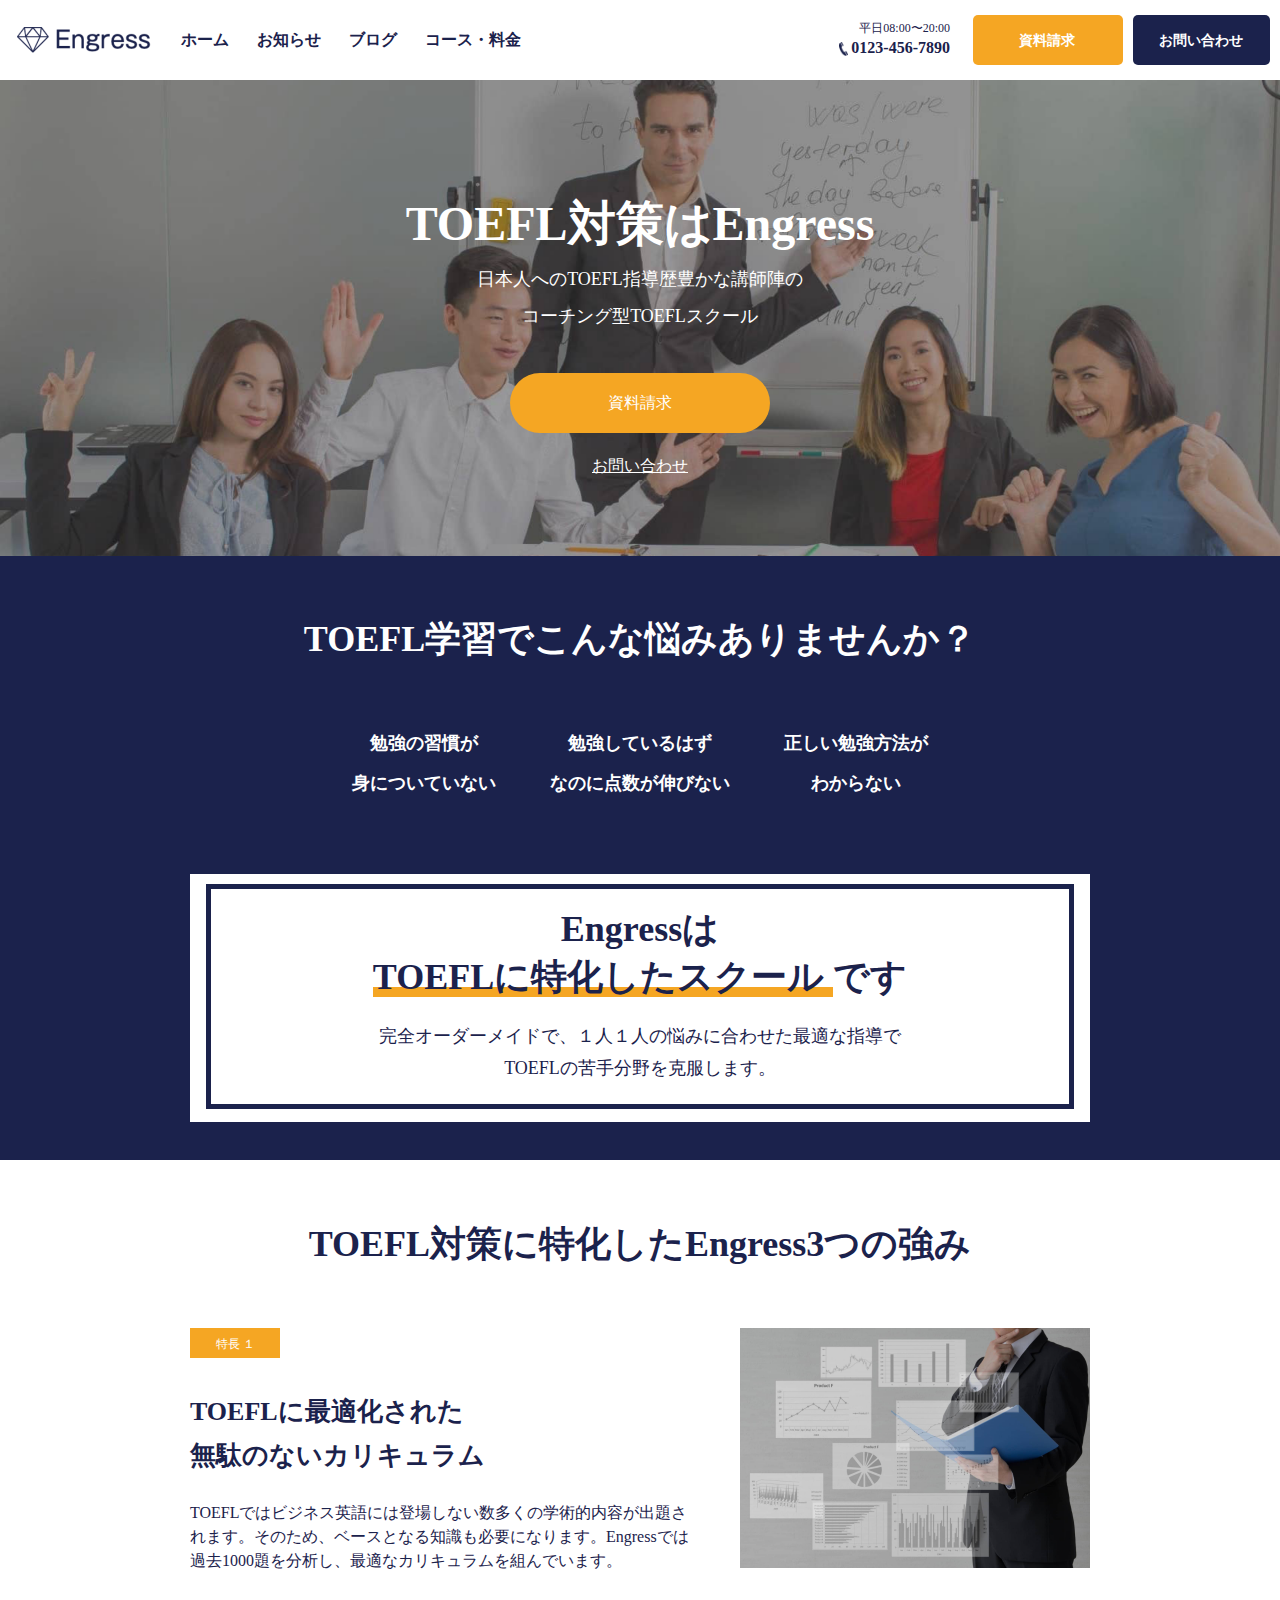
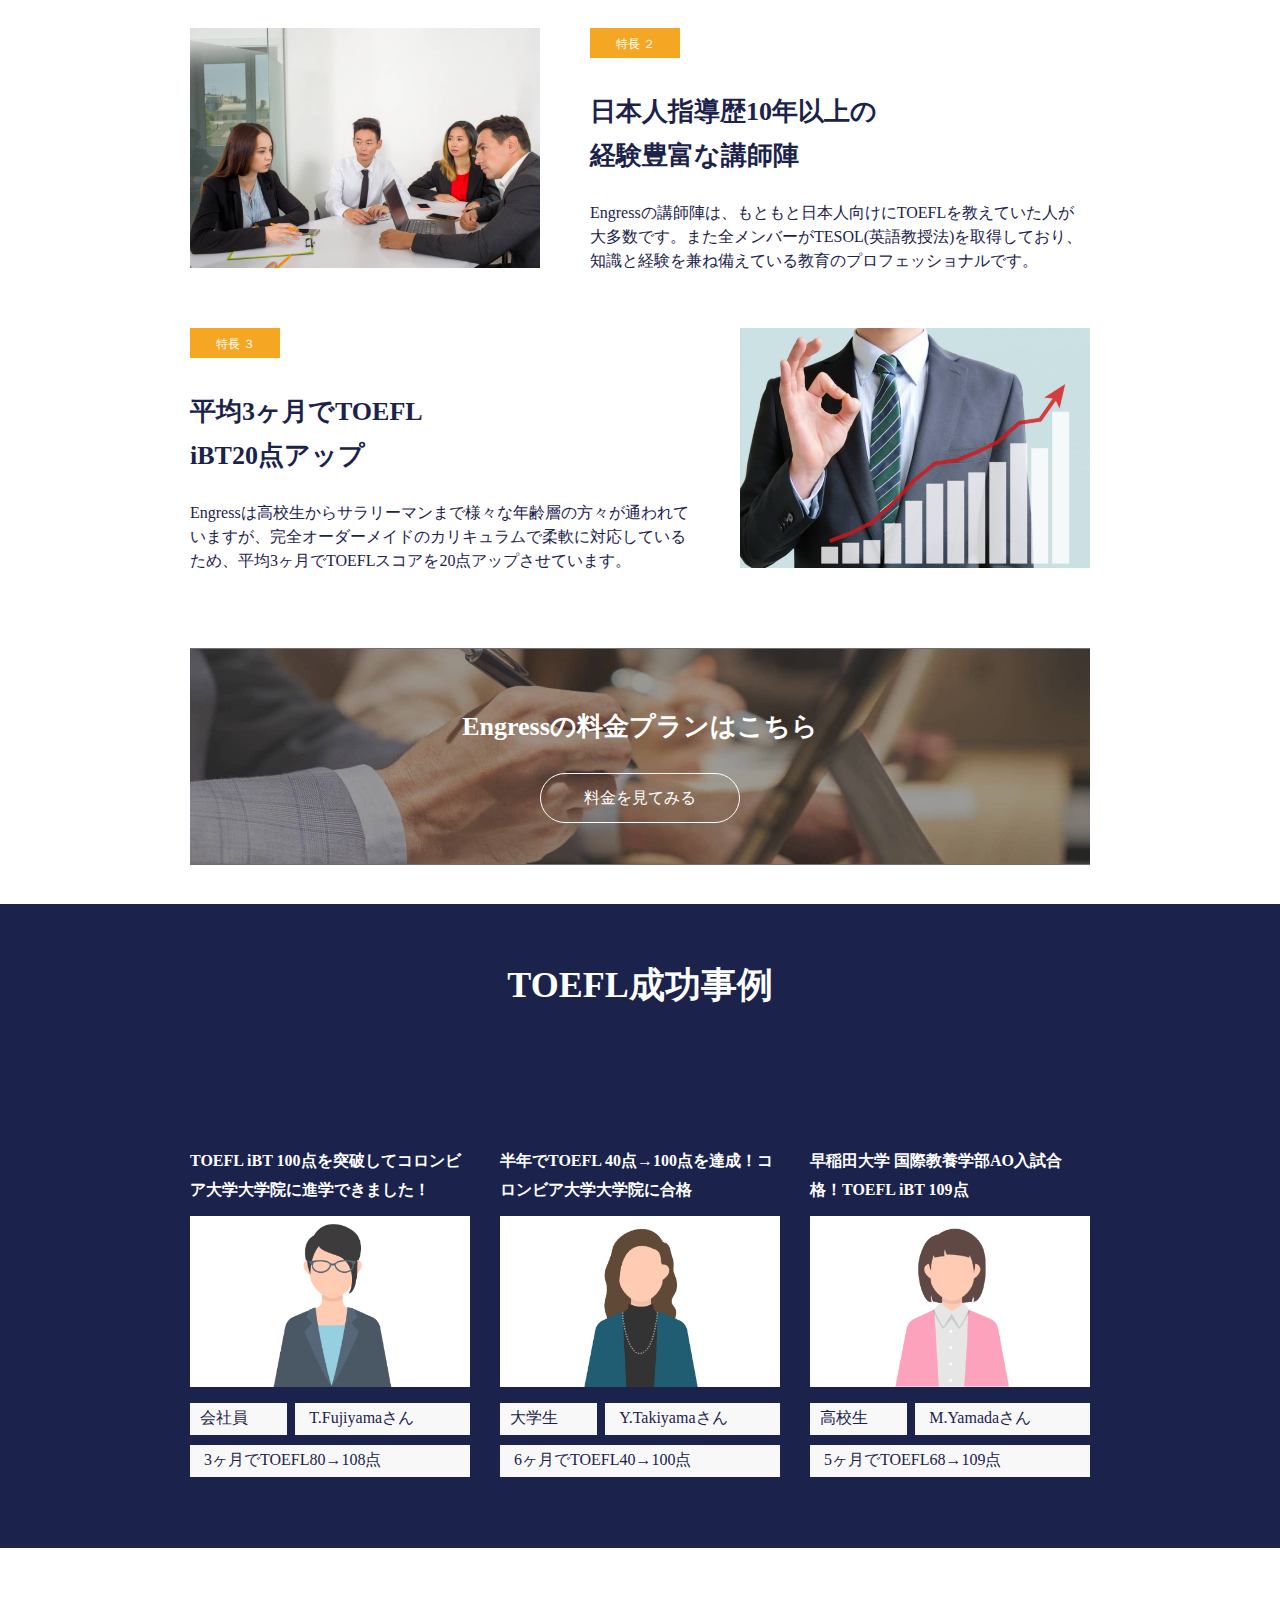
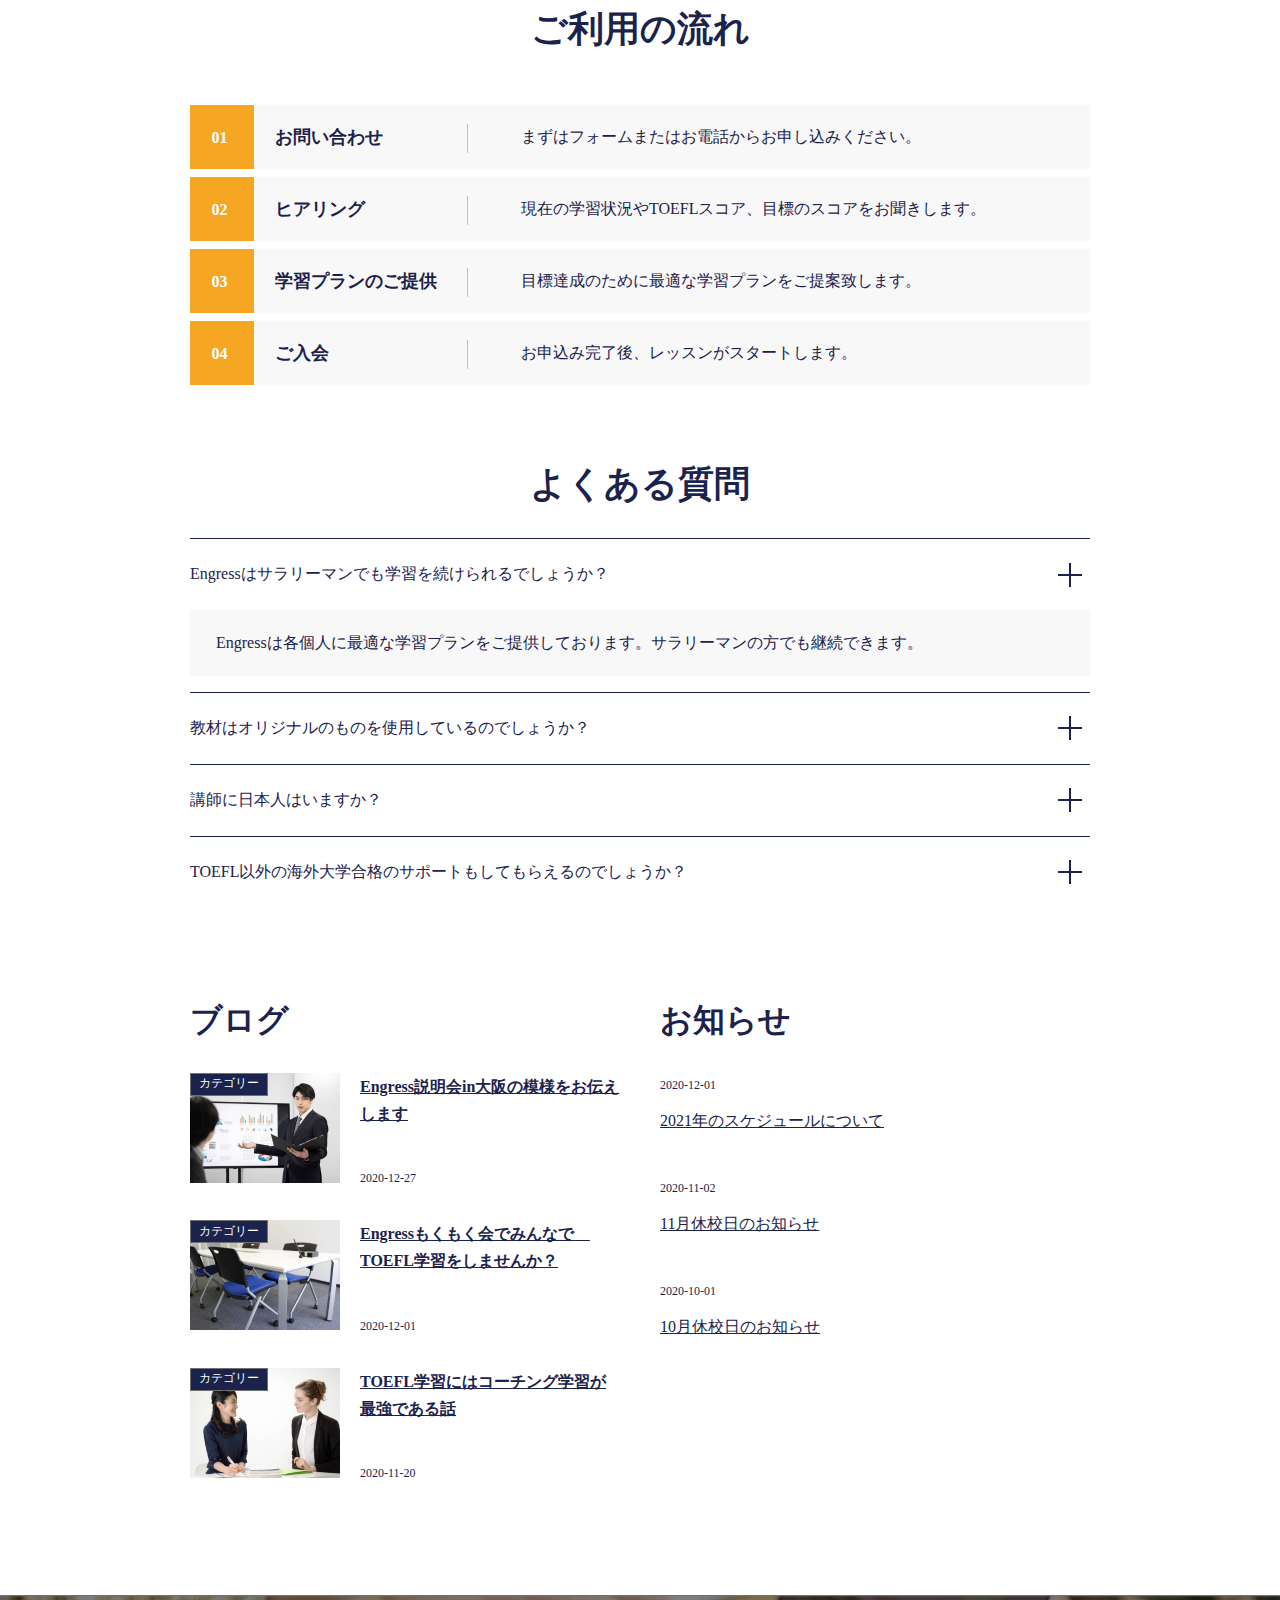
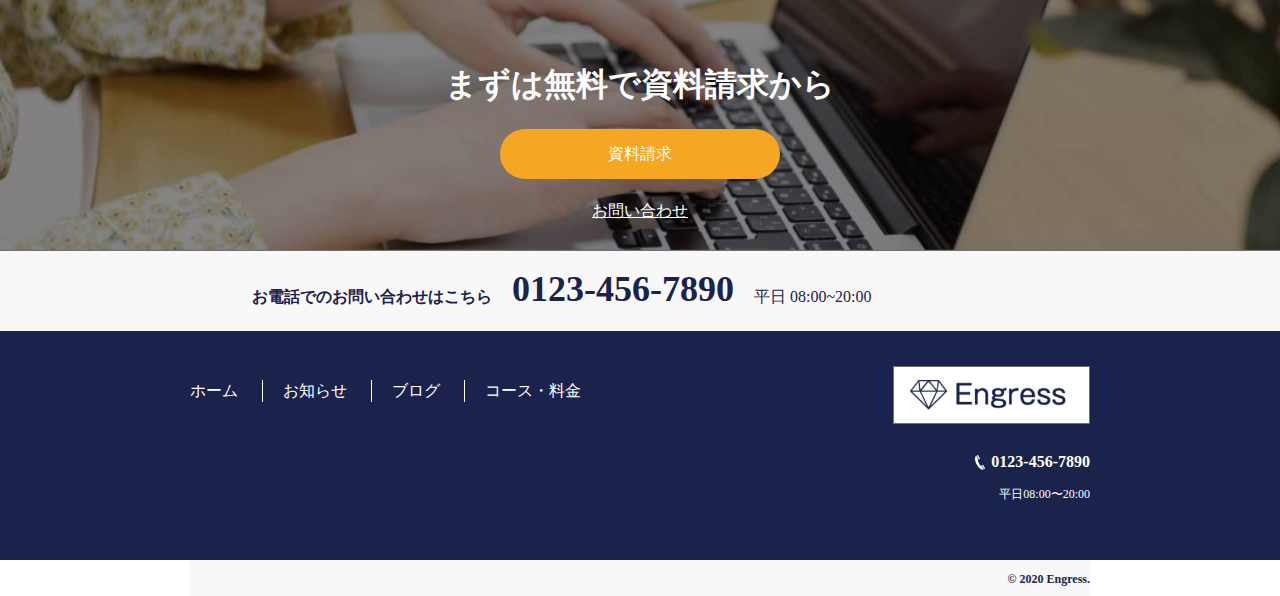
<file: index.html>
<!DOCTYPE html>
<html lang="ja">

<head>
  <meta charset="UTF-8">
  <meta name="viewport" content="width=device-width, initial-scale=1.0">
  <meta name="format-detection" content="telephone=no">
  <meta name="robots" content="noindex">
  <!-- <link rel="stylesheet" href="reset.css"> -->
  <link rel="stylesheet" href="style.css">
  <link rel="icon" type="image/png" href="images/favicon.ico">
  <title>Engress</title>
  <meta name="title" content="Engress">
  <meta name="description" content="日本人へのTOEFL指導歴豊かな講師陣の コーチング型TOEFLスクール">


<!-- Open Graph / Facebook -->
<!-- Twitter -->
<!-- <link rel="stylesheet" href="dist/aos.css"> -->
<script src="https://cdn.jsdelivr.net/npm/jquery@3/dist/jquery.min.js"></script>
<!-- <link rel="stylesheet" href="https://cdn.jsdelivr.net/npm/flatpickr/dist/flatpickr.min.css"> -->
<!-- <script src="https://cdn.jsdelivr.net/npm/flatpickr"></script> -->
</head>


<body>

  <header class="header" id="header">
    <div class="header-inner">
        <a href="#" class="logo">
          <img src="images/logo.png" alt="Engress">
        </a>
      <nav class="globalNav" id="globalNav">
        <ul class="topics">
          <li class="list_item"><a href="index.html" class="topics_detail">ホーム</a></li>
          <li class="list_item"><a href="news.html" class="topics_detail">お知らせ</a></li>
          <li class="list_item"><a href="blog.html" class="topics_detail">ブログ</a></li>
          <li class="list_item"><a href="price.html" class="topics_detail">コース・料金</a></li>
        </ul>
      </nav>
      <div class="gnav-btn">
            <span></span>
            <span></span>
            <span></span>
      </div>
      <div class="contact-time">
        <p>平日08:00〜20:00</p>
        <a href="0123-456-7890" class="call">0123-456-7890</a>
      </div>
      <a href="#" class="button1">資料請求</a>
      <a href="contact.html" class="button2">お問い合わせ</a>
    </div>
  </header>

<div class="main-view">
  <div class="upper-view">
    <h1>TOEFL対策はEngress</h1>
    <p>日本人へのTOEFL指導歴豊かな講師陣の<br>コーチング型TOEFLスクール</p>
    <a href="#" class="rq">資料請求</a>
    <a href="contact.html" class="ct">お問い合わせ</a>
  </div>

  <div class="bottom-view">
    <h2>TOEFL学習でこんな悩みありませんか？</h2>
    <div class="bottom-view-container">
      <p>勉強の習慣が<br>身についていない</p>
      <p>勉強しているはず<br>なのに点数が伸びない</p>
      <p>正しい勉強方法が<br>わからない</p>
    </div>
    <div class="bv-list">
      <div class="bv-wrap">
        <h2>Engressは<br><span>TOEFLに特化したスクール</span> です</h2>
        <p>完全オーダーメイドで、１人１人の悩みに合わせた最適な指導で<br>TOEFLの苦手分野を克服します。</p>
      </div>
    </div>
  </div>

</div>

<main class="main-contents">
  <div class="main-container">
    <div class="first-contents">
      <div class="first-container">
        <h2>TOEFL対策に特化したEngress3つの強み</h2>


        <div class="first-content">
          <div class="first-content-wrapper">
            <div class="fl-content">
              <div class="feature">
                <p>特長 １</p>
              </div>
              <h3 class="fadeIn">
                TOEFLに最適化された<br>無駄のないカリキュラム
              </h3>
              <p class="fadeIn">
                TOEFLではビジネス英語には登場しない数多くの学術的内容が出題されます。そのため、ベースとなる知識も必要になります。Engressでは過去1000題を分析し、最適なカリキュラムを組んでいます。
              </p>
            </div><!-- fl-content -->
            <div class="fr-content">
              <img class="first-image" src="images/feature01.png" alt="">
            </div>
          </div>
        </div><!-- first_content -->


        <div class="second-content">
          <div class="second-content-wrapper">
            <div class="sl-content">
              <img class="second-image" src="images/feature02.png" alt="">
            </div>
            <div class="sr-content">
              <div class="feature">
                <p>特長 ２</p>
              </div>
              <h3>
                日本人指導歴10年以上の<br>経験豊富な講師陣
              </h3>
              <p>
                Engressの講師陣は、もともと日本人向けにTOEFLを教えていた人が大多数です。また全メンバーがTESOL(英語教授法)を取得しており、知識と経験を兼ね備えている教育のプロフェッショナルです。
              </p>
            </div><!-- sr-content -->
          </div>
        </div><!-- second_content -->


        <div class="third-content">
          <div class="third-content-wrapper">
            <div class="tl-content">
              <div class="feature">
                <p>特長 ３</p>
              </div>
              <h3>
                平均3ヶ月でTOEFL<br>iBT20点アップ
              </h3>
              <p>
                Engressは高校生からサラリーマンまで様々な年齢層の方々が通われていますが、完全オーダーメイドのカリキュラムで柔軟に対応しているため、平均3ヶ月でTOEFLスコアを20点アップさせています。
              </p>
            </div><!-- tl-content -->
            <div class="tr-content">
              <img class="third-image" src="images/feature03.png" alt="">
            </div>
          </div>
        </div><!-- third_content -->

      </div><!-- container -->
      <div class="price">
        <h3>Engressの料金プランはこちら</h3>
        <a href="price.html" class="button3">料金を見てみる</a>
      </div>
    </div><!-- first-contents -->



    <div class="second-contents">
      <h2>TOEFL成功事例</h2>

      <div class="wp">
        <div class="wrapper">
          <p>TOEFL iBT 100点を突破してコロンビア大学大学院に進学できました！</p>
          <div class="pic">
            <img src="images/model01.png" alt="">
          </div>
          <div class="details">
            <p class="works">会社員</p>
            <p class="name">T.Fujiyamaさん</p>
          </div>
          <p class="feature">3ヶ月でTOEFL80→108点</p>
        </div>

        <div class="wrapper">
          <p>半年でTOEFL 40点→100点を達成！コロンビア大学大学院に合格</p>
          <div class="pic">
            <img src="images/model02.png" alt="">
          </div>
          <div class="details">
            <p class="works">大学生</p>
            <p class="name">Y.Takiyamaさん</p>
          </div>
          <p class="feature">6ヶ月でTOEFL40→100点</p>
        </div>

        <div class="wrapper">
          <p>早稲田大学 国際教養学部AO入試合格！TOEFL iBT 109点</p>
          <div class="pic">
            <img src="images/model03.png" alt="">
          </div>
          <div class="details">
            <p class="works">高校生</p>
            <p class="name">M.Yamadaさん</p>
          </div>
          <p class="feature">5ヶ月でTOEFL68→109点</p>
        </div>
      </div>

    </div>


    <div class="third-contents">
      <div class="third-container">
        <h2>ご利用の流れ</h2>
        <div class="first-block">
            <div class="fb-item">
              <div class="number">01</div>
              <div class="fb-info">
                <h4>お問い合わせ</h4>
                <p>まずはフォームまたはお電話からお申し込みください。</p>
              </div>
            </div><!-- fb_item -->
            <div class="fb-item">
              <div class="number">02</div>
              <div class="fb-info">
                <h4>ヒアリング</h4>
                <p>現在の学習状況やTOEFLスコア、目標のスコアをお聞きします。</p>
              </div>
            </div><!-- fb_item -->
            <div class="fb-item">
              <div class="number">03</div>
              <div class="fb-info">
                <h4>学習プランのご提供</h4>
                <p>目標達成のために最適な学習プランをご提案致します。</p>
              </div>
            </div><!-- fb_item -->
            <div class="fb-item">
              <div class="number">04</div>
              <div class="fb-info">
                <h4>ご入会</h4>
                <p>お申込み完了後、レッスンがスタートします。</p>
              </div>
            </div><!-- fb_item -->
        </div>
        <!-- <div class="faq-container">
          <div class="faq-list-wrapper"> -->
            <div class="second-block">
              <h2>よくある質問</h2>
              <dl class="faq-list">
                <dt class="faq-list-q">Engressはサラリーマンでも学習を続けられるでしょうか？<span class="toggle-btn">開く</span></dt>
                <dd class="faq-list-a">Engressは各個人に最適な学習プランをご提供しております。サラリーマンの方でも継続できます。
                </dd>
                <dt class="faq-list-q">教材はオリジナルのものを使用しているのでしょうか？<span class="toggle-btn">開く</span></dt>
                <dd class="faq-list-a">教材は完全オリジナルのものを使用しております。内容は半年に一度見直しております。</dd>
                <dl class="faq-list-q">講師に日本人はいますか？<span class="toggle-btn">開く</span></dl>
                <dd class="faq-list-a">弊社に在籍する講師のうち、約半数が日本人です。</dd>
                <dl class="faq-list-q">TOEFL以外の海外大学合格のサポートもしてもらえるのでしょうか？<span class="toggle-btn">開く</span></dl>
                <dd class="faq-list-a">弊社はTOEFL特化型のスクールでございますので、海外大学合格サポートはしておりません。</dd>
                <dl class="faq-list-q"></dl>
                <!-- <dd class="faq-list-a">弊社はTOEFL特化型のスクールでございますので、海外大学合格サポートは致しておりません。</dd> -->
              </dl>
            </div>
          <!-- </div>faq_list_wrapper -->
        <!-- </div>faq-container -->



        <div class="third-block">
          <div class="blog">
            <h3>ブログ</h3>
              <div class="blog-item">
                <figure class="blog-image"><img src="images/sample01.png" alt=""></figure>
                <div class="category">カテゴリー</div>
                <div class="blog-info">
                  <a href="blog_detail.html">Engress説明会in大阪の模様をお伝えします</a>
                  <!-- <h4>Engress説明会in大阪の模様をお伝えします</h4> -->
                  <time datetime="2020-12-27">2020-12-27</time>
                </div>
              </div><!-- blog-item -->
              <div class="blog-item">
                <figure class="blog-image"><img src="images/sample02.png" alt=""></figure>
                <div class="category">カテゴリー</div>
                <div class="blog-info">
                  <a href="blog_detail.html">Engressもくもく会でみんなで　TOEFL学習をしませんか？</a>
                  <!-- <h4>Engressもくもく会でみんなで　TOEFL学習をしませんか？</h4> -->
                  <time datetime="2020-12-01">2020-12-01</time>
                </div>
              </div><!-- blog-item -->
              <div class="blog-item">
                <figure class="blog-image"><img src="images/sample03.png" alt=""></figure>
                <div class="category">カテゴリー</div>
                <div class="blog-info">
                  <a href="blog_detail.html">TOEFL学習にはコーチング学習が最強である話</a>
                  <!-- <h4>TOEFL学習にはコーチング学習が最強である話</h4> -->
                  <time datetime="2020-11-20">2020-11-20</time>
                </div>
              </div><!-- blog-item -->
          </div>
          <div class="info">
            <h3>お知らせ</h3>
              <div class="info-item">
                <time datetime="2020-12-01">2020-12-01</time>
                <a href="news_detail.html">2021年のスケジュールについて</a>
                  <!-- <p>2021年のスケジュールについて</p> -->
              </div>
              <div class="info-item">
                <time datetime="2020-11-02">2020-11-02</time>
                <a href="news_detail.html">11月休校日のお知らせ</a>
                  <!-- <p>11月休校日のお知らせ</p> -->
              </div>
              <div class="info-item">
                <time datetime="2020-10-01">2020-10-01</time>
                <a href="news_detail.html">10月休校日のお知らせ</a>
                  <!-- <p>10月休校日のお知らせ</p> -->
              </div>
          </div>
        </div>




      </div>
    </div>


  </div><!-- main-container -->
</main>

<footer class="footer">
<div class="upper-footer">
  <div class="upper-upper">
    <h3>まずは無料で資料請求から</h3>
    <a href="#" class="rq">資料請求</a>
    <a href="contact.html" class="ct">お問い合わせ</a>
  </div>
  <div class="upper-bottom">
      <div class="upper-bottom-wrap">
        <p>お電話でのお問い合わせはこちら</p>
        <h2>0123-456-7890</h2>
        <p>平日 08:00~20:00</p>
      </div>
  </div>
</div>


<div class="bottom-footer">
  <div class="bottom-upper-wrapper">
    <div class="bottom-upper">
      <div class="footer-menu">
        <a href="index.html">ホーム</a>
        <a href="news.html">お知らせ</a>
        <a href="blog.html">ブログ</a>
        <a href="price.html">コース・料金</a>
      </div>
      <div class="footer-logo">
        <a href="#" class="logo">
          <img src="images/logo.png" alt="Engress">
        </a>
        <div class="contacts">
          <a href="0123-456-7890" class="call">0123-456-7890</a>
          <p>平日08:00〜20:00</p>
        </div>
      </div>
    </div>
  </div>
  <div class="bottom-bottom">
    <p>© 2020 Engress.</p>
  </div>
</div>
</footer>


<!-- <script src="dist/aos.js"></script> -->
<script src="https://ajax.googleapis.com/ajax/libs/jquery/1.11.0/jquery.min.js"></script>
<script src="https://code.jquery.com/jquery-2.2.4.js" integrity="sha256-iT6Q9iMJYuQiMWNd9lDyBUStIq/8PuOW33aOqmvFpqI="
  crossorigin="anonymous"></script>
<script src="script.js"></script>

</body>



</html>
</file>
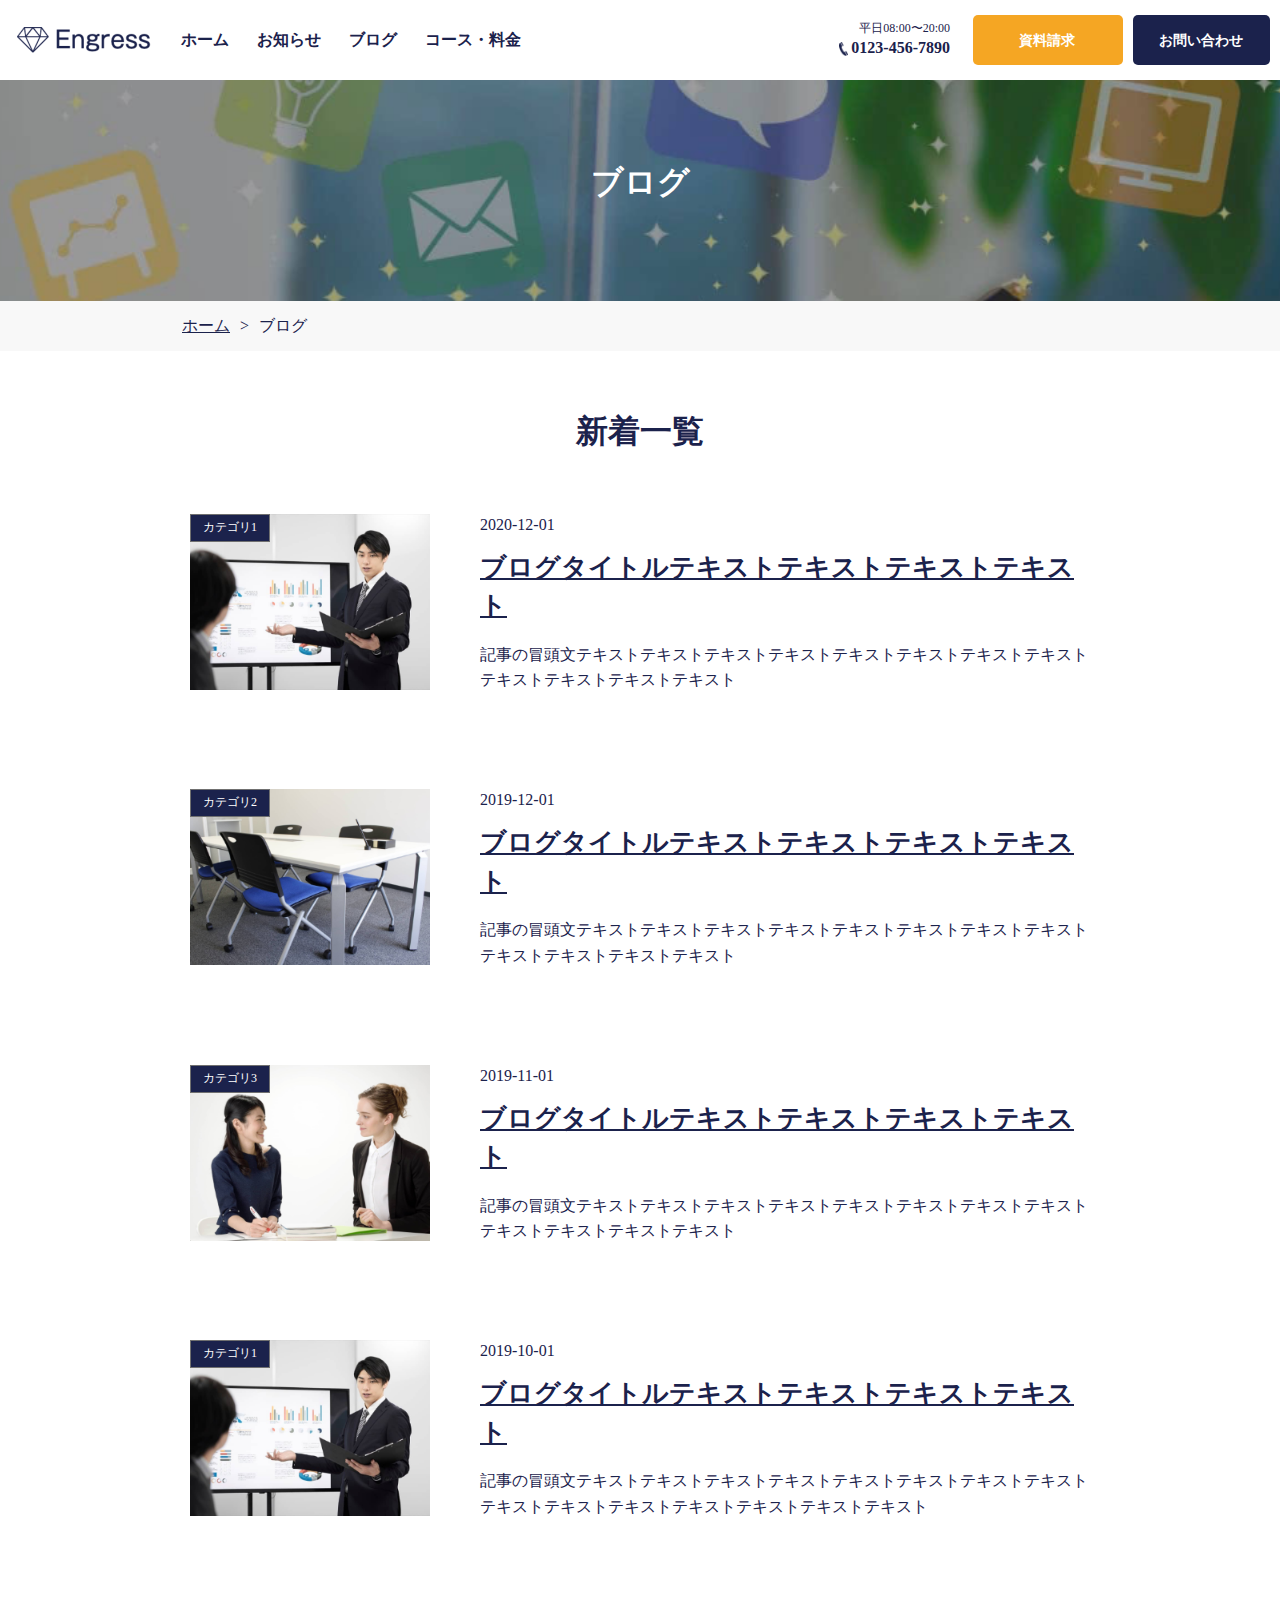
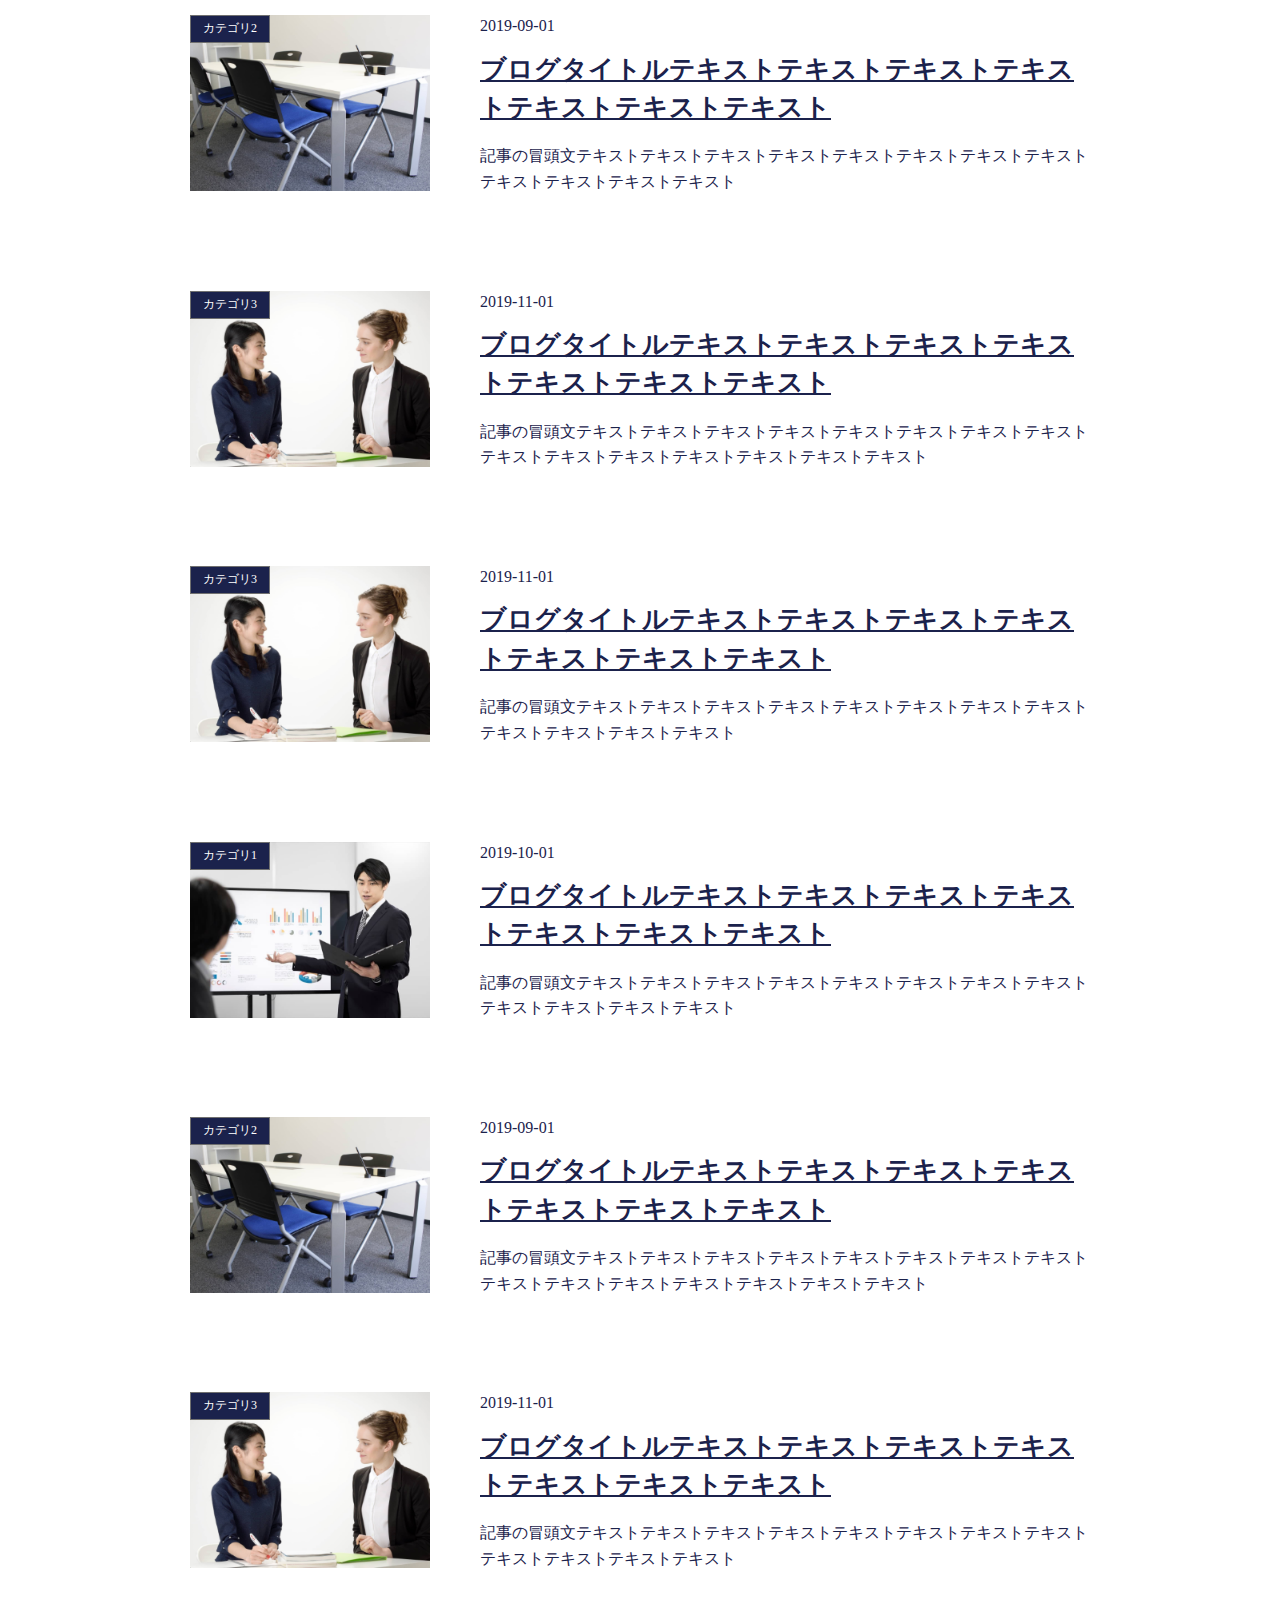
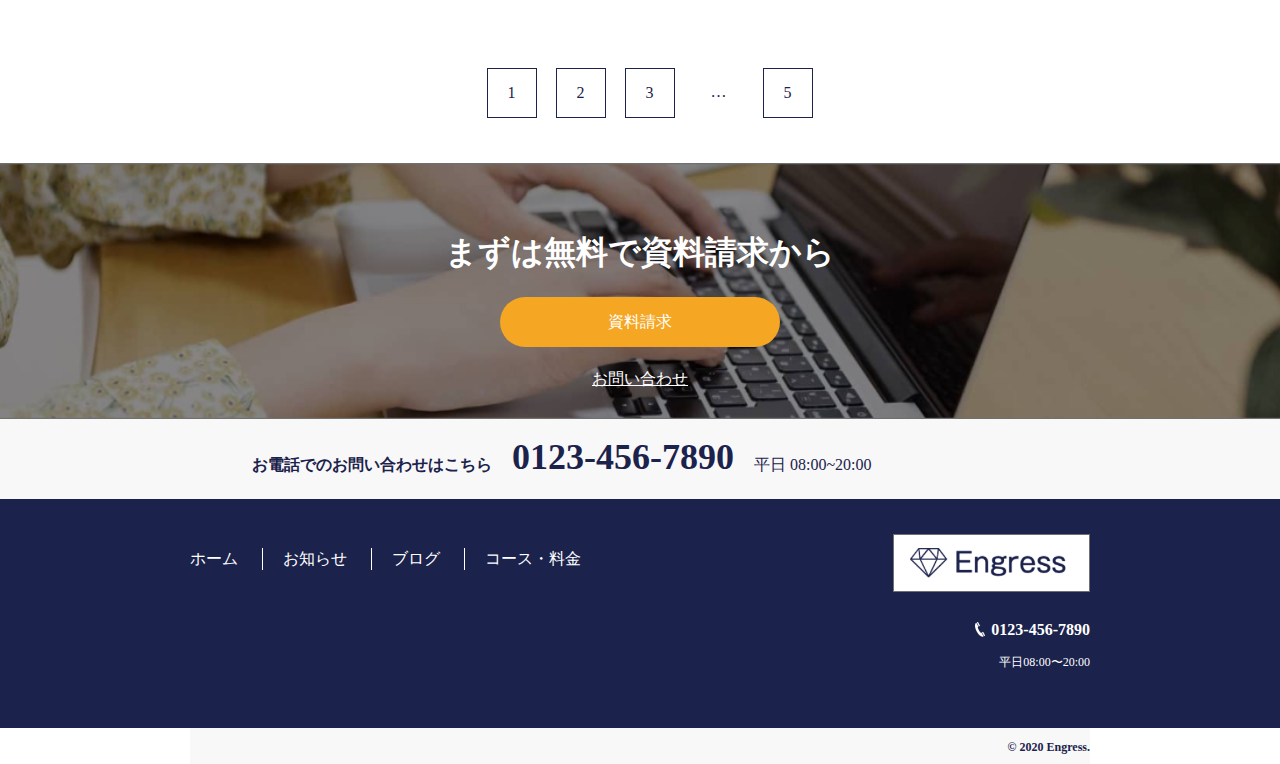
<file: blog.html>
<!DOCTYPE html>
<html lang="ja">

<head>
  <meta charset="UTF-8">
  <meta name="viewport" content="width=device-width, initial-scale=1.0">
  <meta name="format-detection" content="telephone=no">
  <meta name="robots" content="noindex">
  <!-- <link rel="stylesheet" href="reset.css"> -->
  <link rel="stylesheet" href="style.css">
  <link rel="icon" type="image/png" href="images/favicon.ico">
  <title>Engress</title>
  <meta name="title" content="Engress">
  <meta name="description" content="日本人へのTOEFL指導歴豊かな講師陣の コーチング型TOEFLスクール">


<!-- Open Graph / Facebook -->
<!-- Twitter -->
<!-- <link rel="stylesheet" href="dist/aos.css"> -->
<script src="https://cdn.jsdelivr.net/npm/jquery@3/dist/jquery.min.js"></script>
<!-- <link rel="stylesheet" href="https://cdn.jsdelivr.net/npm/flatpickr/dist/flatpickr.min.css"> -->
<!-- <script src="https://cdn.jsdelivr.net/npm/flatpickr"></script> -->
</head>


<body>

  <header class="header" id="header">
    <div class="header-inner">
        <a href="#" class="logo">
          <img src="images/logo.png" alt="Engress">
        </a>
      <nav class="globalNav" id="globalNav">
        <ul class="topics">
          <li class="list_item"><a href="index.html" class="topics_detail">ホーム</a></li>
          <li class="list_item"><a href="news.html" class="topics_detail">お知らせ</a></li>
          <li class="list_item"><a href="blog.html" class="topics_detail">ブログ</a></li>
          <li class="list_item"><a href="price.html" class="topics_detail">コース・料金</a></li>
        </ul>
      </nav>
      <div class="gnav-btn">
            <span></span>
            <span></span>
            <span></span>
      </div>
      <div class="contact-time">
        <p>平日08:00〜20:00</p>
        <a href="0123-456-7890" class="call">0123-456-7890</a>
      </div>
      <a href="#" class="button1">資料請求</a>
      <a href="contact.html" class="button2">お問い合わせ</a>
    </div>
  </header>

<div class="top-pic-blog">
  <h2>ブログ</h2>
</div>


<div class="pan">
  <div class="pan-wrap">
    <a href="index.html">ホーム</a>
    <p>&nbsp;>&nbsp;</p>
    <a href="blog.html">ブログ</a>
  </div>
</div>



<main class="blog-detail">
  <div class="blog-detail-1">
    <h2>新着一覧</h2>
      <div class="blog-item">
        <figure class="blog-image"><img src="images/sample01.png" alt=""></figure>
        <div class="category">カテゴリ1</div>
        <div class="blog-info">
          <time datetime="2020-12-01">2020-12-01</time>
          <a href="blog_detail.html">ブログタイトルテキストテキストテキストテキスト</a>
          <!-- <h4>ブログタイトルテキストテキストテキストテキスト</h4> -->
          <p>記事の冒頭文テキストテキストテキストテキストテキストテキストテキストテキストテキストテキストテキストテキスト</p>
        </div>
      </div><!-- blog-item -->
      <div class="blog-item">
        <figure class="blog-image"><img src="images/sample02.png" alt=""></figure>
        <div class="category">カテゴリ2</div>
        <div class="blog-info">
          <time datetime="2019-12-01">2019-12-01</time>
          <a href="blog_detail.html">ブログタイトルテキストテキストテキストテキスト</a>
          <!-- <h4>ブログタイトルテキストテキストテキストテキスト</h4> -->
          <p>記事の冒頭文テキストテキストテキストテキストテキストテキストテキストテキストテキストテキストテキストテキスト</p>
        </div>
      </div><!-- blog-item -->
      <div class="blog-item">
        <figure class="blog-image"><img src="images/sample03.png" alt=""></figure>
        <div class="category">カテゴリ3</div>
        <div class="blog-info">
          <time datetime="2019-11-01">2019-11-01</time>
          <!-- <h4>ブログタイトルテキストテキストテキストテキスト</h4> -->
          <a href="blog_detail.html">ブログタイトルテキストテキストテキストテキスト</a>
          <p>記事の冒頭文テキストテキストテキストテキストテキストテキストテキストテキストテキストテキストテキストテキスト</p>
        </div>
      </div><!-- blog-item -->
      <div class="blog-item">
        <figure class="blog-image"><img src="images/sample01.png" alt=""></figure>
        <div class="category">カテゴリ1</div>
        <div class="blog-info">
          <time datetime="2019-10-01">2019-10-01</time>
          <a href="blog_detail.html">ブログタイトルテキストテキストテキストテキスト</a>
          <!-- <h4>ブログタイトルテキストテキストテキストテキスト</h4> -->
          <p>記事の冒頭文テキストテキストテキストテキストテキストテキストテキストテキストテキストテキストテキストテキストテキストテキストテキスト</p>
        </div>
      </div><!-- blog-item -->
      <div class="blog-item">
        <figure class="blog-image"><img src="images/sample02.png" alt=""></figure>
        <div class="category">カテゴリ2</div>
        <div class="blog-info">
          <time datetime="2019-09-01">2019-09-01</time>
          <a href="blog_detail.html">ブログタイトルテキストテキストテキストテキストテキストテキストテキスト</a>
          <p>記事の冒頭文テキストテキストテキストテキストテキストテキストテキストテキストテキストテキストテキストテキスト</p>
        </div>
      </div><!-- blog-item -->
      <div class="blog-item">
        <figure class="blog-image"><img src="images/sample03.png" alt=""></figure>
        <div class="category">カテゴリ3</div>
        <div class="blog-info">
          <time datetime="2019-11-01">2019-11-01</time>
          <a href="blog_detail.html">ブログタイトルテキストテキストテキストテキストテキストテキストテキスト</a>
          <!-- <h4>ブログタイトルテキストテキストテキストテキストテキストテキスト</h4> -->
          <p>記事の冒頭文テキストテキストテキストテキストテキストテキストテキストテキストテキストテキストテキストテキストテキストテキストテキスト</p>
        </div>
      </div><!-- blog-item -->
      <div class="blog-item">
        <figure class="blog-image"><img src="images/sample03.png" alt=""></figure>
        <div class="category">カテゴリ3</div>
        <div class="blog-info">
          <time datetime="2019-11-01">2019-11-01</time>
          <a href="blog_detail.html">ブログタイトルテキストテキストテキストテキストテキストテキストテキスト</a>
          <!-- <h4>ブログタイトルテキストテキストテキストテキストテキストテキストテキスト</h4> -->
          <p>記事の冒頭文テキストテキストテキストテキストテキストテキストテキストテキストテキストテキストテキストテキスト</p>
        </div>
      </div><!-- blog-item -->
      <div class="blog-item">
        <figure class="blog-image"><img src="images/sample01.png" alt=""></figure>
        <div class="category">カテゴリ1</div>
        <div class="blog-info">
          <time datetime="2019-10-01">2019-10-01</time>
          <a href="blog_detail.html">ブログタイトルテキストテキストテキストテキストテキストテキストテキスト</a>
          <!-- <h4>ブログタイトルテキストテキストテキストテキストテキストテキスト</h4> -->
          <p>記事の冒頭文テキストテキストテキストテキストテキストテキストテキストテキストテキストテキストテキストテキスト</p>
        </div>
      </div><!-- blog-item -->
      <div class="blog-item">
        <figure class="blog-image"><img src="images/sample02.png" alt=""></figure>
        <div class="category">カテゴリ2</div>
        <div class="blog-info">
          <time datetime="2019-09-01">2019-09-01</time>
          <!-- <h4>ブログタイトルテキストテキストテキストテキストテキストテキストテキスト</h4> -->
          <a href="blog_detail.html">ブログタイトルテキストテキストテキストテキストテキストテキストテキスト</a>
          <p>記事の冒頭文テキストテキストテキストテキストテキストテキストテキストテキストテキストテキストテキストテキストテキストテキストテキスト</p>
        </div>
      </div><!-- blog-item -->
      <div class="blog-item">
        <figure class="blog-image"><img src="images/sample03.png" alt=""></figure>
        <div class="category">カテゴリ3</div>
        <div class="blog-info">
          <time datetime="2019-11-01">2019-11-01</time>
          <a href="blog_detail.html">ブログタイトルテキストテキストテキストテキストテキストテキストテキスト</a>
          <!-- <h4>ブログタイトルテキストテキストテキストテキストテキストテキスト</h4> -->
          <p>記事の冒頭文テキストテキストテキストテキストテキストテキストテキストテキストテキストテキストテキストテキスト</p>
        </div>
      </div><!-- blog-item -->

  </div><!-- blog-detail-1 -->
</main>

<div class="page-nation">
  <div class="page-wrap">
    <div class="num">
      <a href="#">1</a>
    </div>
    <div class="num">
      <a href="#">2</a>
    </div>
    <div class="num">
      <a href="#">3</a>
    </div>
    <div class="num">
      <a href="#">…</a>
    </div>
    <div class="num">
      <a href="#">5</a>
    </div>
  </div>
</div>



<footer class="footer">
<div class="upper-footer">
  <div class="upper-upper">
    <h3>まずは無料で資料請求から</h3>
    <a href="#" class="rq">資料請求</a>
    <a href="contact.html" class="ct">お問い合わせ</a>
  </div>
  <div class="upper-bottom">
      <div class="upper-bottom-wrap">
        <p>お電話でのお問い合わせはこちら</p>
        <h2>0123-456-7890</h2>
        <p>平日 08:00~20:00</p>
      </div>
  </div>
</div>


<div class="bottom-footer">
  <div class="bottom-upper-wrapper">
    <div class="bottom-upper">
      <div class="footer-menu">
        <a href="index.html">ホーム</a>
        <a href="news.html">お知らせ</a>
        <a href="blog.html">ブログ</a>
        <a href="price.html">コース・料金</a>
      </div>
      <div class="footer-logo">
        <a href="#" class="logo">
          <img src="images/logo.png" alt="Engress">
        </a>
        <div class="contacts">
          <a href="0123-456-7890" class="call">0123-456-7890</a>
          <p>平日08:00〜20:00</p>
        </div>
      </div>
    </div>
  </div>
  <div class="bottom-bottom">
    <p>© 2020 Engress.</p>
  </div>
</div>
</footer>


<!-- <script src="dist/aos.js"></script> -->
<script src="https://ajax.googleapis.com/ajax/libs/jquery/1.11.0/jquery.min.js"></script>
<script src="https://code.jquery.com/jquery-2.2.4.js" integrity="sha256-iT6Q9iMJYuQiMWNd9lDyBUStIq/8PuOW33aOqmvFpqI="
  crossorigin="anonymous"></script>
<script src="script.js"></script>

</body>



</html>
</file>
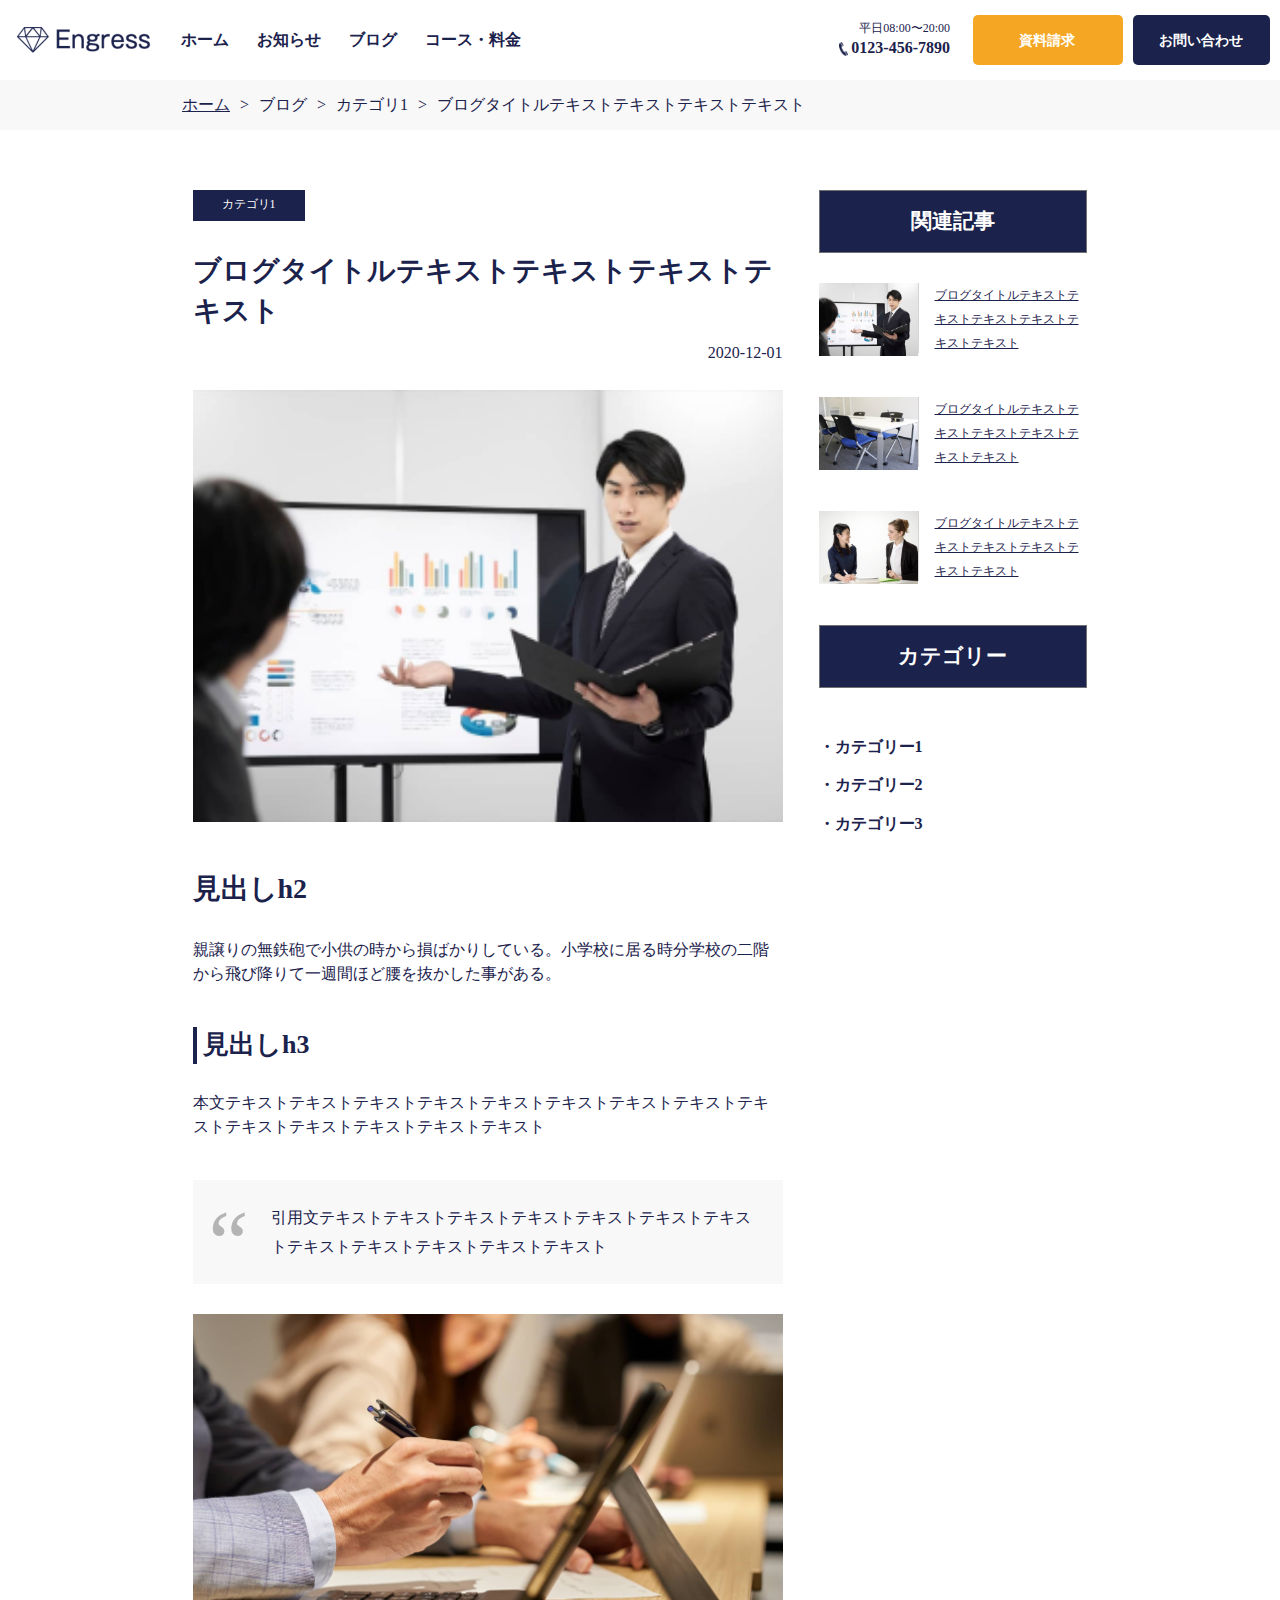
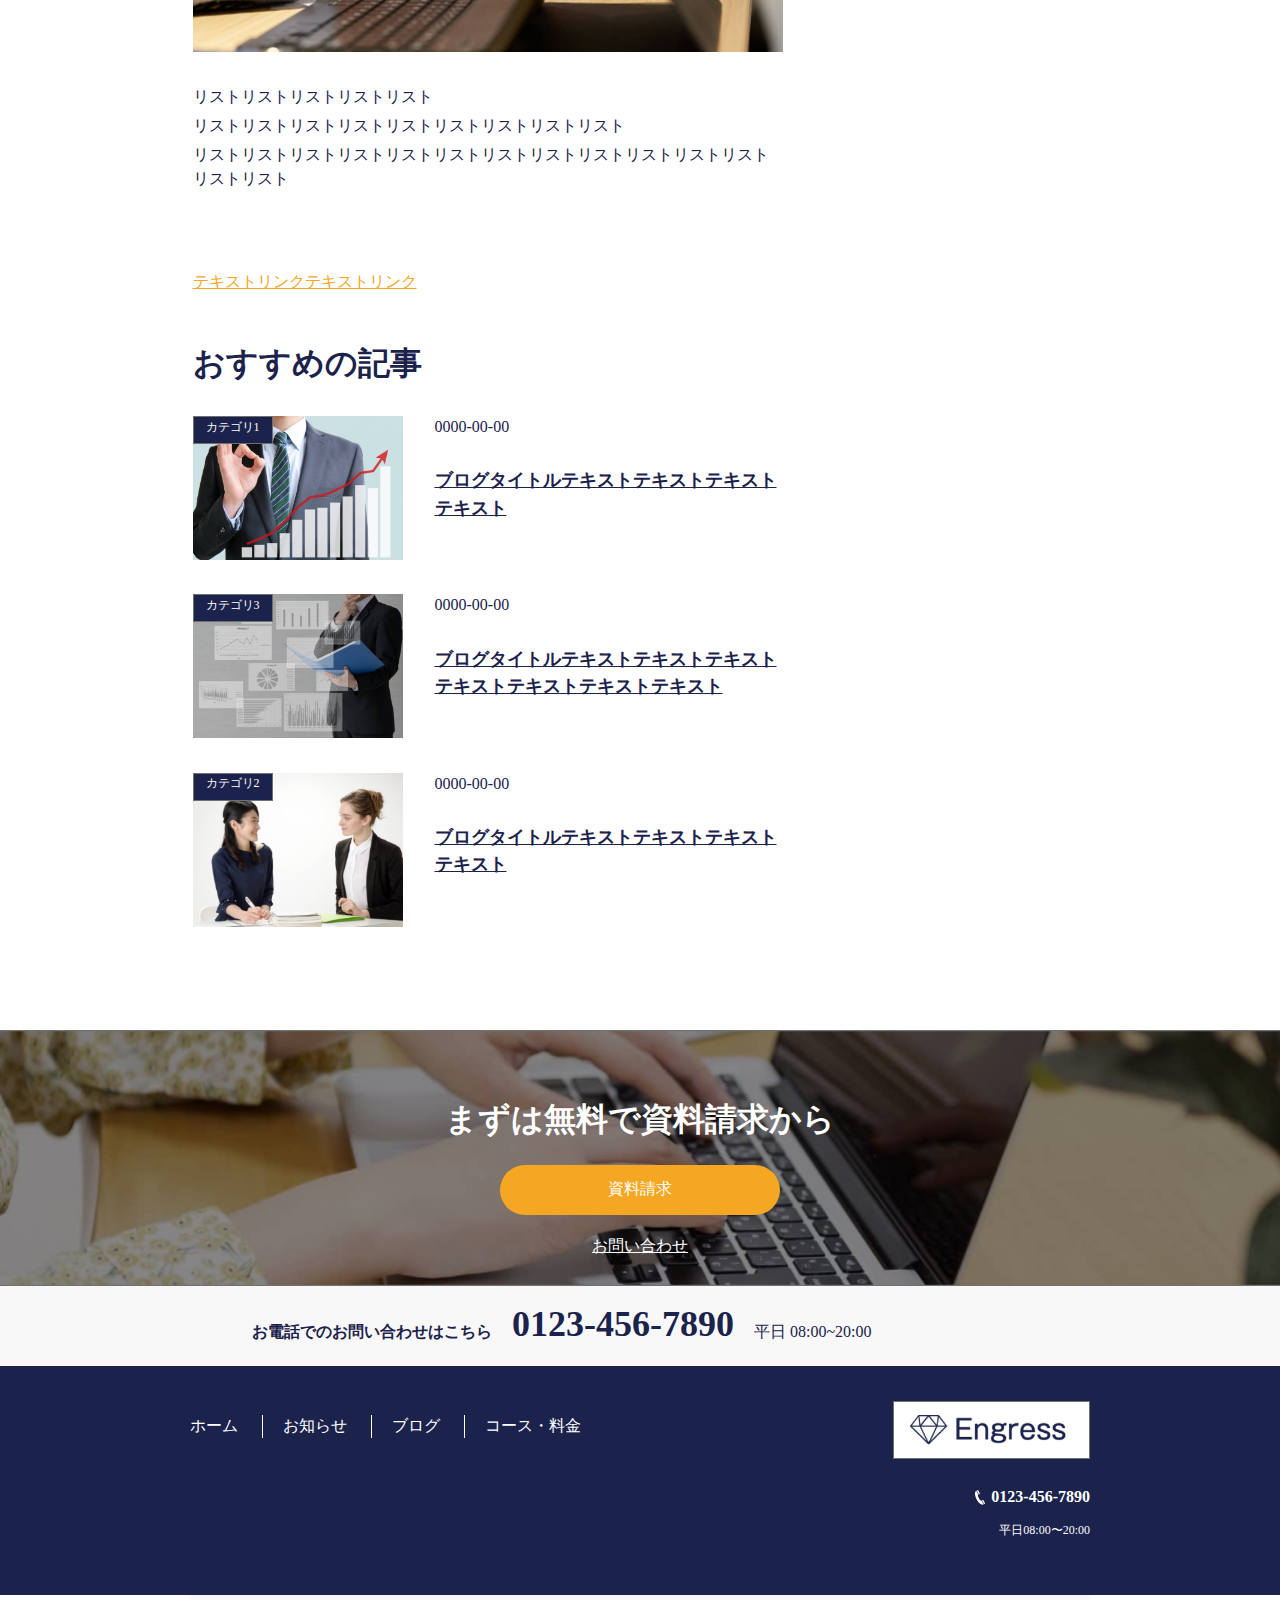
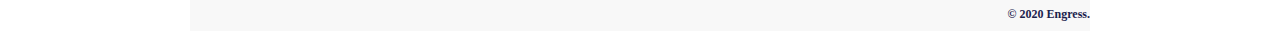
<file: blog_detail.html>
<!DOCTYPE html>
<html lang="ja">

<head>
  <meta charset="UTF-8">
  <meta name="viewport" content="width=device-width, initial-scale=1.0">
  <meta name="format-detection" content="telephone=no">
  <meta name="robots" content="noindex">
  <!-- <link rel="stylesheet" href="reset.css"> -->
  <link rel="stylesheet" href="style.css">
  <link rel="icon" type="image/png" href="images/favicon.ico">
  <title>Engress</title>
  <meta name="title" content="Engress">
  <meta name="description" content="日本人へのTOEFL指導歴豊かな講師陣の コーチング型TOEFLスクール">


<!-- Open Graph / Facebook -->
<!-- Twitter -->
<!-- <link rel="stylesheet" href="dist/aos.css"> -->
<script src="https://cdn.jsdelivr.net/npm/jquery@3/dist/jquery.min.js"></script>
<!-- <link rel="stylesheet" href="https://cdn.jsdelivr.net/npm/flatpickr/dist/flatpickr.min.css"> -->
<!-- <script src="https://cdn.jsdelivr.net/npm/flatpickr"></script> -->
</head>


<body>

  <header class="header" id="header">
    <div class="header-inner">
        <a href="#" class="logo">
          <img src="images/logo.png" alt="Engress">
        </a>
      <nav class="globalNav" id="globalNav">
        <ul class="topics">
          <li class="list_item"><a href="index.html" class="topics_detail">ホーム</a></li>
          <li class="list_item"><a href="news.html" class="topics_detail">お知らせ</a></li>
          <li class="list_item"><a href="blog.html" class="topics_detail">ブログ</a></li>
          <li class="list_item"><a href="price.html" class="topics_detail">コース・料金</a></li>
        </ul>
      </nav>
      <div class="gnav-btn">
            <span></span>
            <span></span>
            <span></span>
      </div>
      <div class="contact-time">
        <p>平日08:00〜20:00</p>
        <a href="0123-456-7890" class="call">0123-456-7890</a>
      </div>
      <a href="#" class="button1">資料請求</a>
      <a href="contact.html" class="button2">お問い合わせ</a>
    </div>
  </header>

<div class="top-pic-bd">
</div>


<div class="pan">
  <div class="pan-wrap">
    <a href="index.html">ホーム</a>
    <p>&nbsp;>&nbsp;</p>
    <a href="blog.html">ブログ</a>
    <p>&nbsp;>&nbsp;</p>
    <a href="blog.html">カテゴリ1</a>
    <p>&nbsp;>&nbsp;</p>
    <a href="blog.html">ブログタイトルテキストテキストテキストテキスト</a>
  </div>
</div>


<div class="all-wrap">
  <main class="blog-article">
      <article class="article">
        <div class="category">カテゴリ1</div>
        <h1>ブログタイトルテキストテキストテキストテキスト</h1>
        <time datetime="2020-12-01">2020-12-01</time>
        <figure class="blog-image"><img src="images/sample01.png" alt=""></figure>
            <div class="blog-info">
              <h3>見出しh2</h3>
              <p>親譲りの無鉄砲で小供の時から損ばかりしている。小学校に居る時分学校の二階から飛び降りて一週間ほど腰を抜かした事がある。</p>
              <h4>&nbsp見出しh3</h4>
              <p>本文テキストテキストテキストテキストテキストテキストテキストテキストテキストテキストテキストテキストテキストテキスト</p>
            </div>
            <div class="quote">
              <div class="mark">“</div>
              <p>引用文テキストテキストテキストテキストテキストテキストテキストテキストテキストテキストテキストテキスト</p>
            </div>
            <img src="images/contact.png" alt="">
            <ul>
              <li>リストリストリストリストリスト</li>
              <li>リストリストリストリストリストリストリストリストリスト</li>
              <li>リストリストリストリストリストリストリストリストリストリストリストリストリストリスト</li>
            </ul>
            <a href="#">テキストリンクテキストリンク</a>
      </article>

      <section class="others">
        <h3>おすすめの記事</h3>
        <div class="blog-item">
          <figure class="blog-image"><img src="images/feature03.png" alt=""></figure>
          <div class="category">カテゴリ1</div>
          <div class="blog-info">
            <time datetime="0000-00-00">0000-00-00</time>
            <a href="#">ブログタイトルテキストテキストテキストテキスト</a>
          </div>
        </div><!-- blog-item -->
        <div class="blog-item">
          <figure class="blog-image"><img src="images/feature01.png" alt=""></figure>
          <div class="category">カテゴリ3</div>
          <div class="blog-info">
            <time datetime="0000-00-00">0000-00-00</time>
            <a href="#">ブログタイトルテキストテキストテキストテキストテキストテキストテキスト</a>
          </div>
        </div><!-- blog-item -->
        <div class="blog-item">
          <figure class="blog-image"><img src="images/sample03.png" alt=""></figure>
          <div class="category">カテゴリ2</div>
          <div class="blog-info">
            <time datetime="0000-00-00">0000-00-00</time>
            <a href="#">ブログタイトルテキストテキストテキストテキスト</a>
          </div>
        </div><!-- blog-item -->
      </section>
  </main>

  <aside class="side-bar">
    <div class="relation">
      <div class="rl-article">
        <p>関連記事</p>
      </div>
      <div class="rl-detail">
        <div><img src="images/sample01.png" alt=""></div>
        <a href="#">ブログタイトルテキストテキストテキストテキストテキストテキスト</a>
      </div>
      <div class="rl-detail">
        <div><img src="images/sample02.png" alt=""></div>
        <a href="#">ブログタイトルテキストテキストテキストテキストテキストテキスト</a>
      </div>
      <div class="rl-detail">
        <div><img src="images/sample03.png" alt=""></div>
        <a href="#">ブログタイトルテキストテキストテキストテキストテキストテキスト</a>
      </div>
    </div><!-- relation -->

    <div class="category-list">
      <div class="cate-title">
        <p>カテゴリー</p>
      </div>
      <ul>
        <li>・カテゴリー1</li>
        <li>・カテゴリー2</li>
        <li>・カテゴリー3</li>
      </ul>
    </div><!-- category-list -->

  </aside>




</div>









<footer class="footer">
<div class="upper-footer">
  <div class="upper-upper">
    <h3>まずは無料で資料請求から</h3>
    <a href="#" class="rq">資料請求</a>
    <a href="contact.html" class="ct">お問い合わせ</a>
  </div>
  <div class="upper-bottom">
      <div class="upper-bottom-wrap">
        <p>お電話でのお問い合わせはこちら</p>
        <h2>0123-456-7890</h2>
        <p>平日 08:00~20:00</p>
      </div>
  </div>
</div>


<div class="bottom-footer">
  <div class="bottom-upper-wrapper">
    <div class="bottom-upper">
      <div class="footer-menu">
        <a href="index.html">ホーム</a>
        <a href="news.html">お知らせ</a>
        <a href="blog.html">ブログ</a>
        <a href="price.html">コース・料金</a>
      </div>
      <div class="footer-logo">
        <a href="#" class="logo">
          <img src="images/logo.png" alt="Engress">
        </a>
        <div class="contacts">
          <a href="0123-456-7890" class="call">0123-456-7890</a>
          <p>平日08:00〜20:00</p>
        </div>
      </div>
    </div>
  </div>
  <div class="bottom-bottom">
    <p>© 2020 Engress.</p>
  </div>
</div>
</footer>


<!-- <script src="dist/aos.js"></script> -->
<script src="https://ajax.googleapis.com/ajax/libs/jquery/1.11.0/jquery.min.js"></script>
<script src="https://code.jquery.com/jquery-2.2.4.js" integrity="sha256-iT6Q9iMJYuQiMWNd9lDyBUStIq/8PuOW33aOqmvFpqI="
  crossorigin="anonymous"></script>
<script src="script.js"></script>

</body>



</html>
</file>
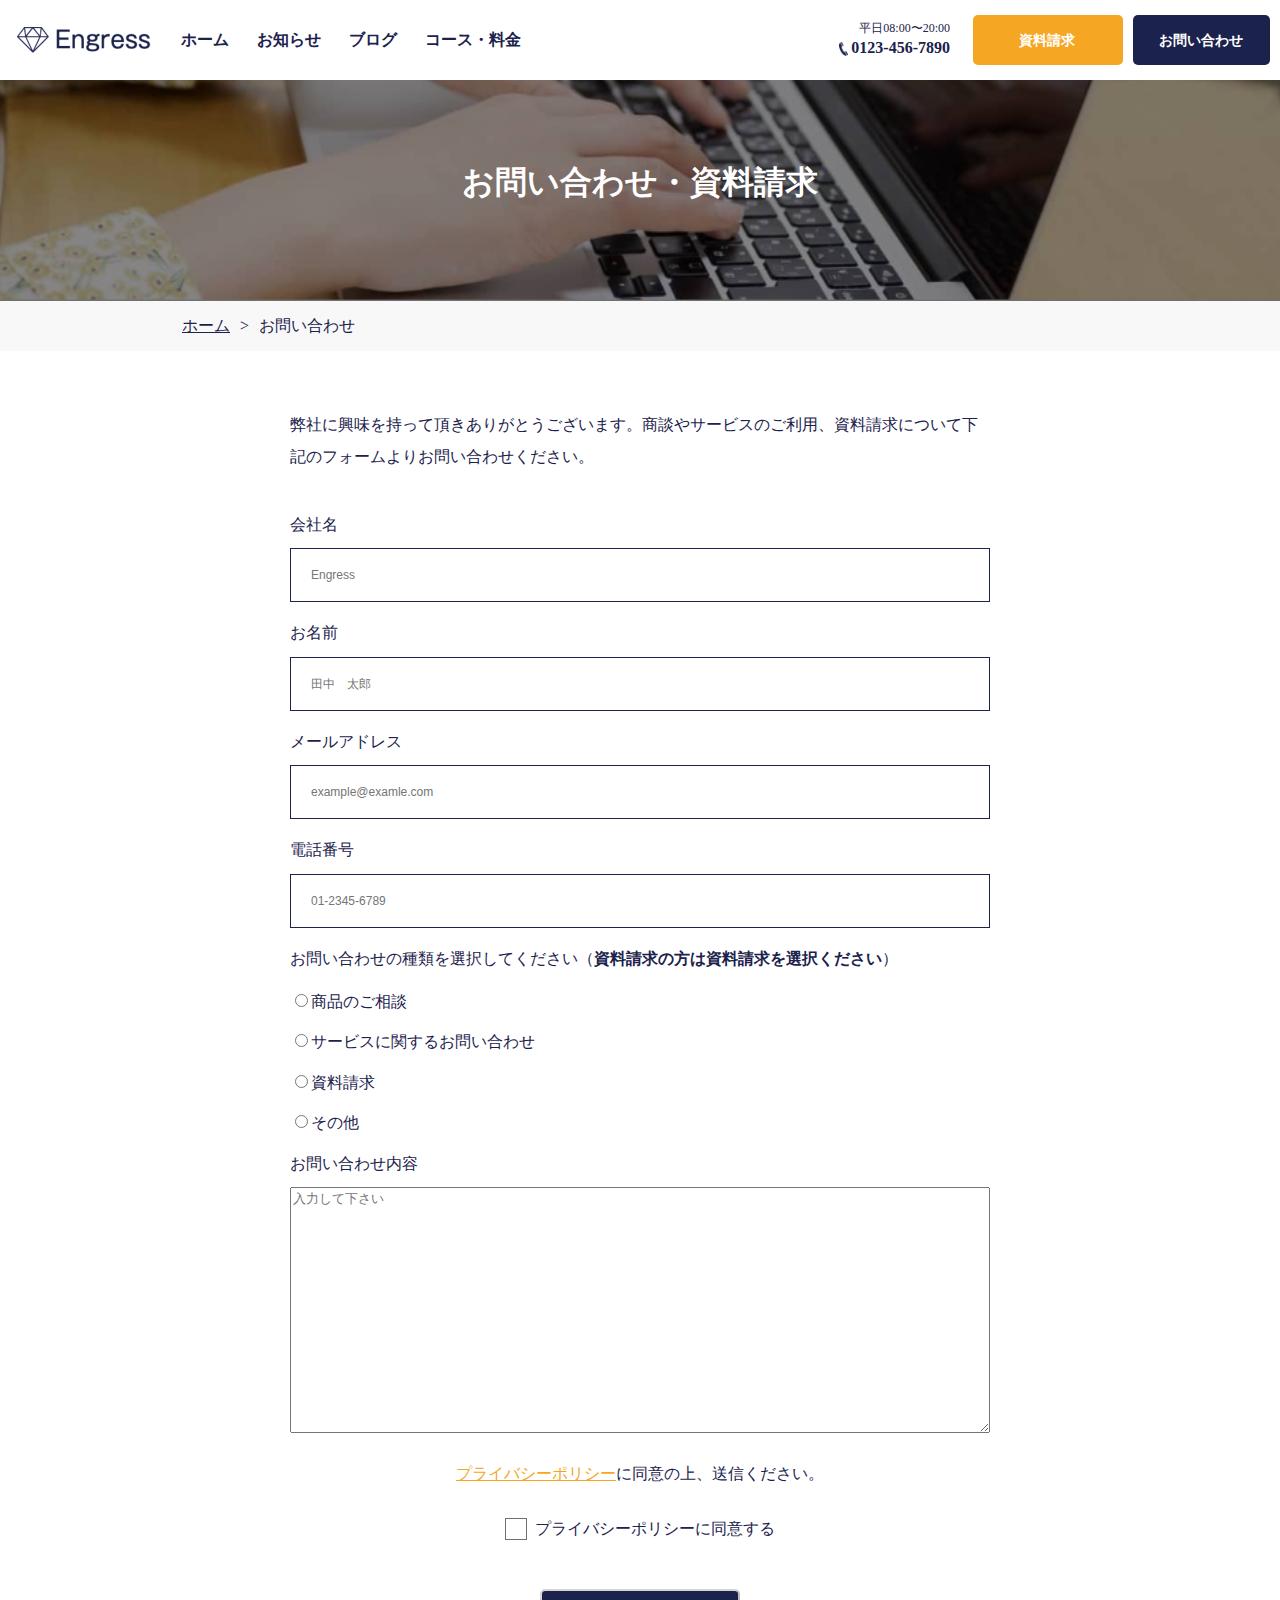
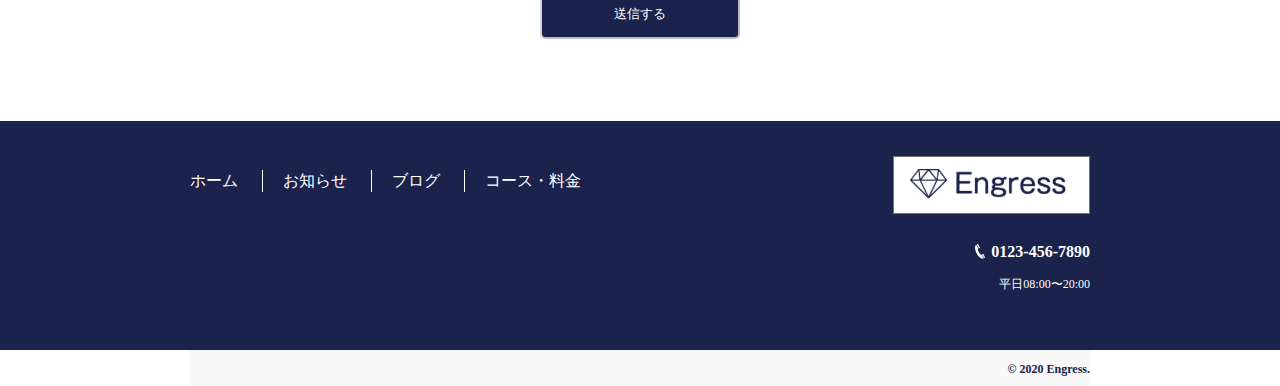
<file: contact.html>
<!DOCTYPE html>
<html lang="ja">

<head>
  <meta charset="UTF-8">
  <meta name="viewport" content="width=device-width, initial-scale=1.0">
  <meta name="format-detection" content="telephone=no">
  <meta name="robots" content="noindex">
  <!-- <link rel="stylesheet" href="reset.css"> -->
  <link rel="stylesheet" href="style.css">
  <link rel="icon" type="image/png" href="images/favicon.ico">
  <title>Engress</title>
  <meta name="title" content="Engress">
  <meta name="description" content="日本人へのTOEFL指導歴豊かな講師陣の コーチング型TOEFLスクール">


<!-- Open Graph / Facebook -->
<!-- Twitter -->
<!-- <link rel="stylesheet" href="dist/aos.css"> -->
<script src="https://cdn.jsdelivr.net/npm/jquery@3/dist/jquery.min.js"></script>
<!-- <link rel="stylesheet" href="https://cdn.jsdelivr.net/npm/flatpickr/dist/flatpickr.min.css"> -->
<!-- <script src="https://cdn.jsdelivr.net/npm/flatpickr"></script> -->
</head>


<body>

  <header class="header" id="header">
    <div class="header-inner">
        <a href="#" class="logo">
          <img src="images/logo.png" alt="Engress">
        </a>
      <nav class="globalNav" id="globalNav">
        <ul class="topics">
          <li class="list_item"><a href="index.html" class="topics_detail">ホーム</a></li>
          <li class="list_item"><a href="news.html" class="topics_detail">お知らせ</a></li>
          <li class="list_item"><a href="blog.html" class="topics_detail">ブログ</a></li>
          <li class="list_item"><a href="price.html" class="topics_detail">コース・料金</a></li>
        </ul>
      </nav>
      <div class="gnav-btn">
            <span></span>
            <span></span>
            <span></span>
      </div>
      <div class="contact-time">
        <p>平日08:00〜20:00</p>
        <a href="0123-456-7890" class="call">0123-456-7890</a>
      </div>
      <a href="#" class="button1">資料請求</a>
      <a href="contact.html" class="button2">お問い合わせ</a>
    </div>
  </header>

<div class="top-pic-contact">
  <h2>お問い合わせ・資料請求</h2>
</div>


<div class="pan">
  <div class="pan-wrap">
    <a href="index.html">ホーム</a>
    <p>&nbsp;>&nbsp;</p>
    <a href="contact.html">お問い合わせ</a>
  </div>
</div>



<main class="contact-detail">
  <div class="contact-form">
    <p class="intro">弊社に興味を持って頂きありがとうございます。商談やサービスのご利用、資料請求について下記のフォームよりお問い合わせください。</p>
      <form
        action="https://docs.google.com/forms/u/0/d/e/1FAIpQLSfl-wzMi-NI_08WXel6GRVtd50l6-Fe_sa_inqj_Lf4h4hvkw/formResponse"
        id="form">
        <div class="box">
          <label for="name">会社名</label>
          <input type="text" id="company" placeholder="Engress" name="entry.861091150" required>
        </div>
        <div class="box">
          <label for="name">お名前</label>
          <input type="text" id="name" placeholder="田中　太郎" name="entry.861091150" required>
        </div>
        <div class="box">
          <label for="mail">メールアドレス</label>
          <input type="mail" id="mail" placeholder="example@examle.com" name="entry.1475148493" required>
        </div>
        <div class="box">
          <label for="tel">電話番号</label>
          <input type="tel" id="tel" placeholder="01-2345-6789" name="entry.1475148493" required>
        </div>
        <div class="radio-box">
          <p>お問い合わせの種類を選択してください（<span>資料請求の方は資料請求を選択ください</span>）</p>
          <label>
          <input type="radio" name="request" value="商品のご相談">商品のご相談
          </label>
          <label>
          <input type="radio" name="request" value="サービスに関するお問い合わせ">サービスに関するお問い合わせ
          </label>
          <label>
          <input type="radio" name="request" value="資料請求">資料請求
          </label>
          <label>
          <input type="radio" name="request" value="その他">その他
          </label>
        </div>
        <div class="box">
          <label for="message">お問い合わせ内容</label>
          <textarea name="entry.246886565" placeholder="入力して下さい" id="" cols="30" rows="10" required></textarea>
        </div>
        <div class="box1">
          <p><a href="#"><span>プライバシーポリシー</span></a>に同意の上、送信ください。</p>
          <input type="checkbox" id="privacyCheck" name="entry.776869552" required>
          <label for="privacyCheck">プライバシーポリシーに同意する</label>
        </div>
        <input type="submit" id="js-submit" value="送信する" class="button" disabled>
      </form>
      <!-- <p class="end-message">お問い合わせありがとうございました</p>
      <p class="false-message">送信失敗です</p> -->
    </div>
</main>




<footer class="footer">
<!-- <div class="upper-footer">
  <div class="upper-upper">
    <h3>まずは無料で資料請求から</h3>
    <a href="#" class="rq">資料請求</a>
    <a href="contact.html" class="ct">お問い合わせ</a>
  </div>
  <div class="upper-bottom">
      <div class="upper-bottom-wrap">
        <p>お電話でのお問い合わせはこちら</p>
        <h2>0123-456-7890</h2>
        <p>平日 08:00~20:00</p>
      </div>
  </div>
</div>
 -->

<div class="bottom-footer">
  <div class="bottom-upper-wrapper">
    <div class="bottom-upper">
      <div class="footer-menu">
        <a href="index.html">ホーム</a>
        <a href="news.html">お知らせ</a>
        <a href="blog.html">ブログ</a>
        <a href="price.html">コース・料金</a>
      </div>
      <div class="footer-logo">
        <a href="#" class="logo">
          <img src="images/logo.png" alt="Engress">
        </a>
        <div class="contacts">
          <a href="0123-456-7890" class="call">0123-456-7890</a>
          <p>平日08:00〜20:00</p>
        </div>
      </div>
    </div>
  </div>
  <div class="bottom-bottom">
    <p>© 2020 Engress.</p>
  </div>
</div>
</footer>


<!-- <script src="dist/aos.js"></script> -->
<script src="https://ajax.googleapis.com/ajax/libs/jquery/1.11.0/jquery.min.js"></script>
<script src="https://code.jquery.com/jquery-2.2.4.js" integrity="sha256-iT6Q9iMJYuQiMWNd9lDyBUStIq/8PuOW33aOqmvFpqI="
  crossorigin="anonymous"></script>
<script src="script.js"></script>

</body>



</html>
</file>
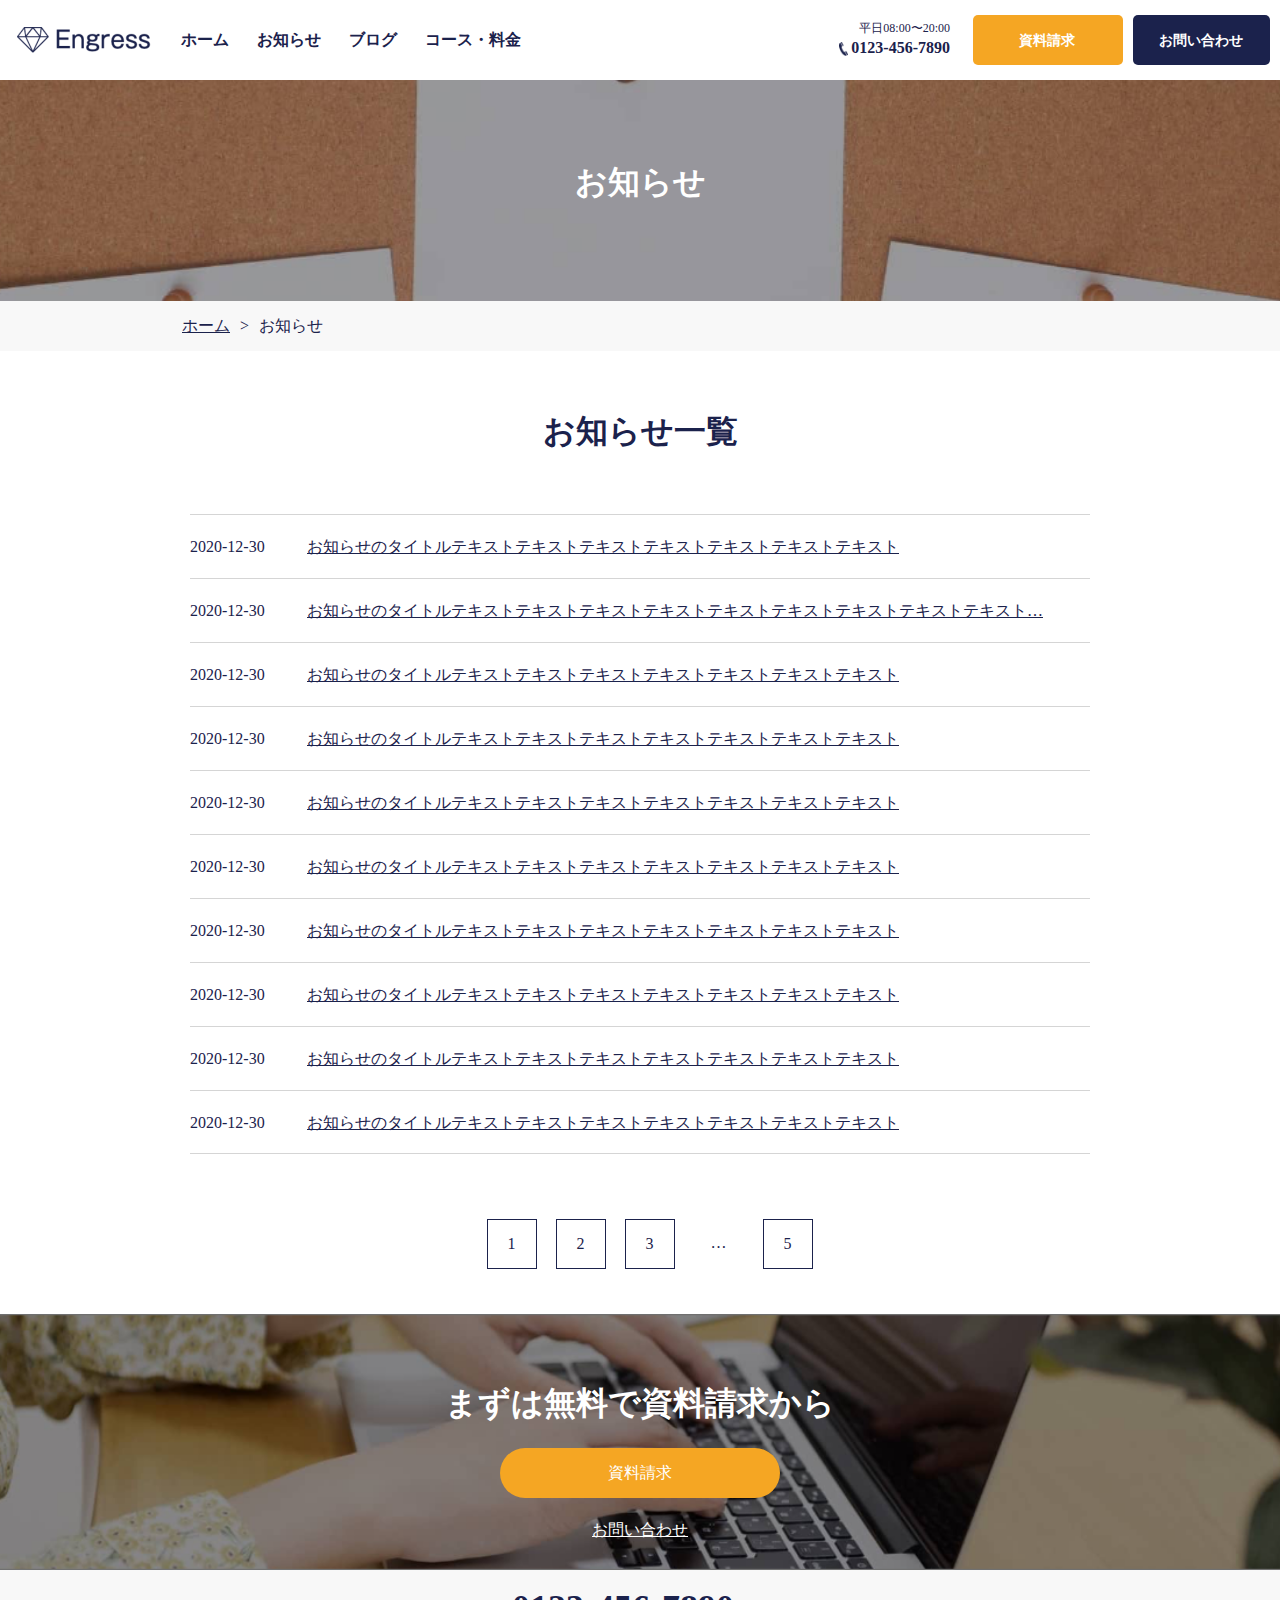
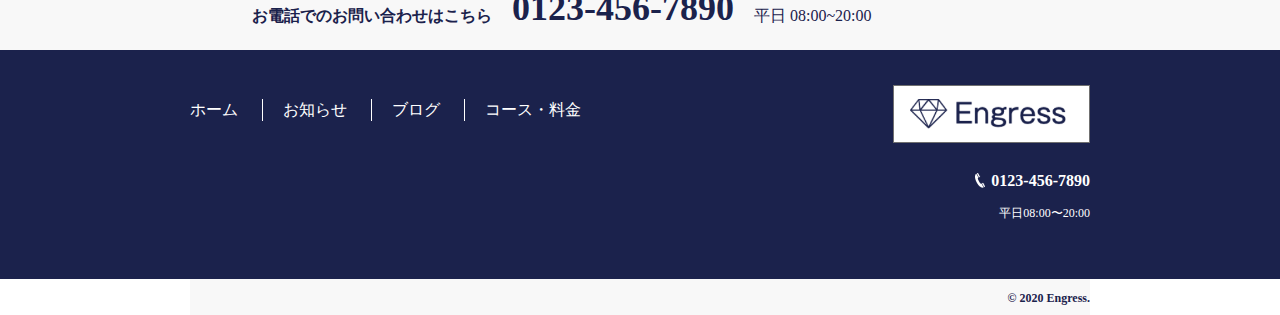
<file: news.html>
<!DOCTYPE html>
<html lang="ja">

<head>
  <meta charset="UTF-8">
  <meta name="viewport" content="width=device-width, initial-scale=1.0">
  <meta name="format-detection" content="telephone=no">
  <meta name="robots" content="noindex">
  <!-- <link rel="stylesheet" href="reset.css"> -->
  <link rel="stylesheet" href="style.css">
  <link rel="icon" type="image/png" href="images/favicon.ico">
  <title>Engress</title>
  <meta name="title" content="Engress">
  <meta name="description" content="日本人へのTOEFL指導歴豊かな講師陣の コーチング型TOEFLスクール">


<!-- Open Graph / Facebook -->
<!-- Twitter -->
<!-- <link rel="stylesheet" href="dist/aos.css"> -->
<script src="https://cdn.jsdelivr.net/npm/jquery@3/dist/jquery.min.js"></script>
<!-- <link rel="stylesheet" href="https://cdn.jsdelivr.net/npm/flatpickr/dist/flatpickr.min.css"> -->
<!-- <script src="https://cdn.jsdelivr.net/npm/flatpickr"></script> -->
</head>


<body>

  <header class="header" id="header">
    <div class="header-inner">
        <a href="#" class="logo">
          <img src="images/logo.png" alt="Engress">
        </a>
      <nav class="globalNav" id="globalNav">
        <ul class="topics">
          <li class="list_item"><a href="index.html" class="topics_detail">ホーム</a></li>
          <li class="list_item"><a href="news.html" class="topics_detail">お知らせ</a></li>
          <li class="list_item"><a href="blog.html" class="topics_detail">ブログ</a></li>
          <li class="list_item"><a href="price.html" class="topics_detail">コース・料金</a></li>
        </ul>
      </nav>
      <div class="gnav-btn">
            <span></span>
            <span></span>
            <span></span>
      </div>
      <div class="contact-time">
        <p>平日08:00〜20:00</p>
        <a href="0123-456-7890" class="call">0123-456-7890</a>
      </div>
      <a href="#" class="button1">資料請求</a>
      <a href="contact.html" class="button2">お問い合わせ</a>
    </div>
  </header>

<div class="top-pic-news">
  <h2>お知らせ</h2>
</div>


<div class="pan">
  <div class="pan-wrap">
    <a href="index.html">ホーム</a>
    <p>&nbsp;>&nbsp;</p>
    <a href="news.html">お知らせ</a>
  </div>
</div>



<main class="news-detail">
  <div class="news-detail-1">
    <h2>お知らせ一覧</h2>
      <div class="news-wrap">
        <div class="news-sentence">
        <time datetime="2020-12-30">2020-12-30</time>
        <a href="news_detail.html">お知らせのタイトルテキストテキストテキストテキストテキストテキストテキスト</a>
        </div>
        <div class="news-sentence">
        <time datetime="2020-12-30">2020-12-30</time>
        <a href="news_detail.html">お知らせのタイトルテキストテキストテキストテキストテキストテキストテキストテキストテキスト…</a>
        </div>
        <div class="news-sentence">
        <time datetime="2020-12-30">2020-12-30</time>
        <a href="news_detail.html">お知らせのタイトルテキストテキストテキストテキストテキストテキストテキスト</a>
        </div>
        <div class="news-sentence">
        <time datetime="2020-12-30">2020-12-30</time>
        <a href="news_detail.html">お知らせのタイトルテキストテキストテキストテキストテキストテキストテキスト</a>
        </div>
        <div class="news-sentence">
        <time datetime="2020-12-30">2020-12-30</time>
        <a href="news_detail.html">お知らせのタイトルテキストテキストテキストテキストテキストテキストテキスト</a>
        </div>
        <div class="news-sentence">
        <time datetime="2020-12-30">2020-12-30</time>
        <a href="news_detail.html">お知らせのタイトルテキストテキストテキストテキストテキストテキストテキスト</a>
        </div>
        <div class="news-sentence">
        <time datetime="2020-12-30">2020-12-30</time>
        <a href="news_detail.html">お知らせのタイトルテキストテキストテキストテキストテキストテキストテキスト</a>
        </div>
        <div class="news-sentence">
        <time datetime="2020-12-30">2020-12-30</time>
        <a href="news_detail.html">お知らせのタイトルテキストテキストテキストテキストテキストテキストテキスト</a>
        </div>
        <div class="news-sentence">
        <time datetime="2020-12-30">2020-12-30</time>
        <a href="news_detail.html">お知らせのタイトルテキストテキストテキストテキストテキストテキストテキスト</a>
        </div>
        <div class="news-sentence">
        <time datetime="2020-12-30">2020-12-30</time>
        <a href="news_detail.html">お知らせのタイトルテキストテキストテキストテキストテキストテキストテキスト</a>
      </div>
    </div>
</main>



<div class="page-nation">
  <div class="page-wrap">
    <div class="num">
      <a href="#">1</a>
    </div>
    <div class="num">
      <a href="#">2</a>
    </div>
    <div class="num">
      <a href="#">3</a>
    </div>
    <div class="num">
      <a href="#">…</a>
    </div>
    <div class="num">
      <a href="#">5</a>
    </div>
  </div>
</div>



<footer class="footer">
<div class="upper-footer">
  <div class="upper-upper">
    <h3>まずは無料で資料請求から</h3>
    <a href="#" class="rq">資料請求</a>
    <a href="contact.html" class="ct">お問い合わせ</a>
  </div>
  <div class="upper-bottom">
      <div class="upper-bottom-wrap">
        <p>お電話でのお問い合わせはこちら</p>
        <h2>0123-456-7890</h2>
        <p>平日 08:00~20:00</p>
      </div>
  </div>
</div>


<div class="bottom-footer">
  <div class="bottom-upper-wrapper">
    <div class="bottom-upper">
      <div class="footer-menu">
        <a href="index.html">ホーム</a>
        <a href="news.html">お知らせ</a>
        <a href="blog.html">ブログ</a>
        <a href="price.html">コース・料金</a>
      </div>
      <div class="footer-logo">
        <a href="#" class="logo">
          <img src="images/logo.png" alt="Engress">
        </a>
        <div class="contacts">
          <a href="0123-456-7890" class="call">0123-456-7890</a>
          <p>平日08:00〜20:00</p>
        </div>
      </div>
    </div>
  </div>
  <div class="bottom-bottom">
    <p>© 2020 Engress.</p>
  </div>
</div>
</footer>


<!-- <script src="dist/aos.js"></script> -->
<script src="https://ajax.googleapis.com/ajax/libs/jquery/1.11.0/jquery.min.js"></script>
<script src="https://code.jquery.com/jquery-2.2.4.js" integrity="sha256-iT6Q9iMJYuQiMWNd9lDyBUStIq/8PuOW33aOqmvFpqI="
  crossorigin="anonymous"></script>
<script src="script.js"></script>

</body>



</html>
</file>
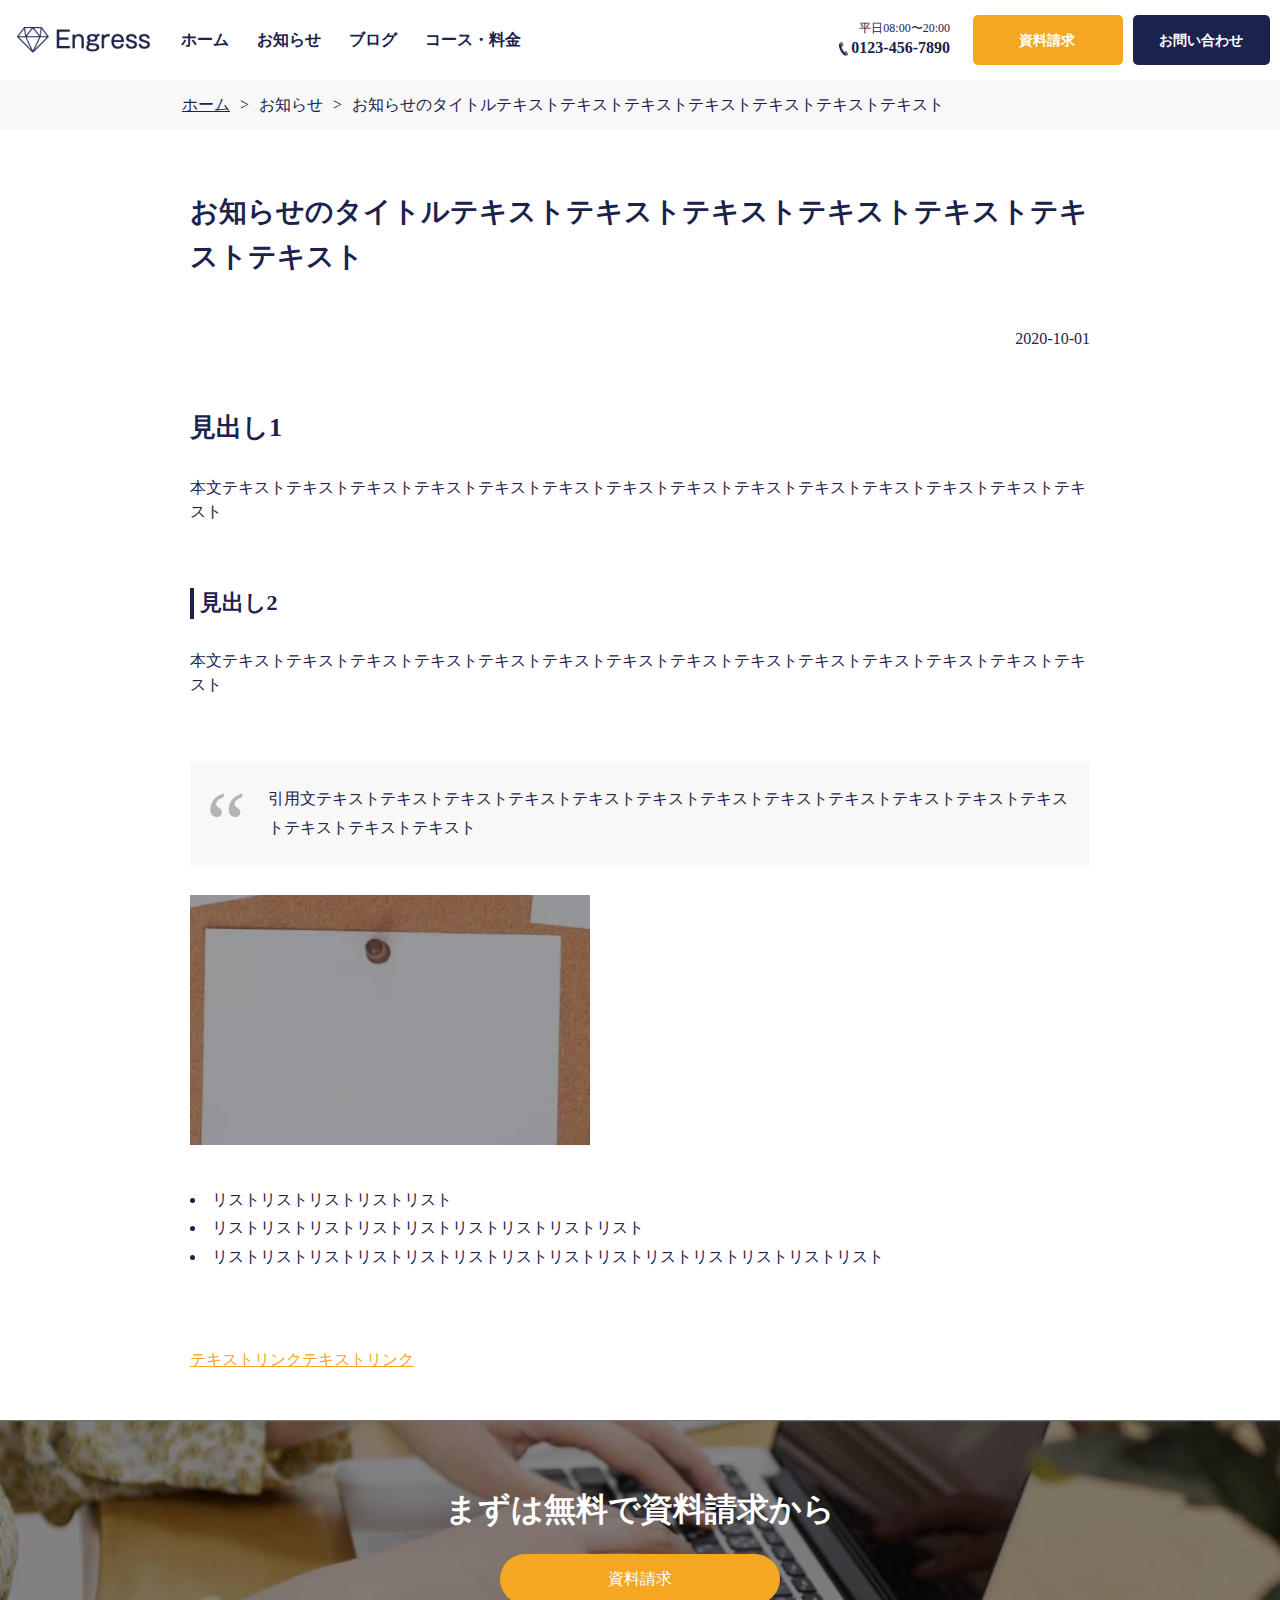
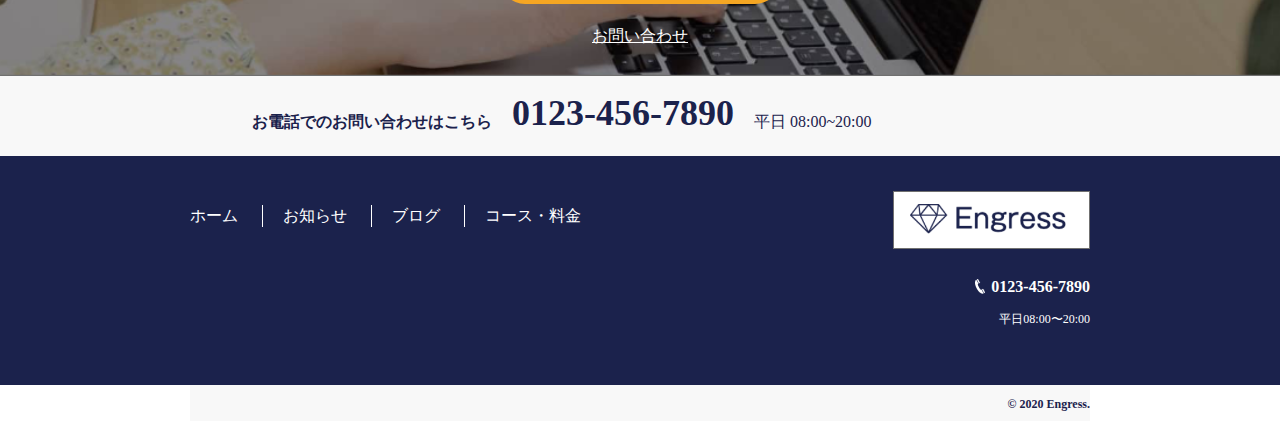
<file: news_detail.html>
<!DOCTYPE html>
<html lang="ja">

<head>
  <meta charset="UTF-8">
  <meta name="viewport" content="width=device-width, initial-scale=1.0">
  <meta name="format-detection" content="telephone=no">
  <meta name="robots" content="noindex">
  <!-- <link rel="stylesheet" href="reset.css"> -->
  <link rel="stylesheet" href="style.css">
  <link rel="icon" type="image/png" href="images/favicon.ico">
  <title>Engress</title>
  <meta name="title" content="Engress">
  <meta name="description" content="日本人へのTOEFL指導歴豊かな講師陣の コーチング型TOEFLスクール">


<!-- Open Graph / Facebook -->
<!-- Twitter -->
<!-- <link rel="stylesheet" href="dist/aos.css"> -->
<script src="https://cdn.jsdelivr.net/npm/jquery@3/dist/jquery.min.js"></script>
<!-- <link rel="stylesheet" href="https://cdn.jsdelivr.net/npm/flatpickr/dist/flatpickr.min.css"> -->
<!-- <script src="https://cdn.jsdelivr.net/npm/flatpickr"></script> -->
</head>


<body>

  <header class="header" id="header">
    <div class="header-inner">
        <a href="#" class="logo">
          <img src="images/logo.png" alt="Engress">
        </a>
      <nav class="globalNav" id="globalNav">
        <ul class="topics">
          <li class="list_item"><a href="index.html" class="topics_detail">ホーム</a></li>
          <li class="list_item"><a href="news.html" class="topics_detail">お知らせ</a></li>
          <li class="list_item"><a href="blog.html" class="topics_detail">ブログ</a></li>
          <li class="list_item"><a href="price.html" class="topics_detail">コース・料金</a></li>
        </ul>
      </nav>
      <div class="gnav-btn">
            <span></span>
            <span></span>
            <span></span>
      </div>
      <div class="contact-time">
        <p>平日08:00〜20:00</p>
        <a href="0123-456-7890" class="call">0123-456-7890</a>
      </div>
      <a href="#" class="button1">資料請求</a>
      <a href="contact.html" class="button2">お問い合わせ</a>
    </div>
  </header>

<div class="top-pic-bd">
</div>


<div class="pan">
  <div class="pan-wrap">
    <a href="index.html">ホーム</a>
    <p>&nbsp;>&nbsp;</p>
    <a href="news.html">お知らせ</a>
    <p>&nbsp;>&nbsp;</p>
    <a href="news_detail.html">お知らせのタイトルテキストテキストテキストテキストテキストテキストテキスト</a>
  </div>
</div>


<main class="news-article">
  <h1>お知らせのタイトルテキストテキストテキストテキストテキストテキストテキスト</h1>
  <time datetime="2020-10-01">2020-10-01</time>
  <div class="news-info">
    <h3>見出し1</h3>
    <p>本文テキストテキストテキストテキストテキストテキストテキストテキストテキストテキストテキストテキストテキストテキスト</p>
    <h4>&nbsp見出し2</h4>
    <p>本文テキストテキストテキストテキストテキストテキストテキストテキストテキストテキストテキストテキストテキストテキスト</p>
  </div>
  <div class="quote">
    <div class="mark">“</div>
    <p>引用文テキストテキストテキストテキストテキストテキストテキストテキストテキストテキストテキストテキストテキストテキストテキスト</p>
  </div>
  <div class="in-pic">
  <img src="images/news.png" alt="">
  </div>
  <ul>
    <li>リストリストリストリストリスト</li>
    <li>リストリストリストリストリストリストリストリストリスト</li>
    <li>リストリストリストリストリストリストリストリストリストリストリストリストリストリスト</li>
  </ul>
  <a href="#">テキストリンクテキストリンク</a>
</main>




<footer class="footer">
<div class="upper-footer">
  <div class="upper-upper">
    <h3>まずは無料で資料請求から</h3>
    <a href="#" class="rq">資料請求</a>
    <a href="contact.html" class="ct">お問い合わせ</a>
  </div>
  <div class="upper-bottom">
      <div class="upper-bottom-wrap">
        <p>お電話でのお問い合わせはこちら</p>
        <h2>0123-456-7890</h2>
        <p>平日 08:00~20:00</p>
      </div>
  </div>
</div>


<div class="bottom-footer">
  <div class="bottom-upper-wrapper">
    <div class="bottom-upper">
      <div class="footer-menu">
        <a href="index.html">ホーム</a>
        <a href="news.html">お知らせ</a>
        <a href="blog.html">ブログ</a>
        <a href="price.html">コース・料金</a>
      </div>
      <div class="footer-logo">
        <a href="#" class="logo">
          <img src="images/logo.png" alt="Engress">
        </a>
        <div class="contacts">
          <a href="0123-456-7890" class="call">0123-456-7890</a>
          <p>平日08:00〜20:00</p>
        </div>
      </div>
    </div>
  </div>
  <div class="bottom-bottom">
    <p>© 2020 Engress.</p>
  </div>
</div>
</footer>


<!-- <script src="dist/aos.js"></script> -->
<script src="https://ajax.googleapis.com/ajax/libs/jquery/1.11.0/jquery.min.js"></script>
<script src="https://code.jquery.com/jquery-2.2.4.js" integrity="sha256-iT6Q9iMJYuQiMWNd9lDyBUStIq/8PuOW33aOqmvFpqI="
  crossorigin="anonymous"></script>
<script src="script.js"></script>

</body>



</html>
</file>
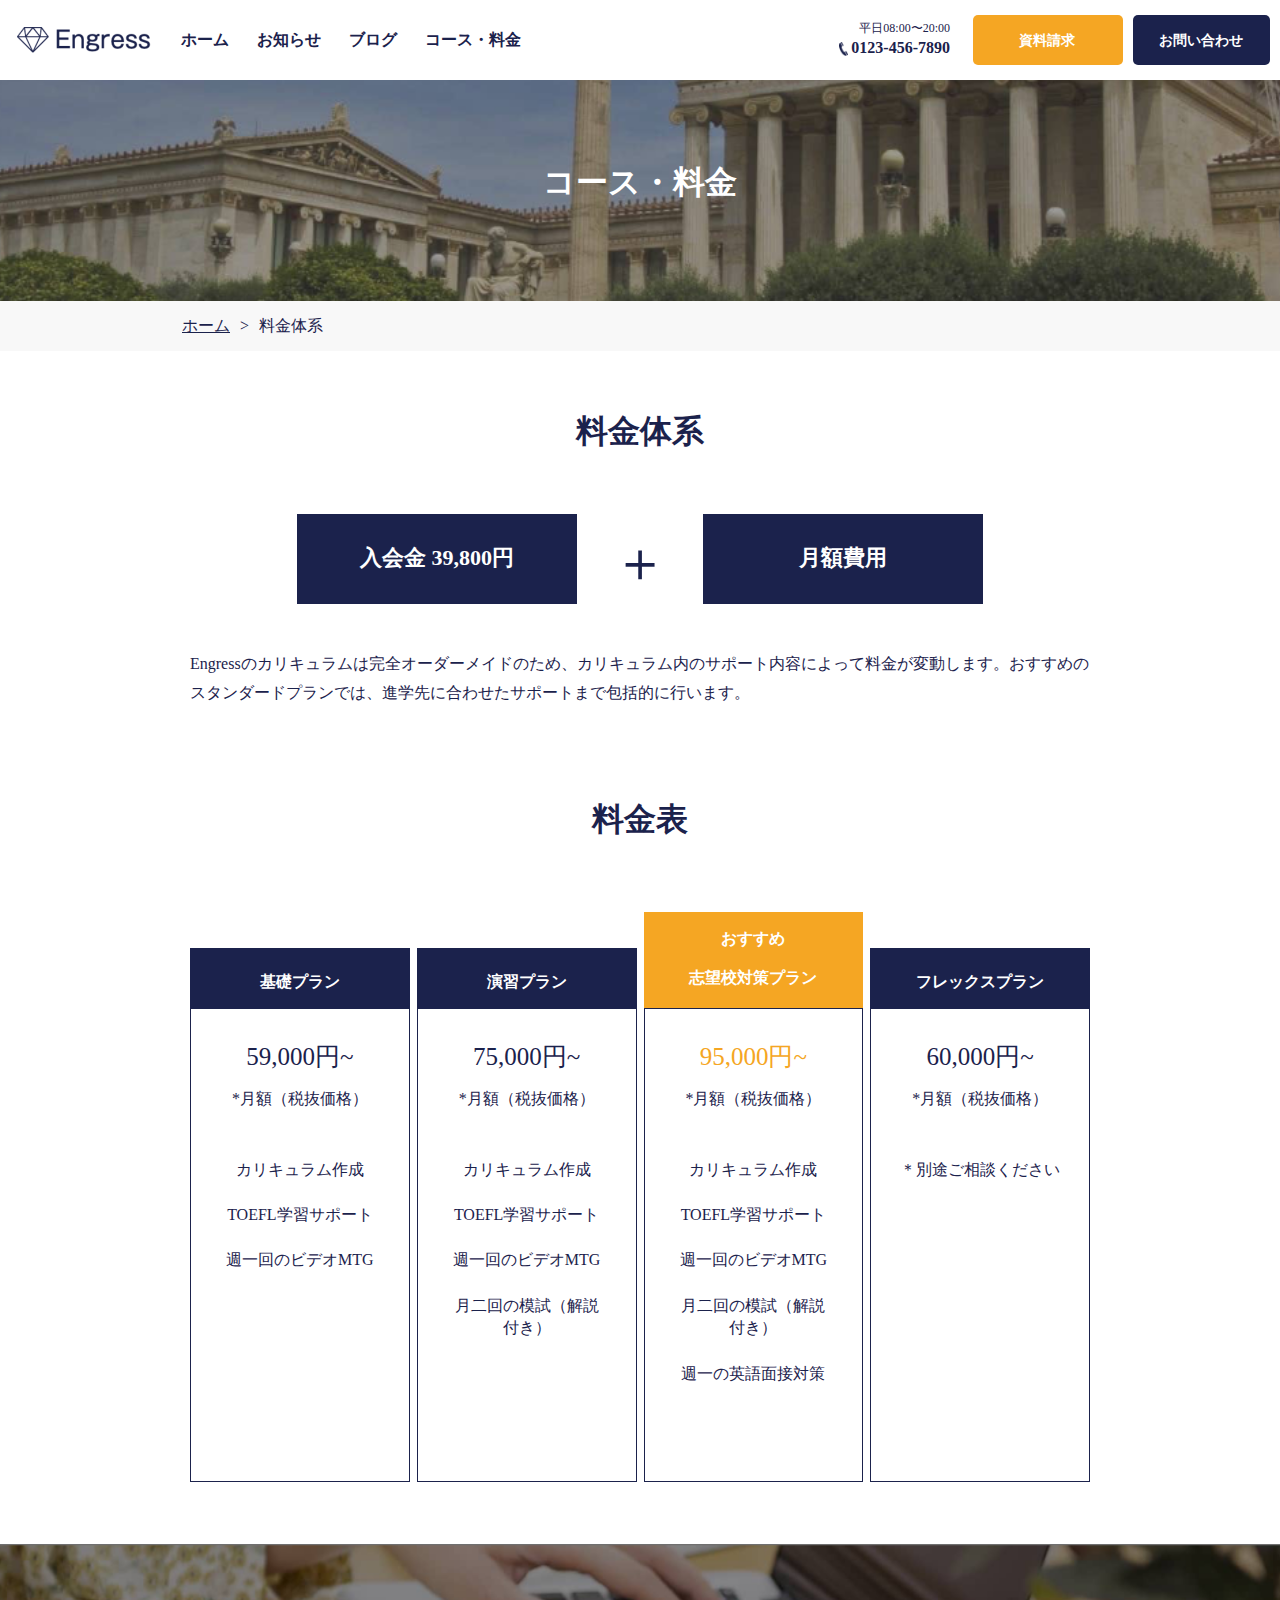
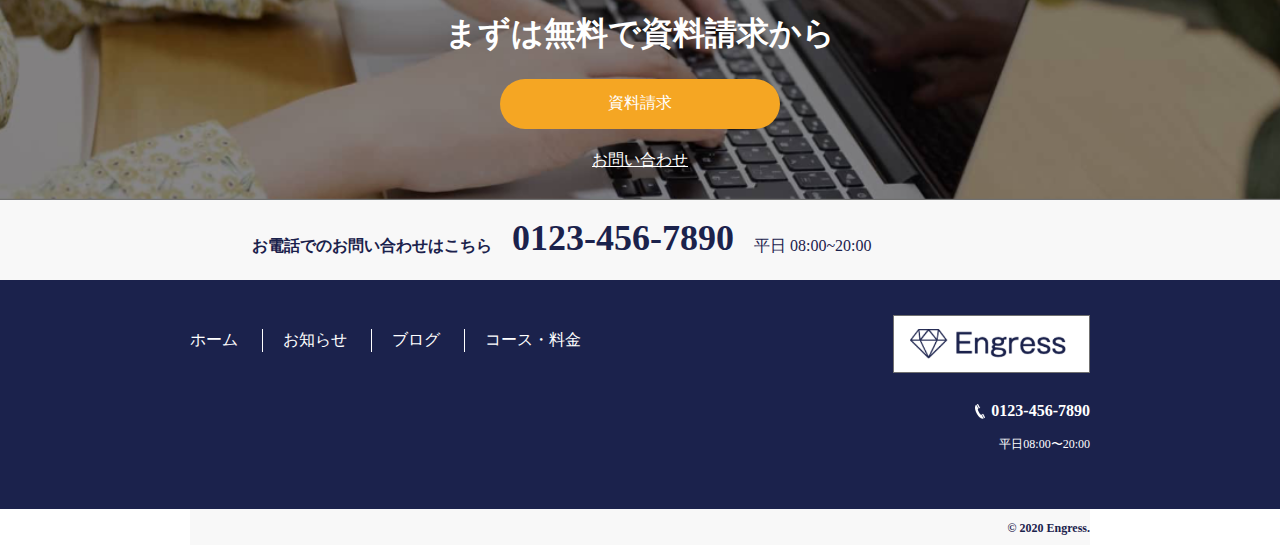
<file: price.html>
<!DOCTYPE html>
<html lang="ja">

<head>
  <meta charset="UTF-8">
  <meta name="viewport" content="width=device-width, initial-scale=1.0">
  <meta name="format-detection" content="telephone=no">
  <meta name="robots" content="noindex">
  <!-- <link rel="stylesheet" href="reset.css"> -->
  <link rel="stylesheet" href="style.css">
  <link rel="icon" type="image/png" href="images/favicon.ico">
  <title>Engress</title>
  <meta name="title" content="Engress">
  <meta name="description" content="日本人へのTOEFL指導歴豊かな講師陣の コーチング型TOEFLスクール">


<!-- Open Graph / Facebook -->
<!-- Twitter -->
<!-- <link rel="stylesheet" href="dist/aos.css"> -->
<script src="https://cdn.jsdelivr.net/npm/jquery@3/dist/jquery.min.js"></script>
<!-- <link rel="stylesheet" href="https://cdn.jsdelivr.net/npm/flatpickr/dist/flatpickr.min.css"> -->
<!-- <script src="https://cdn.jsdelivr.net/npm/flatpickr"></script> -->
</head>


<body>

  <header class="header" id="header">
    <div class="header-inner">
        <a href="#" class="logo">
          <img src="images/logo.png" alt="Engress">
        </a>
      <nav class="globalNav" id="globalNav">
        <ul class="topics">
          <li class="list_item"><a href="index.html" class="topics_detail">ホーム</a></li>
          <li class="list_item"><a href="news.html" class="topics_detail">お知らせ</a></li>
          <li class="list_item"><a href="blog.html" class="topics_detail">ブログ</a></li>
          <li class="list_item"><a href="price.html" class="topics_detail">コース・料金</a></li>
        </ul>
      </nav>
      <div class="gnav-btn">
            <span></span>
            <span></span>
            <span></span>
      </div>
      <div class="contact-time">
        <p>平日08:00〜20:00</p>
        <a href="0123-456-7890" class="call">0123-456-7890</a>
      </div>
      <a href="#" class="button1">資料請求</a>
      <a href="contact.html" class="button2">お問い合わせ</a>
    </div>
  </header>

<div class="top-pic-price">
  <h2>コース・料金</h2>
</div>


<div class="pan">
  <div class="pan-wrap">
    <a href="index.html">ホーム</a>
    <p>&nbsp;>&nbsp;</p>
    <a href="price.html">料金体系</a>
  </div>
</div>



<main class="price-detail">
  <div class="price-detail-1">
    <h2>料金体系</h2>
    <div class="enter-price-wrap">
      <div class="enter-price">
        <p>入会金 39,800円</p>
      </div>
      <div class="plus">
        ＋
      </div>
      <div class="monthly-price">
        <p>月額費用</p>
      </div>
    </div>
    <p>Engressのカリキュラムは完全オーダーメイドのため、カリキュラム内のサポート内容によって料金が変動します。おすすめのスタンダードプランでは、進学先に合わせたサポートまで包括的に行います。</p>
  </div><!-- price-detail-1 -->




  <div class="price-detail-2">
    <h2>料金表</h2>

    <div class="price-scroll">
      <div class="plan-wrap">
        <div class="plan">
          <div class="plan-title">
            <h5>基礎プラン</h5>
          </div>
          <div class="memo">
            <div class="mt-price">
              <p class="pr">59,000円~</p>
              <p class="at">*月額（税抜価格）</p>
            </div>
            <div class="plan-detail">
              <p>カリキュラム作成</p>
              <p>TOEFL学習サポート</p>
              <p>週一回のビデオMTG</p>
            </div>
          </div>
        </div><!-- plan -->

        <div class="plan">
          <div class="plan-title">
            <h5>演習プラン</h5>
          </div>
          <div class="memo">
            <div class="mt-price">
              <p class="pr">75,000円~</p>
              <p class="at">*月額（税抜価格）</p>
            </div>
            <div class="plan-detail">
              <p>カリキュラム作成</p>
              <p>TOEFL学習サポート</p>
              <p>週一回のビデオMTG</p>
              <p>月二回の模試（解説<br>付き）</p>
            </div>
          </div>
        </div><!-- plan -->

        <div class="plan">
          <div class="plan-title">
            <h3>おすすめ</h3>
            <h5>志望校対策プラン</h5>
          </div>
          <div class="memo">
            <div class="mt-price">
              <p class="pr">95,000円~</p>
              <p class="at">*月額（税抜価格）</p>
            </div>
            <div class="plan-detail">
              <p>カリキュラム作成</p>
              <p>TOEFL学習サポート</p>
              <p>週一回のビデオMTG</p>
              <p>月二回の模試（解説<br>付き）</p>
              <p>週一の英語面接対策</p>
            </div>
          </div>
        </div><!-- plan -->

        <div class="plan">
          <div class="plan-title">
            <h5>フレックスプラン</h5>
          </div>
          <div class="memo">
            <div class="mt-price">
              <p class="pr">60,000円~</p>
              <p class="at">*月額（税抜価格）</p>
            </div>
            <div class="plan-detail">
              <p>＊別途ご相談ください</p>
            </div>
          </div>
        </div><!-- plan -->
      </div>
    </div>



  </div><!-- price-detail-2 -->


</main>




<footer class="footer">
<div class="upper-footer">
  <div class="upper-upper">
    <h3>まずは無料で資料請求から</h3>
    <a href="#" class="rq">資料請求</a>
    <a href="contact.html" class="ct">お問い合わせ</a>
  </div>
  <div class="upper-bottom">
      <div class="upper-bottom-wrap">
        <p>お電話でのお問い合わせはこちら</p>
        <h2>0123-456-7890</h2>
        <p>平日 08:00~20:00</p>
      </div>
  </div>
</div>


<div class="bottom-footer">
  <div class="bottom-upper-wrapper">
    <div class="bottom-upper">
      <div class="footer-menu">
        <a href="index.html">ホーム</a>
        <a href="news.html">お知らせ</a>
        <a href="blog.html">ブログ</a>
        <a href="price.html">コース・料金</a>
      </div>
      <div class="footer-logo">
        <a href="#" class="logo">
          <img src="images/logo.png" alt="Engress">
        </a>
        <div class="contacts">
          <a href="0123-456-7890" class="call">0123-456-7890</a>
          <p>平日08:00〜20:00</p>
        </div>
      </div>
    </div>
  </div>
  <div class="bottom-bottom">
    <p>© 2020 Engress.</p>
  </div>
</div>
</footer>


<!-- <script src="dist/aos.js"></script> -->
<script src="https://ajax.googleapis.com/ajax/libs/jquery/1.11.0/jquery.min.js"></script>
<script src="https://code.jquery.com/jquery-2.2.4.js" integrity="sha256-iT6Q9iMJYuQiMWNd9lDyBUStIq/8PuOW33aOqmvFpqI="
  crossorigin="anonymous"></script>
<script src="script.js"></script>

</body>



</html>
</file>
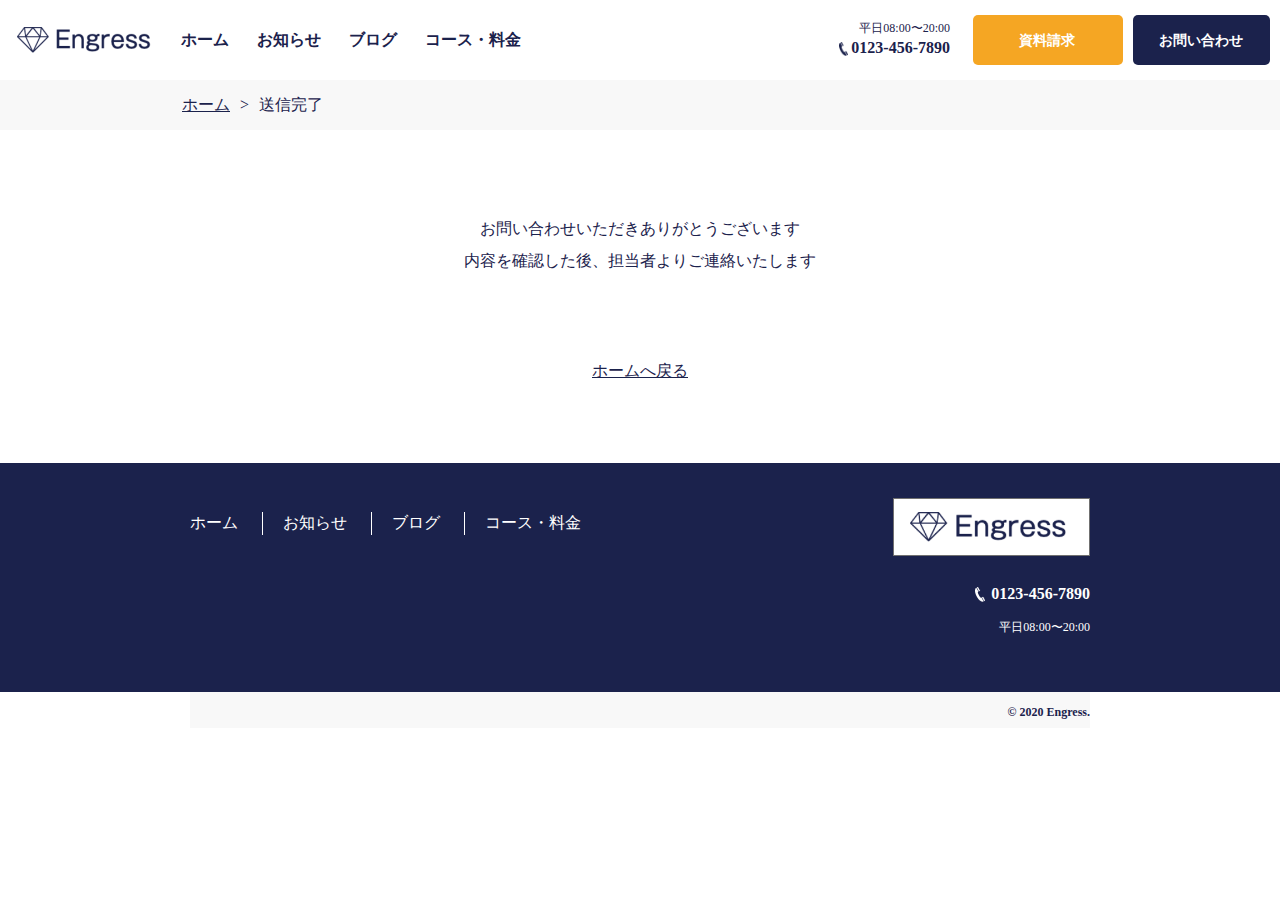
<file: send.html>
<!DOCTYPE html>
<html lang="ja">

<head>
  <meta charset="UTF-8">
  <meta name="viewport" content="width=device-width, initial-scale=1.0">
  <meta name="format-detection" content="telephone=no">
  <meta name="robots" content="noindex">
  <!-- <link rel="stylesheet" href="reset.css"> -->
  <link rel="stylesheet" href="style.css">
  <link rel="icon" type="image/png" href="images/favicon.ico">
  <title>Engress</title>
  <meta name="title" content="Engress">
  <meta name="description" content="日本人へのTOEFL指導歴豊かな講師陣の コーチング型TOEFLスクール">


<!-- Open Graph / Facebook -->
<!-- Twitter -->
<!-- <link rel="stylesheet" href="dist/aos.css"> -->
<script src="https://cdn.jsdelivr.net/npm/jquery@3/dist/jquery.min.js"></script>
<!-- <link rel="stylesheet" href="https://cdn.jsdelivr.net/npm/flatpickr/dist/flatpickr.min.css"> -->
<!-- <script src="https://cdn.jsdelivr.net/npm/flatpickr"></script> -->
</head>


<body>

  <header class="header" id="header">
    <div class="header-inner">
        <a href="#" class="logo">
          <img src="images/logo.png" alt="Engress">
        </a>
      <nav class="globalNav" id="globalNav">
        <ul class="topics">
          <li class="list_item"><a href="index.html" class="topics_detail">ホーム</a></li>
          <li class="list_item"><a href="news.html" class="topics_detail">お知らせ</a></li>
          <li class="list_item"><a href="blog.html" class="topics_detail">ブログ</a></li>
          <li class="list_item"><a href="price.html" class="topics_detail">コース・料金</a></li>
        </ul>
      </nav>
      <div class="gnav-btn">
            <span></span>
            <span></span>
            <span></span>
      </div>
      <div class="contact-time">
        <p>平日08:00〜20:00</p>
        <a href="0123-456-7890" class="call">0123-456-7890</a>
      </div>
      <a href="#" class="button1">資料請求</a>
      <a href="contact.html" class="button2">お問い合わせ</a>
    </div>
  </header>


<div class="top-pic-send">
  <!-- <h2>お問い合わせ・資料請求</h2> -->
</div>


<div class="pan">
  <div class="pan-wrap">
    <a href="index.html">ホーム</a>
    <p>&nbsp;>&nbsp;</p>
    <a href="#">送信完了</a>
  </div>
</div>



<div class="send-message">
    <p class="message">お問い合わせいただきありがとうございます<br>内容を確認した後、担当者よりご連絡いたします</p>
    <a href="index.html">ホームへ戻る</a>
</div>




<footer class="footer">
<!-- <div class="upper-footer">
  <div class="upper-upper">
    <h3>まずは無料で資料請求から</h3>
    <a href="#" class="rq">資料請求</a>
    <a href="contact.html" class="ct">お問い合わせ</a>
  </div>
  <div class="upper-bottom">
      <div class="upper-bottom-wrap">
        <p>お電話でのお問い合わせはこちら</p>
        <h2>0123-456-7890</h2>
        <p>平日 08:00~20:00</p>
      </div>
  </div>
</div>
 -->

<div class="bottom-footer">
  <div class="bottom-upper-wrapper">
    <div class="bottom-upper">
      <div class="footer-menu">
        <a href="index.html">ホーム</a>
        <a href="news.html">お知らせ</a>
        <a href="blog.html">ブログ</a>
        <a href="price.html">コース・料金</a>
      </div>
      <div class="footer-logo">
        <a href="#" class="logo">
          <img src="images/logo.png" alt="Engress">
        </a>
        <div class="contacts">
          <a href="0123-456-7890" class="call">0123-456-7890</a>
          <p>平日08:00〜20:00</p>
        </div>
      </div>
    </div>
  </div>
  <div class="bottom-bottom">
    <p>© 2020 Engress.</p>
  </div>
</div>
</footer>


<!-- <script src="dist/aos.js"></script> -->
<script src="https://ajax.googleapis.com/ajax/libs/jquery/1.11.0/jquery.min.js"></script>
<script src="https://code.jquery.com/jquery-2.2.4.js" integrity="sha256-iT6Q9iMJYuQiMWNd9lDyBUStIq/8PuOW33aOqmvFpqI="
  crossorigin="anonymous"></script>
<script src="script.js"></script>

</body>



</html>
</file>
<file: style.css>
@charset "UTF-8";
html,
body,
h1,
h2,
h3,
h4,
ul,
ol,
dl,
li,
dt,
dd,
p,
div,
span,
img,
a,
table,
tr,
th,
td,
figure,
article {
  margin: 0;
  padding: 0;
  border: 0;
  font-weight: normal;
  font-size: 100%;
  vertical-align: baseline;
  -webkit-box-sizing: border-box;
  box-sizing: border-box;
}

article,
header,
footer,
aside,
figure,
figcaption,
nav,
section {
  display: block;
}

body {
  line-height: 1;
  -ms-text-size-adjust: 100%;
  -webkit-text-size-adjust: 100%;
}

ol,
ul {
  list-style: none;
  list-style-type: none;
}

html {
  font-size: 16px;
}

body {
  width: 100%;
  height: 100%;
  margin: 0;
  padding: 0;
  line-height: 1.4;
  font-family: “YuGothic”,"游ゴシック体", serif;
  color: #1B224C;
}

h1, h2, h3, h4, h5, h6 {
  font-weight: bold;
}

img {
  max-width: 100%;
  height: auto;
}

a, a:visited, a:hover, a:active {
  color: #1B224C;
  text-decoration: none;
}

.header {
  height: 80px;
  width: 100%;
  position: fixed;
  background: #FFFFFF 0% 0% no-repeat padding-box;
  z-index: 20;
}

.header .header-inner {
  height: 80px;
  max-width: 1280px;
  margin: 0 auto;
  -webkit-box-align: center;
      -ms-flex-align: center;
          align-items: center;
  display: -webkit-box;
  display: -ms-flexbox;
  display: flex;
}

.header .logo {
  display: -webkit-box;
  display: -ms-flexbox;
  display: flex;
  -webkit-box-align: center;
      -ms-flex-align: center;
          align-items: center;
}

.header .logo a {
  text-decoration: none;
}

.header .logo img {
  width: 8.5rem;
  margin-left: 1.06rem;
  margin-right: 1.75rem;
}

.header .globalNav {
  display: block;
}

.header .globalNav .topics {
  display: -webkit-box;
  display: -ms-flexbox;
  display: flex;
}

.header .globalNav .topics a {
  text-decoration: none;
  margin-right: 1.75rem;
  font-weight: bold;
  display: inline-block;
  cursor: pointer;
}

.header .globalNav .topics a, .header .globalNav .topics a:visited, .header .globalNav .topics a:hover, .header .globalNav .topics a:active {
  color: #1B224C;
}

.header .gnav-btn {
  font-size: 0px;
  margin: 0 0 0 auto;
}

.header .contact-time {
  display: -webkit-box;
  display: -ms-flexbox;
  display: flex;
  -webkit-box-orient: vertical;
  -webkit-box-direction: normal;
      -ms-flex-direction: column;
          flex-direction: column;
  margin-right: 1.44rem;
}

.header .contact-time p {
  font-size: 12px;
  text-align: right;
}

.header .contact-time a {
  font-weight: bold;
  text-decoration: none;
}

.header .contact-time a, .header .contact-time a:visited, .header .contact-time a:hover, .header .contact-time a:active {
  color: #1B224C;
}

.header .contact-time .call {
  position: relative;
}

.header .contact-time .call::after {
  content: "";
  background: url(images/call.png) no-repeat center;
  background-size: contain;
  background-repeat: no-repeat;
  width: .62rem;
  height: 1.5rem;
  position: absolute;
  left: -.8rem;
  display: inline-block;
}

.header a.button1, .header a.button2 {
  display: -webkit-box;
  display: -ms-flexbox;
  display: flex;
  text-align: right;
  height: 3.13rem;
  font-size: .875rem;
  font-weight: bold;
  color: #ffffff;
  text-align: center;
  border-radius: 5px;
  margin-right: 10px;
}

.header a.button1 {
  background: #F5A623 0% 0% no-repeat padding-box;
  width: 9.375rem;
  padding-top: 1rem;
  padding-left: 2.9rem;
}

.header a.button2 {
  background: #1B224C 0% 0% no-repeat padding-box;
  width: 8.5625rem;
  padding-top: 1rem;
  padding-left: 1.6rem;
}

.main-view {
  width: 100%;
  height: 1080px;
  color: #FFFFFF;
  padding-top: 80px;
}

.main-view .upper-view {
  height: 476px;
  margin: 0 auto;
  background: transparent url("images/teachers.png") 0% 0% no-repeat padding-box;
  background-position: center;
  background-size: cover;
  text-align: center;
}

.main-view .upper-view h1 {
  padding-top: 6.9rem;
  font-size: 3rem;
  margin-bottom: .2rem;
}

.main-view .upper-view p {
  font-size: 1.125rem;
  line-height: 2.3rem;
}

.main-view .upper-view a.rq {
  margin: 0 auto;
  display: block;
  color: #FFFFFF;
  margin-top: 2.4rem;
  background: #F5A623 0% 0% no-repeat padding-box;
  border-radius: 31px;
  width: 16.25rem;
  height: 3.75rem;
  padding-top: 1.2rem;
}

.main-view .upper-view a.ct {
  color: #FFFFFF;
  display: block;
  margin-top: 22px;
  text-decoration: underline;
}

.main-view .bottom-view {
  height: 604px;
  margin: 0 auto;
  background-color: #1B224C;
  color: #ffffff;
  text-align: center;
  z-index: -10;
}

.main-view .bottom-view h2 {
  font-size: 2.25rem;
  padding-top: 3.6rem;
  margin-bottom: 3.7rem;
}

.main-view .bottom-view .bottom-view-container {
  display: -webkit-box;
  display: -ms-flexbox;
  display: flex;
  -webkit-box-pack: center;
      -ms-flex-pack: center;
          justify-content: center;
  margin-bottom: 4.4em;
}

.main-view .bottom-view .bottom-view-container p {
  font-size: 1.125rem;
  font-weight: bold;
  line-height: 2.5rem;
  margin-left: 1.7rem;
  margin-right: 1.7rem;
}

.main-view .bottom-view .bv-list {
  margin: 0 auto;
  position: relative;
  max-width: 900px;
  height: 248px;
  background-color: #ffffff;
  color: #1B224C;
  z-index: 0;
}

.main-view .bottom-view .bv-list .bv-wrap {
  display: inline-block;
  margin-top: 10px;
  width: 96.44%;
  max-width: 868px;
  height: 225px;
  border: 5px solid #1B224C;
  z-index: 10;
}

.main-view .bottom-view .bv-list .bv-wrap h2 {
  padding-top: 0;
  margin-bottom: 0;
  font-size: 2.25rem;
  line-height: 3rem;
  margin-top: 1rem;
}

.main-view .bottom-view .bv-list .bv-wrap h2 span {
  font-size: 2.25rem;
  position: relative;
  font-weight: bold;
}

.main-view .bottom-view .bv-list .bv-wrap h2 span::before {
  content: "";
  width: 102%;
  height: 10px;
  position: absolute;
  bottom: 0px;
  left: 0px;
  z-index: -1;
  background-color: #F5A623;
}

.main-view .bottom-view .bv-list .bv-wrap p {
  font-size: 1.125rem;
  margin-top: 1.2rem;
  line-height: 2rem;
}

.main-contents {
  height: auto;
  padding-top: 80px;
}

.main-contents .main-container {
  margin: 0 auto;
  width: 100%;
  height: 100%;
}

.main-contents .main-container .first-contents {
  height: auto;
  max-width: 900px;
  margin: 0 auto;
  padding-bottom: 2.4375rem;
}

.main-contents .main-container .first-contents .first-container h2 {
  font-size: 2.25rem;
  padding-top: 3.6875rem;
  text-align: center;
  padding-bottom: 3.6875rem;
}

.main-contents .main-container .first-contents .first-container .first-content, .main-contents .main-container .first-contents .first-container .second-content, .main-contents .main-container .first-contents .first-container .third-content {
  height: 15rem;
  margin-bottom: 3.75rem;
}

.main-contents .main-container .first-contents .first-container .first-content .first-content-wrapper, .main-contents .main-container .first-contents .first-container .first-content .second-content-wrapper, .main-contents .main-container .first-contents .first-container .first-content .third-content-wrapper, .main-contents .main-container .first-contents .first-container .second-content .first-content-wrapper, .main-contents .main-container .first-contents .first-container .second-content .second-content-wrapper, .main-contents .main-container .first-contents .first-container .second-content .third-content-wrapper, .main-contents .main-container .first-contents .first-container .third-content .first-content-wrapper, .main-contents .main-container .first-contents .first-container .third-content .second-content-wrapper, .main-contents .main-container .first-contents .first-container .third-content .third-content-wrapper {
  display: -webkit-box;
  display: -ms-flexbox;
  display: flex;
  height: 100%;
}

.main-contents .main-container .first-contents .first-container .first-content .first-content-wrapper .fl-content, .main-contents .main-container .first-contents .first-container .first-content .first-content-wrapper .tl-content, .main-contents .main-container .first-contents .first-container .first-content .first-content-wrapper .sr-content, .main-contents .main-container .first-contents .first-container .first-content .second-content-wrapper .fl-content, .main-contents .main-container .first-contents .first-container .first-content .second-content-wrapper .tl-content, .main-contents .main-container .first-contents .first-container .first-content .second-content-wrapper .sr-content, .main-contents .main-container .first-contents .first-container .first-content .third-content-wrapper .fl-content, .main-contents .main-container .first-contents .first-container .first-content .third-content-wrapper .tl-content, .main-contents .main-container .first-contents .first-container .first-content .third-content-wrapper .sr-content, .main-contents .main-container .first-contents .first-container .second-content .first-content-wrapper .fl-content, .main-contents .main-container .first-contents .first-container .second-content .first-content-wrapper .tl-content, .main-contents .main-container .first-contents .first-container .second-content .first-content-wrapper .sr-content, .main-contents .main-container .first-contents .first-container .second-content .second-content-wrapper .fl-content, .main-contents .main-container .first-contents .first-container .second-content .second-content-wrapper .tl-content, .main-contents .main-container .first-contents .first-container .second-content .second-content-wrapper .sr-content, .main-contents .main-container .first-contents .first-container .second-content .third-content-wrapper .fl-content, .main-contents .main-container .first-contents .first-container .second-content .third-content-wrapper .tl-content, .main-contents .main-container .first-contents .first-container .second-content .third-content-wrapper .sr-content, .main-contents .main-container .first-contents .first-container .third-content .first-content-wrapper .fl-content, .main-contents .main-container .first-contents .first-container .third-content .first-content-wrapper .tl-content, .main-contents .main-container .first-contents .first-container .third-content .first-content-wrapper .sr-content, .main-contents .main-container .first-contents .first-container .third-content .second-content-wrapper .fl-content, .main-contents .main-container .first-contents .first-container .third-content .second-content-wrapper .tl-content, .main-contents .main-container .first-contents .first-container .third-content .second-content-wrapper .sr-content, .main-contents .main-container .first-contents .first-container .third-content .third-content-wrapper .fl-content, .main-contents .main-container .first-contents .first-container .third-content .third-content-wrapper .tl-content, .main-contents .main-container .first-contents .first-container .third-content .third-content-wrapper .sr-content {
  width: 55.5555%;
}

.main-contents .main-container .first-contents .first-container .first-content .first-content-wrapper .fl-content .feature, .main-contents .main-container .first-contents .first-container .first-content .first-content-wrapper .tl-content .feature, .main-contents .main-container .first-contents .first-container .first-content .first-content-wrapper .sr-content .feature, .main-contents .main-container .first-contents .first-container .first-content .second-content-wrapper .fl-content .feature, .main-contents .main-container .first-contents .first-container .first-content .second-content-wrapper .tl-content .feature, .main-contents .main-container .first-contents .first-container .first-content .second-content-wrapper .sr-content .feature, .main-contents .main-container .first-contents .first-container .first-content .third-content-wrapper .fl-content .feature, .main-contents .main-container .first-contents .first-container .first-content .third-content-wrapper .tl-content .feature, .main-contents .main-container .first-contents .first-container .first-content .third-content-wrapper .sr-content .feature, .main-contents .main-container .first-contents .first-container .second-content .first-content-wrapper .fl-content .feature, .main-contents .main-container .first-contents .first-container .second-content .first-content-wrapper .tl-content .feature, .main-contents .main-container .first-contents .first-container .second-content .first-content-wrapper .sr-content .feature, .main-contents .main-container .first-contents .first-container .second-content .second-content-wrapper .fl-content .feature, .main-contents .main-container .first-contents .first-container .second-content .second-content-wrapper .tl-content .feature, .main-contents .main-container .first-contents .first-container .second-content .second-content-wrapper .sr-content .feature, .main-contents .main-container .first-contents .first-container .second-content .third-content-wrapper .fl-content .feature, .main-contents .main-container .first-contents .first-container .second-content .third-content-wrapper .tl-content .feature, .main-contents .main-container .first-contents .first-container .second-content .third-content-wrapper .sr-content .feature, .main-contents .main-container .first-contents .first-container .third-content .first-content-wrapper .fl-content .feature, .main-contents .main-container .first-contents .first-container .third-content .first-content-wrapper .tl-content .feature, .main-contents .main-container .first-contents .first-container .third-content .first-content-wrapper .sr-content .feature, .main-contents .main-container .first-contents .first-container .third-content .second-content-wrapper .fl-content .feature, .main-contents .main-container .first-contents .first-container .third-content .second-content-wrapper .tl-content .feature, .main-contents .main-container .first-contents .first-container .third-content .second-content-wrapper .sr-content .feature, .main-contents .main-container .first-contents .first-container .third-content .third-content-wrapper .fl-content .feature, .main-contents .main-container .first-contents .first-container .third-content .third-content-wrapper .tl-content .feature, .main-contents .main-container .first-contents .first-container .third-content .third-content-wrapper .sr-content .feature {
  width: 5.625rem;
  height: 1.875rem;
  font-size: .75rem;
  background: #F5A623 0% 0% no-repeat padding-box;
  margin-bottom: 2rem;
  color: #ffffff;
  padding-top: .2rem;
  padding-left: 1.6rem;
}

.main-contents .main-container .first-contents .first-container .first-content .first-content-wrapper .fl-content h3, .main-contents .main-container .first-contents .first-container .first-content .first-content-wrapper .tl-content h3, .main-contents .main-container .first-contents .first-container .first-content .first-content-wrapper .sr-content h3, .main-contents .main-container .first-contents .first-container .first-content .second-content-wrapper .fl-content h3, .main-contents .main-container .first-contents .first-container .first-content .second-content-wrapper .tl-content h3, .main-contents .main-container .first-contents .first-container .first-content .second-content-wrapper .sr-content h3, .main-contents .main-container .first-contents .first-container .first-content .third-content-wrapper .fl-content h3, .main-contents .main-container .first-contents .first-container .first-content .third-content-wrapper .tl-content h3, .main-contents .main-container .first-contents .first-container .first-content .third-content-wrapper .sr-content h3, .main-contents .main-container .first-contents .first-container .second-content .first-content-wrapper .fl-content h3, .main-contents .main-container .first-contents .first-container .second-content .first-content-wrapper .tl-content h3, .main-contents .main-container .first-contents .first-container .second-content .first-content-wrapper .sr-content h3, .main-contents .main-container .first-contents .first-container .second-content .second-content-wrapper .fl-content h3, .main-contents .main-container .first-contents .first-container .second-content .second-content-wrapper .tl-content h3, .main-contents .main-container .first-contents .first-container .second-content .second-content-wrapper .sr-content h3, .main-contents .main-container .first-contents .first-container .second-content .third-content-wrapper .fl-content h3, .main-contents .main-container .first-contents .first-container .second-content .third-content-wrapper .tl-content h3, .main-contents .main-container .first-contents .first-container .second-content .third-content-wrapper .sr-content h3, .main-contents .main-container .first-contents .first-container .third-content .first-content-wrapper .fl-content h3, .main-contents .main-container .first-contents .first-container .third-content .first-content-wrapper .tl-content h3, .main-contents .main-container .first-contents .first-container .third-content .first-content-wrapper .sr-content h3, .main-contents .main-container .first-contents .first-container .third-content .second-content-wrapper .fl-content h3, .main-contents .main-container .first-contents .first-container .third-content .second-content-wrapper .tl-content h3, .main-contents .main-container .first-contents .first-container .third-content .second-content-wrapper .sr-content h3, .main-contents .main-container .first-contents .first-container .third-content .third-content-wrapper .fl-content h3, .main-contents .main-container .first-contents .first-container .third-content .third-content-wrapper .tl-content h3, .main-contents .main-container .first-contents .first-container .third-content .third-content-wrapper .sr-content h3 {
  font-size: 1.625rem;
  margin-bottom: 1.5rem;
  line-height: 2.7rem;
}

.main-contents .main-container .first-contents .first-container .first-content .first-content-wrapper .fl-content p, .main-contents .main-container .first-contents .first-container .first-content .first-content-wrapper .tl-content p, .main-contents .main-container .first-contents .first-container .first-content .first-content-wrapper .sr-content p, .main-contents .main-container .first-contents .first-container .first-content .second-content-wrapper .fl-content p, .main-contents .main-container .first-contents .first-container .first-content .second-content-wrapper .tl-content p, .main-contents .main-container .first-contents .first-container .first-content .second-content-wrapper .sr-content p, .main-contents .main-container .first-contents .first-container .first-content .third-content-wrapper .fl-content p, .main-contents .main-container .first-contents .first-container .first-content .third-content-wrapper .tl-content p, .main-contents .main-container .first-contents .first-container .first-content .third-content-wrapper .sr-content p, .main-contents .main-container .first-contents .first-container .second-content .first-content-wrapper .fl-content p, .main-contents .main-container .first-contents .first-container .second-content .first-content-wrapper .tl-content p, .main-contents .main-container .first-contents .first-container .second-content .first-content-wrapper .sr-content p, .main-contents .main-container .first-contents .first-container .second-content .second-content-wrapper .fl-content p, .main-contents .main-container .first-contents .first-container .second-content .second-content-wrapper .tl-content p, .main-contents .main-container .first-contents .first-container .second-content .second-content-wrapper .sr-content p, .main-contents .main-container .first-contents .first-container .second-content .third-content-wrapper .fl-content p, .main-contents .main-container .first-contents .first-container .second-content .third-content-wrapper .tl-content p, .main-contents .main-container .first-contents .first-container .second-content .third-content-wrapper .sr-content p, .main-contents .main-container .first-contents .first-container .third-content .first-content-wrapper .fl-content p, .main-contents .main-container .first-contents .first-container .third-content .first-content-wrapper .tl-content p, .main-contents .main-container .first-contents .first-container .third-content .first-content-wrapper .sr-content p, .main-contents .main-container .first-contents .first-container .third-content .second-content-wrapper .fl-content p, .main-contents .main-container .first-contents .first-container .third-content .second-content-wrapper .tl-content p, .main-contents .main-container .first-contents .first-container .third-content .second-content-wrapper .sr-content p, .main-contents .main-container .first-contents .first-container .third-content .third-content-wrapper .fl-content p, .main-contents .main-container .first-contents .first-container .third-content .third-content-wrapper .tl-content p, .main-contents .main-container .first-contents .first-container .third-content .third-content-wrapper .sr-content p {
  line-height: 1.5rem;
}

.main-contents .main-container .first-contents .first-container .first-content .first-content-wrapper .fr-content, .main-contents .main-container .first-contents .first-container .first-content .first-content-wrapper .tr-content, .main-contents .main-container .first-contents .first-container .first-content .first-content-wrapper .sl-content, .main-contents .main-container .first-contents .first-container .first-content .second-content-wrapper .fr-content, .main-contents .main-container .first-contents .first-container .first-content .second-content-wrapper .tr-content, .main-contents .main-container .first-contents .first-container .first-content .second-content-wrapper .sl-content, .main-contents .main-container .first-contents .first-container .first-content .third-content-wrapper .fr-content, .main-contents .main-container .first-contents .first-container .first-content .third-content-wrapper .tr-content, .main-contents .main-container .first-contents .first-container .first-content .third-content-wrapper .sl-content, .main-contents .main-container .first-contents .first-container .second-content .first-content-wrapper .fr-content, .main-contents .main-container .first-contents .first-container .second-content .first-content-wrapper .tr-content, .main-contents .main-container .first-contents .first-container .second-content .first-content-wrapper .sl-content, .main-contents .main-container .first-contents .first-container .second-content .second-content-wrapper .fr-content, .main-contents .main-container .first-contents .first-container .second-content .second-content-wrapper .tr-content, .main-contents .main-container .first-contents .first-container .second-content .second-content-wrapper .sl-content, .main-contents .main-container .first-contents .first-container .second-content .third-content-wrapper .fr-content, .main-contents .main-container .first-contents .first-container .second-content .third-content-wrapper .tr-content, .main-contents .main-container .first-contents .first-container .second-content .third-content-wrapper .sl-content, .main-contents .main-container .first-contents .first-container .third-content .first-content-wrapper .fr-content, .main-contents .main-container .first-contents .first-container .third-content .first-content-wrapper .tr-content, .main-contents .main-container .first-contents .first-container .third-content .first-content-wrapper .sl-content, .main-contents .main-container .first-contents .first-container .third-content .second-content-wrapper .fr-content, .main-contents .main-container .first-contents .first-container .third-content .second-content-wrapper .tr-content, .main-contents .main-container .first-contents .first-container .third-content .second-content-wrapper .sl-content, .main-contents .main-container .first-contents .first-container .third-content .third-content-wrapper .fr-content, .main-contents .main-container .first-contents .first-container .third-content .third-content-wrapper .tr-content, .main-contents .main-container .first-contents .first-container .third-content .third-content-wrapper .sl-content {
  width: 38.88%;
  margin: 0 0 0 auto;
}

.main-contents .main-container .first-contents .first-container .first-content .first-content-wrapper .fr-content img, .main-contents .main-container .first-contents .first-container .first-content .first-content-wrapper .tr-content img, .main-contents .main-container .first-contents .first-container .first-content .first-content-wrapper .sl-content img, .main-contents .main-container .first-contents .first-container .first-content .second-content-wrapper .fr-content img, .main-contents .main-container .first-contents .first-container .first-content .second-content-wrapper .tr-content img, .main-contents .main-container .first-contents .first-container .first-content .second-content-wrapper .sl-content img, .main-contents .main-container .first-contents .first-container .first-content .third-content-wrapper .fr-content img, .main-contents .main-container .first-contents .first-container .first-content .third-content-wrapper .tr-content img, .main-contents .main-container .first-contents .first-container .first-content .third-content-wrapper .sl-content img, .main-contents .main-container .first-contents .first-container .second-content .first-content-wrapper .fr-content img, .main-contents .main-container .first-contents .first-container .second-content .first-content-wrapper .tr-content img, .main-contents .main-container .first-contents .first-container .second-content .first-content-wrapper .sl-content img, .main-contents .main-container .first-contents .first-container .second-content .second-content-wrapper .fr-content img, .main-contents .main-container .first-contents .first-container .second-content .second-content-wrapper .tr-content img, .main-contents .main-container .first-contents .first-container .second-content .second-content-wrapper .sl-content img, .main-contents .main-container .first-contents .first-container .second-content .third-content-wrapper .fr-content img, .main-contents .main-container .first-contents .first-container .second-content .third-content-wrapper .tr-content img, .main-contents .main-container .first-contents .first-container .second-content .third-content-wrapper .sl-content img, .main-contents .main-container .first-contents .first-container .third-content .first-content-wrapper .fr-content img, .main-contents .main-container .first-contents .first-container .third-content .first-content-wrapper .tr-content img, .main-contents .main-container .first-contents .first-container .third-content .first-content-wrapper .sl-content img, .main-contents .main-container .first-contents .first-container .third-content .second-content-wrapper .fr-content img, .main-contents .main-container .first-contents .first-container .third-content .second-content-wrapper .tr-content img, .main-contents .main-container .first-contents .first-container .third-content .second-content-wrapper .sl-content img, .main-contents .main-container .first-contents .first-container .third-content .third-content-wrapper .fr-content img, .main-contents .main-container .first-contents .first-container .third-content .third-content-wrapper .tr-content img, .main-contents .main-container .first-contents .first-container .third-content .third-content-wrapper .sl-content img {
  width: 100%;
  height: 100%;
  -o-object-fit: cover;
     object-fit: cover;
}

.main-contents .main-container .first-contents .first-container .second-content {
  height: 15rem;
  margin-bottom: 3.75rem;
}

.main-contents .main-container .first-contents .first-container .second-content .second-content-wrapper .sl-content {
  margin: 0 auto 0 0;
}

.main-contents .main-container .first-contents .first-container .third-content {
  height: 15rem;
  margin-bottom: 5rem;
}

.main-contents .main-container .first-contents .price {
  height: 13.5625rem;
  background: transparent url("images/price.png") 0% 0% no-repeat padding-box;
  background-position: center;
  background-size: cover;
  text-align: center;
  color: #FFFFFF;
}

.main-contents .main-container .first-contents .price h3 {
  padding-top: 3.81rem;
  font-size: 1.625rem;
  margin-bottom: 1.6875rem;
}

.main-contents .main-container .first-contents .price a.button3 {
  display: inline-block;
  border: 1px solid #FFFFFF;
  border-radius: 1.875rem;
  width: 12.5rem;
  height: 3.125rem;
  padding-top: .8rem;
  color: #FFFFFF;
}

.main-contents .main-container .second-contents {
  height: auto;
  background-color: #1B224C;
  color: #ffffff;
  text-align: center;
  padding-bottom: 3.75rem;
}

.main-contents .main-container .second-contents h2 {
  font-size: 2.25rem;
  padding-top: 3.5rem;
  margin-bottom: 8.5rem;
}

.main-contents .main-container .second-contents .wp {
  display: -webkit-box;
  display: -ms-flexbox;
  display: flex;
  max-width: 900px;
  margin: 0 auto;
  -webkit-box-pack: justify;
      -ms-flex-pack: justify;
          justify-content: space-between;
}

.main-contents .main-container .second-contents .wp .wrapper {
  max-width: calc(33.33333333% - 30px * 2 / 3);
}

.main-contents .main-container .second-contents .wp .wrapper p {
  text-align: left;
  line-height: 1.8rem;
  margin-bottom: .7rem;
  font-weight: bold;
}

.main-contents .main-container .second-contents .wp .wrapper .pic {
  background-color: #FFFFFF;
  height: 171px;
}

.main-contents .main-container .second-contents .wp .wrapper .pic img {
  height: 100%;
  -o-object-fit: cover;
     object-fit: cover;
}

.main-contents .main-container .second-contents .wp .wrapper .details {
  margin-top: 1rem;
  display: -webkit-box;
  display: -ms-flexbox;
  display: flex;
  color: #1B224C;
  height: 2rem;
}

.main-contents .main-container .second-contents .wp .wrapper .details p {
  padding-top: .1rem;
  background: #F8F8F8 0% 0% no-repeat padding-box;
  font-weight: unset;
  margin-bottom: 0;
}

.main-contents .main-container .second-contents .wp .wrapper .details .works {
  padding-left: .625rem;
  width: 35.71%;
  margin-right: .5rem;
}

.main-contents .main-container .second-contents .wp .wrapper .details .name {
  width: 64.29%;
  padding-left: .875rem;
}

.main-contents .main-container .second-contents .wp .wrapper p.feature {
  padding-top: .1rem;
  height: 2rem;
  padding-left: .875rem;
  font-weight: unset;
  margin-top: .625rem;
  background: #F8F8F8 0% 0% no-repeat padding-box;
  color: #1B224C;
}

.main-contents .main-container .third-contents {
  height: auto;
}

.main-contents .main-container .third-contents .third-container {
  max-width: 900px;
  margin: 0 auto;
  height: 100%;
}

.main-contents .main-container .third-contents .third-container h2 {
  font-size: 2.25rem;
  text-align: center;
  padding-top: 3.5rem;
  padding-bottom: 3.2rem;
}

.main-contents .main-container .third-contents .third-container .first-block {
  height: 280px;
  margin-bottom: 4.6rem;
}

.main-contents .main-container .third-contents .third-container .first-block .fb-item {
  -webkit-box-align: center;
      -ms-flex-align: center;
          align-items: center;
  height: 4rem;
  margin-bottom: .5rem;
  display: -webkit-box;
  display: -ms-flexbox;
  display: flex;
}

.main-contents .main-container .third-contents .third-container .first-block .fb-item .number {
  height: 100%;
  width: 4rem;
  background: #F5A623 0% 0% no-repeat padding-box;
  color: #FFFFFF;
  font-weight: bold;
  padding-top: 1.35rem;
  padding-left: 1.35rem;
}

.main-contents .main-container .third-contents .third-container .first-block .fb-item .fb-info {
  width: 52.25rem;
  display: -webkit-box;
  display: -ms-flexbox;
  display: flex;
  line-height: 2rem;
  background: #F8F8F8 0% 0% no-repeat padding-box;
  height: 100%;
}

.main-contents .main-container .third-contents .third-container .first-block .fb-item .fb-info h4 {
  display: inline-block;
  padding-top: 1rem;
  padding-left: 1.3125rem;
  width: 214px;
  font-size: 1.125rem;
  position: relative;
}

.main-contents .main-container .third-contents .third-container .first-block .fb-item .fb-info h4:before {
  content: '';
  position: absolute;
  left: 93%;
  bottom: 30px;
  /*線の上下位置*/
  display: inline-block;
  width: 29px;
  /*線の長さ*/
  height: 1px;
  /*線の太さ*/
  -webkit-transform: rotate(90deg);
  transform: rotate(90deg);
  /*位置調整*/
  background-color: #C3C3C3;
  /*線の色*/
  border-radius: 1px;
  /*線の丸み*/
}

.main-contents .main-container .third-contents .third-container .first-block .fb-item .fb-info p {
  padding-top: 1rem;
  padding-left: 3.3125rem;
}

.main-contents .main-container .third-contents .third-container .second-block {
  margin-bottom: 5.64rem;
}

.main-contents .main-container .third-contents .third-container .second-block h2 {
  padding-top: 0;
  padding-bottom: 1.8rem;
}

.main-contents .main-container .third-contents .third-container .second-block .faq-list {
  /* ②プラスの縦線 */
  /* ③オープン時にopenクラスを付与（縦線を回転させて非表示に） */
}

.main-contents .main-container .third-contents .third-container .second-block .faq-list .faq-list-q {
  height: 4.5rem;
  border-top: 1px solid #1B224C;
  cursor: pointer;
  display: -webkit-box;
  display: -ms-flexbox;
  display: flex;
  -webkit-box-align: center;
      -ms-flex-align: center;
          align-items: center;
  position: relative;
}

.main-contents .main-container .third-contents .third-container .second-block .faq-list .toggle-btn {
  position: absolute;
  top: 50%;
  right: 20px;
  -webkit-transform: translateY(-50%);
          transform: translateY(-50%);
  display: block;
  width: 25px;
  height: 25px;
  text-indent: 100%;
  white-space: nowrap;
  overflow: hidden;
  border-radius: 50%;
}

.main-contents .main-container .third-contents .third-container .second-block .faq-list .faq-list-q:before {
  content: "";
  position: absolute;
  top: 50%;
  right: 8px;
  width: 24px;
  height: 2px;
  background: #1B224C;
  -webkit-transform: translateY(-50%);
          transform: translateY(-50%);
}

.main-contents .main-container .third-contents .third-container .second-block .faq-list .faq-list-q:after {
  content: "";
  position: absolute;
  top: 50%;
  /* 8px+12px-1px(幅2pxの半分) */
  right: 19px;
  width: 2px;
  height: 24px;
  background: #1B224C;
  -webkit-transform: translateY(-50%);
          transform: translateY(-50%);
  -webkit-transition: .3s;
  transition: .3s;
}

.main-contents .main-container .third-contents .third-container .second-block .faq-list .faq-list-q.selected:after {
  top: 25%;
  opacity: 0;
  -webkit-transform: rotate(90deg);
          transform: rotate(90deg);
}

.main-contents .main-container .third-contents .third-container .second-block .faq-list .faq-list-a {
  height: 4.1rem;
  background-color: #F8F8F8;
  display: none;
  display: -webkit-box;
  display: -ms-flexbox;
  display: flex;
  -webkit-box-align: center;
      -ms-flex-align: center;
          align-items: center;
  padding-left: 1.625rem;
  margin-bottom: 1rem;
}

.main-contents .main-container .third-contents .third-container .second-block .faq-list .faq-list-q:nth-child(9) {
  height: 1px;
  display: none;
}

.main-contents .main-container .third-contents .third-container .third-block {
  display: -webkit-box;
  display: -ms-flexbox;
  display: flex;
  height: auto;
  padding-bottom: 5rem;
}

.main-contents .main-container .third-contents .third-container .third-block .blog {
  max-width: 430px;
}

.main-contents .main-container .third-contents .third-container .third-block .blog h3 {
  font-size: 2rem;
  padding-bottom: 1.875rem;
}

.main-contents .main-container .third-contents .third-container .third-block .blog .blog-item {
  display: -webkit-box;
  display: -ms-flexbox;
  display: flex;
  position: relative;
  margin-bottom: 1.9375rem;
}

.main-contents .main-container .third-contents .third-container .third-block .blog .blog-item img {
  width: 150px;
  -o-object-fit: cover;
     object-fit: cover;
}

.main-contents .main-container .third-contents .third-container .third-block .blog .blog-item .category {
  width: 78px;
  height: 23px;
  background: #1B224C 0% 0% no-repeat padding-box;
  border: 1px solid #707070;
  position: absolute;
  font-size: .75rem;
  color: #FFFFFF;
  text-align: center;
  padding-top: .1rem;
}

.main-contents .main-container .third-contents .third-container .third-block .blog .blog-item .blog-info {
  margin-left: 1.25rem;
  width: 260px;
}

.main-contents .main-container .third-contents .third-container .third-block .blog .blog-item .blog-info a {
  display: block;
  font-weight: bold;
  font-size: 1rem;
  line-height: 1.7rem;
  text-decoration: underline;
}

.main-contents .main-container .third-contents .third-container .third-block .blog .blog-item .blog-info time {
  font-size: .75rem;
  display: inline-block;
  margin-top: 2.7rem;
}

.main-contents .main-container .third-contents .third-container .third-block .info {
  max-width: 430px;
  width: 100%;
  margin: 0 0 0 auto;
}

.main-contents .main-container .third-contents .third-container .third-block .info h3 {
  font-size: 2rem;
  padding-bottom: 1.875rem;
}

.main-contents .main-container .third-contents .third-container .third-block .info .info-item {
  max-width: 402px;
  height: 87px;
  margin-bottom: 1rem;
}

.main-contents .main-container .third-contents .third-container .third-block .info .info-item time {
  font-size: .75rem;
  display: inline-block;
  margin-bottom: 1rem;
}

.main-contents .main-container .third-contents .third-container .third-block .info .info-item a {
  display: block;
  font-size: 1rem;
  text-decoration: underline;
}

.footer {
  height: 601px;
}

.footer .upper-footer {
  height: 336px;
  margin: 0 auto;
}

.footer .upper-footer .upper-upper {
  height: 256px;
  text-align: center;
  background: transparent url("images/cta.png") 0% 0% no-repeat padding-box;
  background-position: center;
  background-size: cover;
  color: #FFFFFF;
}

.footer .upper-footer .upper-upper h3 {
  padding-top: 4.2rem;
  font-size: 2rem;
  padding-bottom: .4rem;
}

.footer .upper-footer .upper-upper a.rq {
  margin: 0 auto;
  display: block;
  color: #FFFFFF;
  margin-top: 1rem;
  background: #F5A623 0% 0% no-repeat padding-box;
  border-radius: 25px;
  width: 280px;
  height: 50px;
  padding-top: .85rem;
}

.footer .upper-footer .upper-upper a.ct {
  color: #FFFFFF;
  display: block;
  margin-top: 1.3rem;
  text-decoration: underline;
}

.footer .upper-footer .upper-bottom {
  margin: 0 auto;
  background-color: #F8F8F8;
  height: 80px;
}

.footer .upper-footer .upper-bottom .upper-bottom-wrap {
  margin: 0 auto;
  max-width: 776px;
  display: -webkit-box;
  display: -ms-flexbox;
  display: flex;
  height: 100%;
  position: relative;
}

.footer .upper-footer .upper-bottom .upper-bottom-wrap p:nth-child(1) {
  font-weight: bold;
  vertical-align: baseline;
}

.footer .upper-footer .upper-bottom .upper-bottom-wrap h2 {
  font-size: 2.25rem;
  margin: 0 1.25rem;
  padding-top: .8rem;
}

.footer .upper-footer .upper-bottom .upper-bottom-wrap p {
  padding-top: 2.2rem;
}

.footer .bottom-footer {
  height: 265px;
  margin: 0 auto;
}

.footer .bottom-footer .bottom-upper-wrapper {
  background-color: #1B224C;
}

.footer .bottom-footer .bottom-upper {
  max-width: 900px;
  margin: 0 auto;
  height: 229px;
  display: -webkit-box;
  display: -ms-flexbox;
  display: flex;
  -webkit-box-pack: justify;
      -ms-flex-pack: justify;
          justify-content: space-between;
  color: #FFFFFF;
}

.footer .bottom-footer .bottom-upper .footer-menu a:first-of-type {
  padding-left: 0;
  border: none;
}

.footer .bottom-footer .bottom-upper .footer-menu a {
  display: inline-block;
  margin-top: 3.0625rem;
  color: #FFFFFF;
  padding-left: 1.25rem;
  padding-right: 1.25rem;
  border-left: 1px solid #FFFFFF;
  text-align: right;
}

.footer .bottom-footer .bottom-upper .footer-logo .logo {
  margin-top: 2.1875rem;
  display: inline-block;
  width: 197px;
  height: 58px;
  border: 1px solid #707070;
  background-color: #FFFFFF;
}

.footer .bottom-footer .bottom-upper .footer-logo .logo img {
  width: 159px;
  height: 31px;
  margin-top: .8rem;
  margin-left: 1rem;
}

.footer .bottom-footer .bottom-upper .footer-logo .contacts {
  margin-top: 1.6875rem;
  text-align: right;
}

.footer .bottom-footer .bottom-upper .footer-logo .contacts .call {
  color: #FFFFFF;
  font-weight: bold;
  position: relative;
}

.footer .bottom-footer .bottom-upper .footer-logo .contacts .call::after {
  content: "";
  background: url(images/tel_wh.png) no-repeat center;
  background-size: contain;
  background-repeat: no-repeat;
  width: .62rem;
  height: 1.4rem;
  position: absolute;
  left: -1rem;
  display: inline-block;
}

.footer .bottom-footer .bottom-upper .footer-logo .contacts p {
  margin-top: .8125rem;
  font-size: 12px;
}

.footer .bottom-footer .bottom-bottom {
  max-width: 900px;
  margin: 0 auto;
  height: 36px;
  background-color: #F8F8F8;
}

.footer .bottom-footer .bottom-bottom p {
  text-align: right;
  font-size: .75rem;
  font-weight: bold;
  padding-top: .7rem;
}

.top-pic-price {
  padding-top: 80px;
  background: transparent url("images/plan.png") 0% 0% no-repeat padding-box;
  background-position: center;
  background-size: cover;
  -o-object-fit: cover;
     object-fit: cover;
  height: 301px;
}

.top-pic-price h2 {
  margin-top: 5rem;
  font-size: 2rem;
  color: #FFFFFF;
  text-align: center;
}

.pan {
  height: 50px;
  background-color: #F8F8F8;
}

.pan .pan-wrap {
  display: -webkit-box;
  display: -ms-flexbox;
  display: flex;
  padding-top: .9rem;
  width: 100%;
  max-width: 1280px;
  margin: 0 auto;
}

.pan .pan-wrap a:nth-child(1) {
  margin-left: 11.375rem;
  text-decoration: underline;
}

.pan .pan-wrap a, .pan .pan-wrap a:visited, .pan .pan-wrap a:hover, .pan .pan-wrap a:active {
  color: #1B224C;
}

.pan .pan-wrap p {
  margin: 0 .375rem 0 .375rem;
}

.price-detail {
  height: auto;
}

.price-detail .price-detail-1 {
  max-width: 900px;
  margin: 0 auto;
}

.price-detail .price-detail-1 h2 {
  text-align: center;
  font-size: 2rem;
  margin-top: 3.625rem;
  margin-bottom: 3.75rem;
}

.price-detail .price-detail-1 .enter-price-wrap {
  display: -webkit-box;
  display: -ms-flexbox;
  display: flex;
  -webkit-box-pack: center;
      -ms-flex-pack: center;
          justify-content: center;
}

.price-detail .price-detail-1 .enter-price-wrap p {
  font-size: 1.375rem;
  color: #FFFFFF;
  font-weight: bold;
  text-align: center;
  padding-top: 1.9rem;
}

.price-detail .price-detail-1 .enter-price-wrap .enter-price, .price-detail .price-detail-1 .enter-price-wrap .monthly-price {
  width: 17.5rem;
  height: 5.625rem;
  background-color: #1B224C;
  margin-bottom: 2.875rem;
}

.price-detail .price-detail-1 .enter-price-wrap .plus {
  margin: 0 2.1875rem 0 2.1875rem;
  padding-top: .6rem;
  font-size: 3.5rem;
}

.price-detail .price-detail-1 p {
  line-height: 1.8rem;
}

.price-detail .price-detail-2 {
  max-width: 900px;
  margin: 0 auto;
}

.price-detail .price-detail-2 h2 {
  margin-top: 5.625rem;
  font-size: 2rem;
  text-align: center;
}

.price-detail .price-detail-2 .price-scroll {
  overflow-x: scroll;
  margin-bottom: 3.875rem;
}

.price-detail .price-detail-2 .plan-wrap {
  max-width: 900px;
  margin: 0 auto;
  display: -webkit-box;
  display: -ms-flexbox;
  display: flex;
}

.price-detail .price-detail-2 .plan {
  margin-top: 6.625rem;
  width: 220px;
  margin-left: .4375rem;
}

.price-detail .price-detail-2 .plan .plan-title {
  background-color: #1B224C;
  height: 3.75rem;
}

.price-detail .price-detail-2 .plan .plan-title h3 {
  color: #FFFFFF;
  text-align: center;
  padding-top: 1rem;
}

.price-detail .price-detail-2 .plan .plan-title h5 {
  color: #FFFFFF;
  text-align: center;
  padding-top: 1.4rem;
  margin: 0px;
  font-size: 1rem;
}

.price-detail .price-detail-2 .plan .memo {
  border: 0.5px solid #1B224C;
  height: 474px;
}

.price-detail .price-detail-2 .plan .mt-price {
  text-align: center;
  margin-bottom: 3rem;
}

.price-detail .price-detail-2 .plan .mt-price .pr {
  margin-top: 1.875rem;
  margin-bottom: .875rem;
  font-size: 1.5625rem;
}

.price-detail .price-detail-2 .plan .plan-detail {
  text-align: center;
}

.price-detail .price-detail-2 .plan .plan-detail p {
  margin-bottom: 1.4375rem;
}

.price-detail .price-detail-2 .plan:nth-child(1) {
  margin-left: 0px;
}

.price-detail .price-detail-2 .plan:nth-child(3) {
  margin-top: 4.375rem;
  height: 503px;
}

.price-detail .price-detail-2 .plan:nth-child(3) .plan-title {
  background-color: #F5A623;
  height: 96px;
}

.price-detail .price-detail-2 .plan:nth-child(3) h5 {
  padding-top: 1rem;
}

.price-detail .price-detail-2 .plan:nth-child(3) .pr {
  color: #F5A623;
}

.top-pic-blog {
  padding-top: 80px;
  background: transparent url("images/blog.png") 0% 0% no-repeat padding-box;
  background-position: center;
  background-size: cover;
  -o-object-fit: cover;
     object-fit: cover;
  height: 301px;
}

.top-pic-blog h2 {
  margin-top: 5rem;
  font-size: 2rem;
  color: #FFFFFF;
  text-align: center;
}

.blog-detail .blog-detail-1 {
  max-width: 900px;
  margin: 0 auto;
}

.blog-detail .blog-detail-1 h2 {
  margin-top: 3.625rem;
  font-size: 2rem;
  text-align: center;
  margin-bottom: 3.75rem;
}

.blog-detail .blog-detail-1 .blog-item {
  display: -webkit-box;
  display: -ms-flexbox;
  display: flex;
  position: relative;
  margin-bottom: 5.8125rem;
}

.blog-detail .blog-detail-1 .blog-item img {
  max-width: 240px;
  -o-object-fit: cover;
     object-fit: cover;
}

.blog-detail .blog-detail-1 .blog-item .category {
  width: 80px;
  height: 28px;
  background: #1B224C 0% 0% no-repeat padding-box;
  border: 1px solid #707070;
  position: absolute;
  font-size: .75rem;
  color: #FFFFFF;
  text-align: center;
  padding-top: .25rem;
}

.blog-detail .blog-detail-1 .blog-item .blog-info {
  margin-left: 3.125rem;
  width: 610px;
}

.blog-detail .blog-detail-1 .blog-item .blog-info time {
  display: inline-block;
  margin-bottom: .8rem;
}

.blog-detail .blog-detail-1 .blog-item .blog-info a {
  display: block;
  font-weight: bold;
  font-size: 1.625rem;
  line-height: 2.4rem;
  text-decoration: underline;
  margin-bottom: 1rem;
}

.blog-detail .blog-detail-1 .blog-item .blog-info p {
  line-height: 1.6rem;
}

.page-nation {
  max-width: 900px;
  margin: 0 auto;
}

.page-nation .page-wrap {
  display: -webkit-box;
  display: -ms-flexbox;
  display: flex;
  -webkit-box-pack: center;
      -ms-flex-pack: center;
          justify-content: center;
}

.page-nation .page-wrap .num {
  width: 50px;
  height: 50px;
  font-weight: bold;
  margin-left: 1.1875rem;
  margin-bottom: 2.8125rem;
  border: 1px solid #1B224C;
}

.page-nation .page-wrap a {
  display: block;
  text-align: center;
  padding-top: .8rem;
}

.page-nation .page-wrap .num:nth-child(4) {
  border: none;
}

.top-pic-news {
  padding-top: 80px;
  background: transparent url("images/news.png") 0% 0% no-repeat padding-box;
  background-position: center;
  background-size: cover;
  -o-object-fit: cover;
     object-fit: cover;
  height: 301px;
}

.top-pic-news h2 {
  margin-top: 5rem;
  font-size: 2rem;
  color: #FFFFFF;
  text-align: center;
}

.news-detail .news-detail-1 {
  max-width: 900px;
  margin: 0 auto;
  margin-bottom: 4.0625rem;
}

.news-detail .news-detail-1 h2 {
  margin-top: 3.625rem;
  font-size: 2rem;
  text-align: center;
  margin-bottom: 3.75rem;
}

.news-detail .news-detail-1 .news-wrap {
  width: 100%;
}

.news-detail .news-detail-1 .news-wrap .news-sentence {
  height: 4rem;
  width: 100%;
  border-top: 1px solid #D5D5D5;
  display: -webkit-box;
  display: -ms-flexbox;
  display: flex;
  padding-top: 1.3rem;
}

.news-detail .news-detail-1 .news-wrap .news-sentence time {
  margin-right: 2rem;
  width: 85px;
}

.news-detail .news-detail-1 .news-wrap .news-sentence a {
  text-decoration: underline;
}

.news-detail .news-detail-1 .news-wrap .news-sentence:nth-child(10) {
  border-bottom: 1px solid #D5D5D5;
}

.top-pic-contact {
  padding-top: 80px;
  background: transparent url("images/cta.png") 0% 0% no-repeat padding-box;
  background-position: center;
  background-size: cover;
  -o-object-fit: cover;
     object-fit: cover;
  height: 301px;
}

.top-pic-contact h2 {
  margin-top: 5rem;
  font-size: 2rem;
  color: #FFFFFF;
  text-align: center;
}

.contact-detail {
  max-width: 700px;
  margin: 0 auto;
}

.contact-detail .contact-form {
  margin-top: 3.625rem;
  margin-bottom: 5.125rem;
  /* ラベルのスタイル　*/
  /* ボックスのスタイル */
  /* 元のチェックボックスを表示しない */
  /* チェックした時のスタイル */
}

.contact-detail .contact-form .intro {
  margin-bottom: 2.5625rem;
  line-height: 2rem;
}

.contact-detail .contact-form .box {
  display: -webkit-box;
  display: -ms-flexbox;
  display: flex;
  -webkit-box-orient: vertical;
  -webkit-box-direction: normal;
      -ms-flex-direction: column;
          flex-direction: column;
}

.contact-detail .contact-form .box label {
  margin-bottom: .75rem;
}

.contact-detail .contact-form #company, .contact-detail .contact-form #name, .contact-detail .contact-form #mail, .contact-detail .contact-form #tel {
  margin-bottom: 1.25rem;
  border: 0.5px solid #1B224C;
  height: 50px;
  font-size: .75rem;
  padding-left: 20px;
}

.contact-detail .contact-form .radio-box p {
  margin-bottom: 1.3125rem;
}

.contact-detail .contact-form .radio-box span {
  font-weight: bold;
}

.contact-detail .contact-form .radio-box label {
  display: block;
  margin-bottom: 1.125rem;
}

.contact-detail .contact-form textarea {
  height: 240px;
}

.contact-detail .contact-form .box1 {
  margin-top: 1.875rem;
  text-align: center;
}

.contact-detail .contact-form .box1 p {
  margin-bottom: 2.0625rem;
}

.contact-detail .contact-form .box1 p span {
  color: #F5A623;
  text-decoration: underline;
}

.contact-detail .contact-form .box1 label {
  padding-left: 30px;
  /* ラベルの位置 */
  display: inline-block;
  cursor: pointer;
  position: relative;
  margin-bottom: 3rem;
}

.contact-detail .contact-form .box1 label:before {
  content: '';
  width: 20px;
  /* ボックスの横幅 */
  height: 20px;
  /* ボックスの縦幅 */
  display: inline-block;
  position: absolute;
  left: 0;
  background-color: #fff;
  border: 1px solid #707070;
}

.contact-detail .contact-form .box1 input[type=checkbox] {
  display: none;
}

.contact-detail .contact-form .box1 input[type=checkbox]:checked + label:before {
  content: '\2713';
  /* チェックの文字 */
  font-size: 20px;
  /* チェックのサイズ */
  color: #fff;
  /* チェックの色 */
  background-color: #06f;
  /* チェックした時の色 */
}

.contact-detail .contact-form #js-submit {
  display: block;
  margin: 0 auto;
  width: 200px;
  height: 50px;
  color: #ffffff;
  -webkit-box-align: center;
      -ms-flex-align: center;
          align-items: center;
  background: #1B224C 0% 0% no-repeat padding-box;
  border-radius: 5px;
}

.footer {
  height: auto;
}

.top-pic-send {
  padding-top: 80px;
}

.send-message {
  height: auto;
  max-width: 900px;
  margin: 0 auto;
  text-align: center;
}

.send-message p {
  margin-top: 5.1875rem;
  line-height: 2rem;
  margin-bottom: 5.1875rem;
}

.send-message a {
  text-decoration: underline;
  margin-bottom: 5.0625rem;
  display: block;
}

.top-pic-bd {
  padding-top: 80px;
}

.all-wrap {
  padding-top: 3.75rem;
  padding-bottom: 4.3125rem;
  display: -webkit-box;
  display: -ms-flexbox;
  display: flex;
  max-width: 895px;
  margin: 0 auto;
}

.all-wrap main {
  max-width: 590px;
  margin-right: 2.25rem;
}

.all-wrap main article .category {
  width: 7rem;
  height: 1.9375rem;
  background-color: #1B224C;
  color: #FFFFFF;
  padding-top: .4rem;
  text-align: center;
  font-size: .75rem;
  margin-bottom: 1.875rem;
}

.all-wrap main article h1 {
  font-size: 1.75rem;
  line-height: 2.5rem;
  margin-bottom: .7rem;
}

.all-wrap main article time {
  margin-bottom: 1.5625rem;
  display: block;
  text-align: right;
}

.all-wrap main article img {
  width: 100%;
}

.all-wrap main article .blog-info h3 {
  font-size: 1.75rem;
  margin-top: 2.5rem;
  margin-bottom: 1.875rem;
}

.all-wrap main article .blog-info p {
  line-height: 1.5rem;
  margin-bottom: 2.6rem;
}

.all-wrap main article .blog-info h4 {
  font-size: 1.625rem;
  border-left: 4px solid #1B224C;
  margin-bottom: 1.6875rem;
}

.all-wrap main article .quote {
  background: #F8F8F8 0% 0% no-repeat padding-box;
  height: 6.5rem;
  margin-bottom: 1.875rem;
  display: -webkit-box;
  display: -ms-flexbox;
  display: flex;
}

.all-wrap main article .quote .mark {
  font-size: 5.625rem;
  color: #B4B4B4;
  width: 2.875rem;
  margin-left: 1rem;
  margin-right: 1rem;
}

.all-wrap main article .quote p {
  display: block;
  max-width: 490px;
  padding-top: 1.5rem;
  line-height: 1.8rem;
}

.all-wrap main article ul {
  margin-top: 1.7rem;
  margin-bottom: 5rem;
}

.all-wrap main article ul li {
  margin-bottom: .3rem;
  line-height: 1.5rem;
}

.all-wrap main article a {
  display: block;
  text-decoration: underline;
  color: #F5A623;
  margin-bottom: 3rem;
}

.all-wrap main section h3 {
  font-size: 2rem;
  padding-bottom: 1.875rem;
}

.all-wrap main section .blog-item {
  display: -webkit-box;
  display: -ms-flexbox;
  display: flex;
  position: relative;
  margin-bottom: 1.75rem;
}

.all-wrap main section .blog-item img {
  max-width: 210px;
  -o-object-fit: cover;
     object-fit: cover;
}

.all-wrap main section .blog-item .category {
  width: 80px;
  height: 28px;
  background: #1B224C 0% 0% no-repeat padding-box;
  border: 1px solid #707070;
  position: absolute;
  font-size: .75rem;
  color: #FFFFFF;
  text-align: center;
  padding-top: .1rem;
}

.all-wrap main section .blog-item .blog-info {
  margin-left: 2rem;
  max-width: 348px;
}

.all-wrap main section .blog-item .blog-info time {
  display: inline-block;
  margin-bottom: 1.8125rem;
}

.all-wrap main section .blog-item .blog-info a {
  display: block;
  font-weight: bold;
  font-size: 1.125rem;
  line-height: 1.7rem;
  text-decoration: underline;
}

.all-wrap .side-bar {
  max-width: 269px;
}

.all-wrap .side-bar .relation .rl-article {
  max-width: 269px;
  height: 63px;
  background: #1B224C 0% 0% no-repeat padding-box;
  border: 1px solid #707070;
  color: #FFFFFF;
}

.all-wrap .side-bar .relation .rl-article p {
  font-size: 1.3125rem;
  font-weight: bold;
  padding-top: 1rem;
  text-align: center;
}

.all-wrap .side-bar .relation .rl-detail {
  margin-top: 1.875rem;
  display: -webkit-box;
  display: -ms-flexbox;
  display: flex;
  margin-bottom: 2.625rem;
}

.all-wrap .side-bar .relation .rl-detail div {
  max-width: 100px;
  height: 70px;
  background: #D5D5D5 0% 0% no-repeat padding-box;
}

.all-wrap .side-bar .relation .rl-detail a {
  font-size: .75rem;
  width: 152px;
  margin-left: 1rem;
  line-height: 1.5rem;
  text-decoration: underline;
}

.all-wrap .side-bar .category-list .cate-title {
  margin-bottom: 3rem;
  max-width: 269px;
  height: 63px;
  background: #1B224C 0% 0% no-repeat padding-box;
  border: 1px solid #707070;
  color: #FFFFFF;
}

.all-wrap .side-bar .category-list .cate-title p {
  font-size: 1.3125rem;
  font-weight: bold;
  padding-top: 1rem;
  text-align: center;
}

.all-wrap .side-bar .category-list li {
  font-weight: bold;
  margin-bottom: 1rem;
}

.top-pic-bd {
  padding-top: 80px;
}

.news-article {
  max-width: 900px;
  margin: 0 auto;
}

.news-article h1 {
  font-size: 1.75rem;
  margin-top: 3.75rem;
  line-height: 2.8rem;
  margin-bottom: 3rem;
}

.news-article time {
  margin-bottom: 3.75rem;
  display: block;
  text-align: right;
}

.news-article .news-info h3 {
  font-size: 1.625rem;
  margin-bottom: 1.875rem;
}

.news-article .news-info p {
  line-height: 1.5rem;
  margin-bottom: 4rem;
}

.news-article .news-info h4 {
  font-size: 1.375rem;
  border-left: 4px solid #1B224C;
  margin-bottom: 1.875rem;
}

.news-article .quote {
  background: #F8F8F8 0% 0% no-repeat padding-box;
  height: 6.5rem;
  margin-bottom: 1.875rem;
  display: -webkit-box;
  display: -ms-flexbox;
  display: flex;
}

.news-article .quote .mark {
  font-size: 5.625rem;
  color: #B4B4B4;
  width: 2.875rem;
  margin-left: 1rem;
  margin-right: 1rem;
}

.news-article .quote p {
  display: block;
  width: 800px;
  padding-top: 1.5rem;
  line-height: 1.8rem;
}

.news-article .in-pic {
  width: 400px;
  max-width: 100%;
  height: auto;
}

.news-article .in-pic img {
  width: 400px;
  height: 250px;
  -o-object-fit: cover;
     object-fit: cover;
}

.news-article ul {
  margin-top: 2.25rem;
  margin-bottom: 5rem;
}

.news-article ul li {
  margin-bottom: .3rem;
  line-height: 1.5rem;
  list-style: inside;
}

.news-article a {
  display: block;
  text-decoration: underline;
  color: #F5A623;
  margin-bottom: 3rem;
}

@media (max-width: 538px) {
  h1 {
    font-size: 2rem !important;
  }
  h2, h2 span {
    font-size: 1.5rem !important;
  }
  h3 {
    font-size: 1.2rem !important;
  }
  h4 {
    font-size: 1.1rem !important;
  }
  html {
    font-size: 12px !important;
  }
  .header {
    height: 60px;
  }
  .header .header-inner {
    height: 60px;
    padding: 0px;
    position: relative;
  }
  .header .header-inner .contact-time {
    margin: 0 0 0 auto;
  }
  .header .header-inner a.button1, .header .header-inner a.button2 {
    display: none;
  }
  .main-view .bottom-view .bottom-view-container {
    margin-bottom: 6rem;
  }
  .main-contents .main-container .first-contents {
    height: auto;
  }
  .main-contents .main-container .first-contents .first-container h2 {
    letter-spacing: -0.01rem;
  }
  .main-contents .main-container .first-contents .first-container .first-content,
  .main-contents .main-container .first-contents .first-container .second-content,
  .main-contents .main-container .first-contents .first-container .third-content {
    height: auto;
  }
  .main-contents .main-container .first-contents .first-container .first-content p,
  .main-contents .main-container .first-contents .first-container .second-content p,
  .main-contents .main-container .first-contents .first-container .third-content p {
    line-height: 1.7rem !important;
  }
  .main-contents .main-container .first-contents .first-container .first-content .second-content-wrapper,
  .main-contents .main-container .first-contents .first-container .second-content .second-content-wrapper,
  .main-contents .main-container .first-contents .first-container .third-content .second-content-wrapper {
    -webkit-box-orient: vertical;
    -webkit-box-direction: normal;
        -ms-flex-direction: column;
            flex-direction: column;
    height: 100%;
    -webkit-box-pack: center;
        -ms-flex-pack: center;
            justify-content: center;
  }
  .main-contents .main-container .first-contents .first-container .first-content .second-content-wrapper .sr-content,
  .main-contents .main-container .first-contents .first-container .second-content .second-content-wrapper .sr-content,
  .main-contents .main-container .first-contents .first-container .third-content .second-content-wrapper .sr-content {
    margin-top: 1rem;
    width: 100% !important;
  }
  .main-contents .main-container .first-contents .first-container .first-content .second-content-wrapper .sr-content h3 br,
  .main-contents .main-container .first-contents .first-container .second-content .second-content-wrapper .sr-content h3 br,
  .main-contents .main-container .first-contents .first-container .third-content .second-content-wrapper .sr-content h3 br {
    display: none;
  }
  .main-contents .main-container .first-contents .first-container .first-content .second-content-wrapper .sl-content,
  .main-contents .main-container .first-contents .first-container .second-content .second-content-wrapper .sl-content,
  .main-contents .main-container .first-contents .first-container .third-content .second-content-wrapper .sl-content {
    width: 100%;
  }
  .main-contents .main-container .first-contents .first-container .first-content .first-content-wrapper,
  .main-contents .main-container .first-contents .first-container .first-content .third-content-wrapper,
  .main-contents .main-container .first-contents .first-container .second-content .first-content-wrapper,
  .main-contents .main-container .first-contents .first-container .second-content .third-content-wrapper,
  .main-contents .main-container .first-contents .first-container .third-content .first-content-wrapper,
  .main-contents .main-container .first-contents .first-container .third-content .third-content-wrapper {
    -webkit-box-orient: vertical;
    -webkit-box-direction: reverse;
        -ms-flex-direction: column-reverse;
            flex-direction: column-reverse;
  }
  .main-contents .main-container .first-contents .first-container .first-content .first-content-wrapper .fl-content,
  .main-contents .main-container .first-contents .first-container .first-content .first-content-wrapper .tl-content,
  .main-contents .main-container .first-contents .first-container .first-content .first-content-wrapper .sr-content,
  .main-contents .main-container .first-contents .first-container .first-content .third-content-wrapper .fl-content,
  .main-contents .main-container .first-contents .first-container .first-content .third-content-wrapper .tl-content,
  .main-contents .main-container .first-contents .first-container .first-content .third-content-wrapper .sr-content,
  .main-contents .main-container .first-contents .first-container .second-content .first-content-wrapper .fl-content,
  .main-contents .main-container .first-contents .first-container .second-content .first-content-wrapper .tl-content,
  .main-contents .main-container .first-contents .first-container .second-content .first-content-wrapper .sr-content,
  .main-contents .main-container .first-contents .first-container .second-content .third-content-wrapper .fl-content,
  .main-contents .main-container .first-contents .first-container .second-content .third-content-wrapper .tl-content,
  .main-contents .main-container .first-contents .first-container .second-content .third-content-wrapper .sr-content,
  .main-contents .main-container .first-contents .first-container .third-content .first-content-wrapper .fl-content,
  .main-contents .main-container .first-contents .first-container .third-content .first-content-wrapper .tl-content,
  .main-contents .main-container .first-contents .first-container .third-content .first-content-wrapper .sr-content,
  .main-contents .main-container .first-contents .first-container .third-content .third-content-wrapper .fl-content,
  .main-contents .main-container .first-contents .first-container .third-content .third-content-wrapper .tl-content,
  .main-contents .main-container .first-contents .first-container .third-content .third-content-wrapper .sr-content {
    margin-top: 1rem;
    width: 100% !important;
  }
  .main-contents .main-container .first-contents .first-container .first-content .first-content-wrapper .fl-content .feature,
  .main-contents .main-container .first-contents .first-container .first-content .first-content-wrapper .tl-content .feature,
  .main-contents .main-container .first-contents .first-container .first-content .first-content-wrapper .sr-content .feature,
  .main-contents .main-container .first-contents .first-container .first-content .third-content-wrapper .fl-content .feature,
  .main-contents .main-container .first-contents .first-container .first-content .third-content-wrapper .tl-content .feature,
  .main-contents .main-container .first-contents .first-container .first-content .third-content-wrapper .sr-content .feature,
  .main-contents .main-container .first-contents .first-container .second-content .first-content-wrapper .fl-content .feature,
  .main-contents .main-container .first-contents .first-container .second-content .first-content-wrapper .tl-content .feature,
  .main-contents .main-container .first-contents .first-container .second-content .first-content-wrapper .sr-content .feature,
  .main-contents .main-container .first-contents .first-container .second-content .third-content-wrapper .fl-content .feature,
  .main-contents .main-container .first-contents .first-container .second-content .third-content-wrapper .tl-content .feature,
  .main-contents .main-container .first-contents .first-container .second-content .third-content-wrapper .sr-content .feature,
  .main-contents .main-container .first-contents .first-container .third-content .first-content-wrapper .fl-content .feature,
  .main-contents .main-container .first-contents .first-container .third-content .first-content-wrapper .tl-content .feature,
  .main-contents .main-container .first-contents .first-container .third-content .first-content-wrapper .sr-content .feature,
  .main-contents .main-container .first-contents .first-container .third-content .third-content-wrapper .fl-content .feature,
  .main-contents .main-container .first-contents .first-container .third-content .third-content-wrapper .tl-content .feature,
  .main-contents .main-container .first-contents .first-container .third-content .third-content-wrapper .sr-content .feature {
    margin-bottom: 1.3rem;
  }
  .main-contents .main-container .first-contents .first-container .first-content .first-content-wrapper .fl-content h3 br,
  .main-contents .main-container .first-contents .first-container .first-content .first-content-wrapper .tl-content h3 br,
  .main-contents .main-container .first-contents .first-container .first-content .first-content-wrapper .sr-content h3 br,
  .main-contents .main-container .first-contents .first-container .first-content .third-content-wrapper .fl-content h3 br,
  .main-contents .main-container .first-contents .first-container .first-content .third-content-wrapper .tl-content h3 br,
  .main-contents .main-container .first-contents .first-container .first-content .third-content-wrapper .sr-content h3 br,
  .main-contents .main-container .first-contents .first-container .second-content .first-content-wrapper .fl-content h3 br,
  .main-contents .main-container .first-contents .first-container .second-content .first-content-wrapper .tl-content h3 br,
  .main-contents .main-container .first-contents .first-container .second-content .first-content-wrapper .sr-content h3 br,
  .main-contents .main-container .first-contents .first-container .second-content .third-content-wrapper .fl-content h3 br,
  .main-contents .main-container .first-contents .first-container .second-content .third-content-wrapper .tl-content h3 br,
  .main-contents .main-container .first-contents .first-container .second-content .third-content-wrapper .sr-content h3 br,
  .main-contents .main-container .first-contents .first-container .third-content .first-content-wrapper .fl-content h3 br,
  .main-contents .main-container .first-contents .first-container .third-content .first-content-wrapper .tl-content h3 br,
  .main-contents .main-container .first-contents .first-container .third-content .first-content-wrapper .sr-content h3 br,
  .main-contents .main-container .first-contents .first-container .third-content .third-content-wrapper .fl-content h3 br,
  .main-contents .main-container .first-contents .first-container .third-content .third-content-wrapper .tl-content h3 br,
  .main-contents .main-container .first-contents .first-container .third-content .third-content-wrapper .sr-content h3 br {
    display: none;
  }
  .main-contents .main-container .first-contents .first-container .first-content .first-content-wrapper .fr-content, .main-contents .main-container .first-contents .first-container .first-content .first-content-wrapper .tr-content, .main-contents .main-container .first-contents .first-container .first-content .first-content-wrapper .sl-content,
  .main-contents .main-container .first-contents .first-container .first-content .third-content-wrapper .fr-content,
  .main-contents .main-container .first-contents .first-container .first-content .third-content-wrapper .tr-content,
  .main-contents .main-container .first-contents .first-container .first-content .third-content-wrapper .sl-content,
  .main-contents .main-container .first-contents .first-container .second-content .first-content-wrapper .fr-content,
  .main-contents .main-container .first-contents .first-container .second-content .first-content-wrapper .tr-content,
  .main-contents .main-container .first-contents .first-container .second-content .first-content-wrapper .sl-content,
  .main-contents .main-container .first-contents .first-container .second-content .third-content-wrapper .fr-content,
  .main-contents .main-container .first-contents .first-container .second-content .third-content-wrapper .tr-content,
  .main-contents .main-container .first-contents .first-container .second-content .third-content-wrapper .sl-content,
  .main-contents .main-container .first-contents .first-container .third-content .first-content-wrapper .fr-content,
  .main-contents .main-container .first-contents .first-container .third-content .first-content-wrapper .tr-content,
  .main-contents .main-container .first-contents .first-container .third-content .first-content-wrapper .sl-content,
  .main-contents .main-container .first-contents .first-container .third-content .third-content-wrapper .fr-content,
  .main-contents .main-container .first-contents .first-container .third-content .third-content-wrapper .tr-content,
  .main-contents .main-container .first-contents .first-container .third-content .third-content-wrapper .sl-content {
    margin: 0px;
    width: 100%;
  }
  .main-contents .main-container .second-contents {
    padding-bottom: 0rem;
  }
  .main-contents .main-container .second-contents h2 {
    padding-top: 4rem;
    margin-bottom: 5rem;
  }
  .main-contents .main-container .second-contents .wp {
    width: 90%;
  }
  .main-contents .main-container .second-contents .wp .wrapper {
    width: 300px !important;
  }
  .main-contents .main-container .second-contents .wp .wrapper .pic {
    height: 209px !important;
  }
  .main-contents .main-container .third-contents .third-container .second-block .faq-list .faq-list-q {
    padding-right: 2.5rem;
  }
  .main-contents .main-container .third-contents .third-container .second-block .faq-list .faq-list-q:before {
    width: 16px !important;
    height: 1px;
  }
  .main-contents .main-container .third-contents .third-container .second-block .faq-list .faq-list-q:after {
    height: 16px !important;
    right: 16px !important;
    width: 1px;
  }
  .main-contents .main-container .third-contents .third-container .second-block .faq-list .faq-list-a {
    padding-right: 1.625rem;
  }
  .main-contents .main-container .third-contents .third-container .third-block {
    width: 90% !important;
  }
  .main-contents .main-container .third-contents .third-container .third-block .info {
    margin: 0 auto;
  }
  .main-contents .main-container .third-contents .third-container .third-block .info .info-item time {
    font-size: 1rem;
  }
  .pan .pan-wrap {
    padding-top: 1.3rem !important;
  }
  .top-pic-price h2, .top-pic-blog h2, .top-pic-contact h2 {
    margin-top: 8.5rem !important;
  }
  .price-detail .price-detail-1 .enter-price-wrap .plus {
    margin: 0 1.5rem 0 1.5rem;
  }
  .price-detail .price-detail-2 .price-scroll .plan-wrap .plan .memo {
    height: 400px;
  }
  .price-detail .price-detail-2 .price-scroll .plan-wrap .plan:nth-child(3) .plan-title {
    height: 72px;
  }
  .blog-detail .blog-detail-1 .blog-item {
    -webkit-box-orient: vertical;
    -webkit-box-direction: normal;
        -ms-flex-direction: column;
            flex-direction: column;
  }
  .blog-detail .blog-detail-1 .blog-item .blog-info {
    margin-top: 1rem;
    margin-left: 0px;
    width: 100%;
  }
  .news-detail .news-detail-1 .news-wrap .news-sentence {
    height: 6rem;
    padding-top: .5rem !important;
  }
  .all-wrap {
    padding-bottom: 3rem;
  }
  .all-wrap main article .quote {
    height: 8rem;
  }
  .all-wrap main article .quote p {
    padding-right: .5rem;
  }
  .all-wrap main section .blog-item img {
    width: 150px !important;
  }
  .all-wrap main section .blog-item .category {
    width: 70px;
    height: 24px;
    padding-top: .3rem;
  }
  .all-wrap .side-bar {
    -webkit-box-orient: vertical;
    -webkit-box-direction: normal;
        -ms-flex-direction: column;
            flex-direction: column;
  }
  .all-wrap .side-bar .relation {
    width: 100% !important;
    margin-bottom: 2rem;
  }
  .all-wrap .side-bar .relation .rl-article {
    width: 50% !important;
  }
  .all-wrap .side-bar .relation .rl-detail a {
    width: 100%;
    padding-right: 2rem;
  }
  .all-wrap .side-bar .category-list {
    width: 100% !important;
  }
  .all-wrap .side-bar .category-list .cate-title {
    width: 50% !important;
    margin-bottom: 1.7rem;
  }
  .news-article .quote {
    height: 8rem;
  }
  .news-article .quote p {
    padding-right: .5rem;
  }
  .news-article .in-pic {
    width: 100%;
  }
  .news-article .in-pic img {
    width: 100%;
  }
}

@media (max-width: 768px) {
  h1 {
    font-size: 2rem !important;
  }
  h2,
  h2 span {
    font-size: 1.5rem !important;
  }
  h3 {
    font-size: 1.2rem !important;
  }
  h4 {
    font-size: 1.1rem !important;
  }
  html {
    font-size: 14px;
  }
  .header {
    height: 60px;
  }
  .header .header-inner {
    height: 60px;
    padding: 0px;
    position: relative;
  }
  .header .header-inner .globalNav {
    position: fixed;
    opacity: 0;
    top: 60px;
    left: 0px;
    width: 100%;
    height: 100%;
    color: #fff;
    background: #fff;
    text-align: center;
    opacity: 0;
    -webkit-transition: 0.4s ease-in-out;
    transition: 0.4s ease-in-out;
    visibility: hidden;
    padding-top: 130px;
    font-size: 1.5rem;
    z-index: 3;
  }
  .header .header-inner .globalNav .topics {
    -webkit-box-orient: vertical;
    -webkit-box-direction: normal;
        -ms-flex-direction: column;
            flex-direction: column;
    font-size: 2.4rem;
    text-align: center;
    margin-left: 0px;
  }
  .header .header-inner .globalNav .topics a {
    margin-right: 0;
  }
  .header .header-inner .globalNav .topics li:not(:last-child) {
    margin-right: 0;
    margin-bottom: 30px;
  }
  .header .header-inner .gnav-btn {
    -webkit-box-ordinal-group: 3;
        -ms-flex-order: 2;
            order: 2;
    margin: 0 20px 0 10px;
    display: inline-block;
    position: relative;
    width: 26px;
    height: 26px;
    cursor: pointer;
    -webkit-transition: all 0.2s ease-in-out;
    transition: all 0.2s ease-in-out;
    z-index: 4;
  }
  .header .header-inner .gnav-btn span {
    position: absolute;
    width: 100%;
    height: 2px;
    display: inline-block;
    background: #1B224C;
    border-radius: 10px;
    transition: all 0.2s ease-in-out;
    -webkit-transition: all 0.2s ease-in-out;
    -moz-transition: 0.2s ease-in-out;
  }
  .header .header-inner .gnav-btn span:nth-child(1) {
    top: 20%;
  }
  .header .header-inner .gnav-btn span:nth-child(2) {
    top: 50%;
  }
  .header .header-inner .gnav-btn span:nth-child(3) {
    top: 80%;
  }
  .header .header-inner .gnav-btn.open span:nth-child(1) {
    -webkit-transform: rotate(45deg);
            transform: rotate(45deg);
    top: 48%;
  }
  .header .header-inner .gnav-btn.open span:nth-child(2) {
    opacity: 0;
    -webkit-transition: opacity 0.3s;
    transition: opacity 0.3s;
  }
  .header .header-inner .gnav-btn.open span:nth-child(3) {
    -webkit-transform: rotate(-45deg);
            transform: rotate(-45deg);
    top: 48%;
  }
  .header .header-inner .globalNav.slide-in {
    opacity: 1;
    visibility: visible;
  }
  .header .header-inner .globalNav.slide-in .topics {
    -webkit-box-orient: vertical;
    -webkit-box-direction: normal;
        -ms-flex-direction: column;
            flex-direction: column;
    text-align: center;
    font-size: 1.5rem;
    letter-spacing: 4px;
  }
  .header .header-inner .globalNav.slide-in .topics a {
    margin-right: 0;
  }
  .header .header-inner .globalNav.slide-in .topics li:not(:last-child) {
    margin-right: 0;
    margin-bottom: 40px;
  }
  .header .header-inner .contact-time {
    margin: 0 0 0 auto;
  }
  .header .header-inner .contact-time a {
    text-align: right;
  }
  .header .header-inner .contact-time .call::after {
    left: .1rem;
  }
  .header .header-inner a.button1 {
    width: 6.4rem;
    height: 2.3rem;
    font-weight: normal;
    padding-top: 0.6rem;
    padding-left: 1.4rem;
    margin-left: 1rem;
  }
  .header .header-inner a.button2 {
    width: 6.4rem;
    height: 2.3rem;
    padding-top: 0.6rem;
    padding-left: 0.5rem;
    font-weight: normal;
  }
  .main-view {
    height: auto;
    padding-top: 60px;
  }
  .main-view .upper-view {
    height: 440px;
  }
  .main-view .upper-view h1 {
    padding-top: 5.5rem;
  }
  .main-view .upper-view p {
    margin-top: 3rem;
    margin-bottom: 4rem;
  }
  .main-view .upper-view a.rq {
    width: 12rem;
    border-radius: 12px;
    font-size: 1.2rem;
    padding-top: 1rem;
  }
  .main-view .upper-view a.ct {
    margin-top: 3rem;
    font-size: 1.2rem;
  }
  .main-view .bottom-view h2 {
    margin-bottom: 3rem;
  }
  .main-view .bottom-view .bottom-view-container p {
    font-weight: normal;
    margin-left: 1rem;
    margin-right: 1rem;
    line-height: 1.9rem;
  }
  .main-view .bottom-view .bv-list {
    width: 90%;
  }
  .main-view .bottom-view .bv-list .bv-wrap {
    border: 3px solid #1b224c;
  }
  .main-view .bottom-view .bv-list .bv-wrap p {
    margin-top: 2rem;
  }
  .main-contents .main-container .first-contents {
    padding-bottom: 4rem;
  }
  .main-contents .main-container .first-contents .first-container {
    width: 90%;
    margin: 0 auto;
  }
  .main-contents .main-container .first-contents .first-container h2 {
    padding-top: 3rem;
  }
  .main-contents .main-container .first-contents .first-container .first-content,
  .main-contents .main-container .first-contents .first-container .second-content,
  .main-contents .main-container .first-contents .first-container .third-content {
    margin-bottom: 6.5rem;
  }
  .main-contents .main-container .first-contents .first-container .first-content .first-content-wrapper,
  .main-contents .main-container .first-contents .first-container .first-content .second-content-wrapper,
  .main-contents .main-container .first-contents .first-container .first-content .third-content-wrapper,
  .main-contents .main-container .first-contents .first-container .second-content .first-content-wrapper,
  .main-contents .main-container .first-contents .first-container .second-content .second-content-wrapper,
  .main-contents .main-container .first-contents .first-container .second-content .third-content-wrapper,
  .main-contents .main-container .first-contents .first-container .third-content .first-content-wrapper,
  .main-contents .main-container .first-contents .first-container .third-content .second-content-wrapper,
  .main-contents .main-container .first-contents .first-container .third-content .third-content-wrapper {
    display: -webkit-box;
    display: -ms-flexbox;
    display: flex;
    height: 100%;
  }
  .main-contents .main-container .first-contents .first-container .first-content .first-content-wrapper .fl-content,
  .main-contents .main-container .first-contents .first-container .first-content .first-content-wrapper .tl-content,
  .main-contents .main-container .first-contents .first-container .first-content .first-content-wrapper .sr-content,
  .main-contents .main-container .first-contents .first-container .first-content .second-content-wrapper .fl-content,
  .main-contents .main-container .first-contents .first-container .first-content .second-content-wrapper .tl-content,
  .main-contents .main-container .first-contents .first-container .first-content .second-content-wrapper .sr-content,
  .main-contents .main-container .first-contents .first-container .first-content .third-content-wrapper .fl-content,
  .main-contents .main-container .first-contents .first-container .first-content .third-content-wrapper .tl-content,
  .main-contents .main-container .first-contents .first-container .first-content .third-content-wrapper .sr-content,
  .main-contents .main-container .first-contents .first-container .second-content .first-content-wrapper .fl-content,
  .main-contents .main-container .first-contents .first-container .second-content .first-content-wrapper .tl-content,
  .main-contents .main-container .first-contents .first-container .second-content .first-content-wrapper .sr-content,
  .main-contents .main-container .first-contents .first-container .second-content .second-content-wrapper .fl-content,
  .main-contents .main-container .first-contents .first-container .second-content .second-content-wrapper .tl-content,
  .main-contents .main-container .first-contents .first-container .second-content .second-content-wrapper .sr-content,
  .main-contents .main-container .first-contents .first-container .second-content .third-content-wrapper .fl-content,
  .main-contents .main-container .first-contents .first-container .second-content .third-content-wrapper .tl-content,
  .main-contents .main-container .first-contents .first-container .second-content .third-content-wrapper .sr-content,
  .main-contents .main-container .first-contents .first-container .third-content .first-content-wrapper .fl-content,
  .main-contents .main-container .first-contents .first-container .third-content .first-content-wrapper .tl-content,
  .main-contents .main-container .first-contents .first-container .third-content .first-content-wrapper .sr-content,
  .main-contents .main-container .first-contents .first-container .third-content .second-content-wrapper .fl-content,
  .main-contents .main-container .first-contents .first-container .third-content .second-content-wrapper .tl-content,
  .main-contents .main-container .first-contents .first-container .third-content .second-content-wrapper .sr-content,
  .main-contents .main-container .first-contents .first-container .third-content .third-content-wrapper .fl-content,
  .main-contents .main-container .first-contents .first-container .third-content .third-content-wrapper .tl-content,
  .main-contents .main-container .first-contents .first-container .third-content .third-content-wrapper .sr-content {
    width: 55.5555%;
  }
  .main-contents .main-container .first-contents .first-container .first-content .first-content-wrapper .fl-content .feature,
  .main-contents .main-container .first-contents .first-container .first-content .first-content-wrapper .tl-content .feature,
  .main-contents .main-container .first-contents .first-container .first-content .first-content-wrapper .sr-content .feature,
  .main-contents .main-container .first-contents .first-container .first-content .second-content-wrapper .fl-content .feature,
  .main-contents .main-container .first-contents .first-container .first-content .second-content-wrapper .tl-content .feature,
  .main-contents .main-container .first-contents .first-container .first-content .second-content-wrapper .sr-content .feature,
  .main-contents .main-container .first-contents .first-container .first-content .third-content-wrapper .fl-content .feature,
  .main-contents .main-container .first-contents .first-container .first-content .third-content-wrapper .tl-content .feature,
  .main-contents .main-container .first-contents .first-container .first-content .third-content-wrapper .sr-content .feature,
  .main-contents .main-container .first-contents .first-container .second-content .first-content-wrapper .fl-content .feature,
  .main-contents .main-container .first-contents .first-container .second-content .first-content-wrapper .tl-content .feature,
  .main-contents .main-container .first-contents .first-container .second-content .first-content-wrapper .sr-content .feature,
  .main-contents .main-container .first-contents .first-container .second-content .second-content-wrapper .fl-content .feature,
  .main-contents .main-container .first-contents .first-container .second-content .second-content-wrapper .tl-content .feature,
  .main-contents .main-container .first-contents .first-container .second-content .second-content-wrapper .sr-content .feature,
  .main-contents .main-container .first-contents .first-container .second-content .third-content-wrapper .fl-content .feature,
  .main-contents .main-container .first-contents .first-container .second-content .third-content-wrapper .tl-content .feature,
  .main-contents .main-container .first-contents .first-container .second-content .third-content-wrapper .sr-content .feature,
  .main-contents .main-container .first-contents .first-container .third-content .first-content-wrapper .fl-content .feature,
  .main-contents .main-container .first-contents .first-container .third-content .first-content-wrapper .tl-content .feature,
  .main-contents .main-container .first-contents .first-container .third-content .first-content-wrapper .sr-content .feature,
  .main-contents .main-container .first-contents .first-container .third-content .second-content-wrapper .fl-content .feature,
  .main-contents .main-container .first-contents .first-container .third-content .second-content-wrapper .tl-content .feature,
  .main-contents .main-container .first-contents .first-container .third-content .second-content-wrapper .sr-content .feature,
  .main-contents .main-container .first-contents .first-container .third-content .third-content-wrapper .fl-content .feature,
  .main-contents .main-container .first-contents .first-container .third-content .third-content-wrapper .tl-content .feature,
  .main-contents .main-container .first-contents .first-container .third-content .third-content-wrapper .sr-content .feature {
    margin-bottom: 1.3rem;
  }
  .main-contents .main-container .first-contents .first-container .first-content .first-content-wrapper .fl-content h3,
  .main-contents .main-container .first-contents .first-container .first-content .first-content-wrapper .tl-content h3,
  .main-contents .main-container .first-contents .first-container .first-content .first-content-wrapper .sr-content h3,
  .main-contents .main-container .first-contents .first-container .first-content .second-content-wrapper .fl-content h3,
  .main-contents .main-container .first-contents .first-container .first-content .second-content-wrapper .tl-content h3,
  .main-contents .main-container .first-contents .first-container .first-content .second-content-wrapper .sr-content h3,
  .main-contents .main-container .first-contents .first-container .first-content .third-content-wrapper .fl-content h3,
  .main-contents .main-container .first-contents .first-container .first-content .third-content-wrapper .tl-content h3,
  .main-contents .main-container .first-contents .first-container .first-content .third-content-wrapper .sr-content h3,
  .main-contents .main-container .first-contents .first-container .second-content .first-content-wrapper .fl-content h3,
  .main-contents .main-container .first-contents .first-container .second-content .first-content-wrapper .tl-content h3,
  .main-contents .main-container .first-contents .first-container .second-content .first-content-wrapper .sr-content h3,
  .main-contents .main-container .first-contents .first-container .second-content .second-content-wrapper .fl-content h3,
  .main-contents .main-container .first-contents .first-container .second-content .second-content-wrapper .tl-content h3,
  .main-contents .main-container .first-contents .first-container .second-content .second-content-wrapper .sr-content h3,
  .main-contents .main-container .first-contents .first-container .second-content .third-content-wrapper .fl-content h3,
  .main-contents .main-container .first-contents .first-container .second-content .third-content-wrapper .tl-content h3,
  .main-contents .main-container .first-contents .first-container .second-content .third-content-wrapper .sr-content h3,
  .main-contents .main-container .first-contents .first-container .third-content .first-content-wrapper .fl-content h3,
  .main-contents .main-container .first-contents .first-container .third-content .first-content-wrapper .tl-content h3,
  .main-contents .main-container .first-contents .first-container .third-content .first-content-wrapper .sr-content h3,
  .main-contents .main-container .first-contents .first-container .third-content .second-content-wrapper .fl-content h3,
  .main-contents .main-container .first-contents .first-container .third-content .second-content-wrapper .tl-content h3,
  .main-contents .main-container .first-contents .first-container .third-content .second-content-wrapper .sr-content h3,
  .main-contents .main-container .first-contents .first-container .third-content .third-content-wrapper .fl-content h3,
  .main-contents .main-container .first-contents .first-container .third-content .third-content-wrapper .tl-content h3,
  .main-contents .main-container .first-contents .first-container .third-content .third-content-wrapper .sr-content h3 {
    margin-bottom: 1.3rem;
    line-height: 2rem;
  }
  .main-contents .main-container .first-contents .price {
    width: 90%;
    margin: 0 auto;
  }
  .main-contents .main-container .first-contents .price h3 {
    padding-top: 3rem;
    margin-bottom: 2.5rem;
  }
  .main-contents .main-container .first-contents .price a.button3 {
    width: 10rem;
    border-radius: .5rem;
    font-size: .9rem;
    padding-top: .9rem;
  }
  .main-contents .main-container .second-contents {
    padding-bottom: 0rem;
  }
  .main-contents .main-container .second-contents h2 {
    padding-top: 4rem;
    margin-bottom: 5rem;
  }
  .main-contents .main-container .second-contents .wp {
    margin: 0 auto;
    -webkit-box-orient: vertical;
    -webkit-box-direction: normal;
        -ms-flex-direction: column;
            flex-direction: column;
  }
  .main-contents .main-container .second-contents .wp .wrapper {
    margin-right: auto;
    margin-left: auto;
    margin-bottom: 5rem;
    max-width: 400px;
    width: 100%;
  }
  .main-contents .main-container .second-contents .wp .wrapper p {
    font-weight: normal;
  }
  .main-contents .main-container .second-contents .wp .wrapper .pic {
    height: 244px;
  }
  .main-contents .main-container .third-contents .third-container h2 {
    padding-bottom: 1.8rem;
  }
  .main-contents .main-container .third-contents .third-container .first-block {
    height: auto;
    width: 90%;
    margin: 0 auto;
    height: auto;
    margin-bottom: 7rem;
  }
  .main-contents .main-container .third-contents .third-container .first-block .fb-item {
    height: 6rem;
  }
  .main-contents .main-container .third-contents .third-container .first-block .fb-item .number {
    padding-top: 2.4rem;
    width: 100%;
    max-width: 40px;
    height: 100%;
    text-align: center;
    padding-left: 0rem;
  }
  .main-contents .main-container .third-contents .third-container .first-block .fb-item .fb-info h4 {
    max-width: 130px;
    width: 100%;
  }
  .main-contents .main-container .third-contents .third-container .first-block .fb-item .fb-info h4:before {
    width: 50px;
    bottom: 40px;
  }
  .main-contents .main-container .third-contents .third-container .first-block .fb-item .fb-info p {
    padding-left: 2rem;
    line-height: 1.7rem;
  }
  .main-contents .main-container .third-contents .third-container .second-block {
    width: 90%;
    margin: 0 auto;
    margin-bottom: 7rem;
  }
  .main-contents .main-container .third-contents .third-container .second-block .faq-list .faq-list-q:before {
    width: 20px;
  }
  .main-contents .main-container .third-contents .third-container .second-block .faq-list .faq-list-q:after {
    height: 20px;
    right: 17px;
  }
  .main-contents .main-container .third-contents .third-container .second-block .faq-list .faq-list-a {
    padding-right: 2.5rem;
  }
  .main-contents .main-container .third-contents .third-container .third-block {
    width: 96%;
    margin: 0 auto;
    -webkit-box-orient: vertical;
    -webkit-box-direction: normal;
        -ms-flex-direction: column;
            flex-direction: column;
  }
  .main-contents .main-container .third-contents .third-container .third-block .blog {
    margin-left: auto;
    margin-right: auto;
    margin-bottom: 7rem;
  }
  .main-contents .main-container .third-contents .third-container .third-block .blog h3 {
    text-align: center;
    font-size: 1.5rem !important;
  }
  .main-contents .main-container .third-contents .third-container .third-block .blog .blog-item .blog-info time {
    font-size: 1rem;
    margin-top: 3rem;
  }
  .main-contents .main-container .third-contents .third-container .third-block .info {
    margin: 0 auto;
  }
  .main-contents .main-container .third-contents .third-container .third-block .info h3 {
    text-align: center;
    font-size: 1.5rem !important;
  }
  .main-contents .main-container .third-contents .third-container .third-block .info .info-item time {
    font-size: 1rem;
  }
  .footer {
    height: auto;
  }
  .footer .upper-footer {
    height: auto;
  }
  .footer .upper-footer .upper-upper {
    height: 220px;
  }
  .footer .upper-footer .upper-upper h3 {
    padding-top: 3rem;
    letter-spacing: .1rem;
  }
  .footer .upper-footer .upper-upper a.rq {
    margin-top: 2rem;
    width: 12rem;
    padding-top: 1.5rem;
    border-radius: 10px;
  }
  .footer .upper-footer .upper-upper a.ct {
    margin-top: 1.8rem;
  }
  .footer .upper-footer .upper-bottom {
    display: none;
  }
  .footer .bottom-footer {
    height: auto;
  }
  .footer .bottom-footer .bottom-upper {
    -webkit-box-orient: vertical;
    -webkit-box-direction: normal;
        -ms-flex-direction: column;
            flex-direction: column;
    height: 160px;
  }
  .footer .bottom-footer .bottom-upper .footer-menu {
    margin: 0 auto;
  }
  .footer .bottom-footer .bottom-upper .footer-menu a:first-of-type {
    padding-left: 1rem;
  }
  .footer .bottom-footer .bottom-upper .footer-menu a {
    margin-top: 2.3rem;
    padding-left: 1rem;
    padding-right: 1rem;
  }
  .footer .bottom-footer .bottom-upper .footer-logo {
    margin-left: auto;
    margin-right: auto;
    margin-bottom: 2.3rem;
    display: -webkit-box;
    display: -ms-flexbox;
    display: flex;
  }
  .footer .bottom-footer .bottom-upper .footer-logo .logo {
    margin-top: 0px;
    width: 150px;
    height: 45px;
    margin-right: 2rem;
  }
  .footer .bottom-footer .bottom-upper .footer-logo .logo img {
    width: 110px;
    height: 21.8px;
  }
  .footer .bottom-footer .bottom-upper .footer-logo .contacts {
    margin-left: 2rem;
    margin-top: 0rem;
  }
  .footer .bottom-footer .bottom-bottom p {
    text-align: center;
  }
  .top-pic-price {
    padding-top: 60px;
  }
  .top-pic-price h2 {
    margin-top: 7rem;
  }
  .pan .pan-wrap {
    padding-top: 1.1rem;
  }
  .pan .pan-wrap a:nth-child(1) {
    margin-left: 2.5rem !important;
  }
  .price-detail .price-detail-1 {
    width: 90%;
  }
  .price-detail .price-detail-2 .plan-wrap {
    max-width: none;
    width: 768px !important;
    /* コンテンツが見切れて見えるようにする */
    display: -ms-flexbox;
    white-space: nowrap;
    /* 横スクロールの指定 */
    -webkit-overflow-scrolling: touch;
    /* スクロールを滑らかにする */
  }
  .top-pic-blog {
    padding-top: 60px;
  }
  .top-pic-blog h2 {
    margin-top: 7rem;
  }
  .blog-detail .blog-detail-1 {
    width: 90%;
  }
  .page-nation .page-wrap .num {
    width: 40px;
    height: 40px;
  }
  .all-wrap {
    -webkit-box-orient: vertical;
    -webkit-box-direction: normal;
        -ms-flex-direction: column;
            flex-direction: column;
    width: 90%;
    margin: 0 auto;
  }
  .all-wrap main {
    max-width: 100%;
    margin-right: 0px;
  }
  .all-wrap .side-bar {
    margin-top: 4rem;
    display: -webkit-box;
    display: -ms-flexbox;
    display: flex;
    max-width: 100%;
    -webkit-box-pack: justify;
        -ms-flex-pack: justify;
            justify-content: space-between;
  }
  .all-wrap .side-bar .relation {
    width: 270px;
  }
  .all-wrap .side-bar .relation .rl-article {
    width: 80%;
    height: 50px;
  }
  .all-wrap .side-bar .category-list {
    width: 270px;
    display: block;
  }
  .all-wrap .side-bar .category-list .cate-title {
    width: 80%;
    height: 50px;
  }
  .news-detail .news-detail-1 {
    width: 90%;
  }
  .news-detail .news-detail-1 .news-wrap .news-sentence {
    padding-top: .3rem;
    line-height: 1.7rem;
  }
  .news-detail .news-detail-1 .news-wrap .news-sentence a {
    width: 90%;
  }
  .top-pic-contact {
    padding-top: 60px;
  }
  .top-pic-contact h2 {
    margin-top: 7rem;
  }
  .contact-detail {
    width: 90%;
  }
  .news-article {
    width: 90%;
  }
}

@media (max-width: 1024px) {
  .header .logo img {
    width: 7.5rem;
    margin-right: .8rem;
    margin-left: .5rem;
  }
  .header .globalNav .topics a {
    margin-right: .7rem;
    font-size: .8rem;
  }
  .header .contact-time {
    margin-right: .5rem;
  }
  .header a.button1 {
    width: 7rem;
    height: 2.5rem;
    margin-right: .3rem;
    padding-top: .7rem;
    padding-left: 1.8rem;
  }
  .header a.button2 {
    width: 8rem;
    height: 2.5rem;
    padding-top: .7rem;
    padding-left: 1.3rem;
  }
  .main-view .bottom-view .bv-list {
    width: 90%;
    margin: 0 auto;
  }
  .pan .pan-wrap a:nth-child(1) {
    margin-left: 8.7rem;
  }
  .price-detail .price-detail-2 .plan-wrap {
    width: 90%;
  }
}
/*# sourceMappingURL=style.css.map */
</file>
